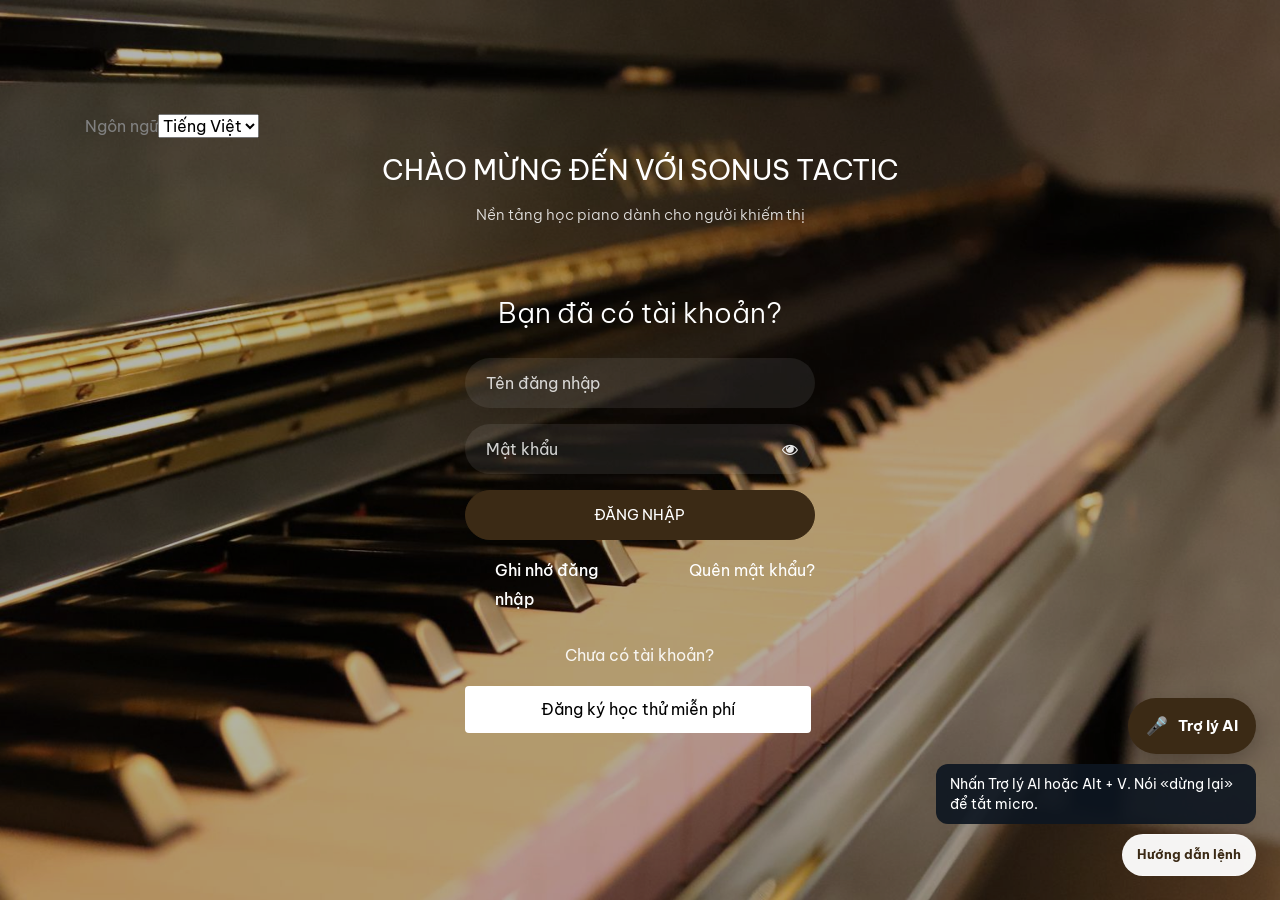
<file: login-form-20/index.html>
<!doctype html>
<html lang="vi">
  <head>
  	<title>SONUS TACTIC — Đăng nhập</title>
    <meta charset="utf-8">
    <meta name="viewport" content="width=device-width, initial-scale=1, shrink-to-fit=no">

	<link href="https://fonts.googleapis.com/css2?family=Be+Vietnam+Pro:wght@300;400;500;700&display=swap" rel="stylesheet">

	<link rel="stylesheet" href="https://stackpath.bootstrapcdn.com/font-awesome/4.7.0/css/font-awesome.min.css">
	
	<link rel="stylesheet" href="css/style.css">
	<link rel="stylesheet" href="css/voice-assistant.css">
	<script src="js/i18n.js"></script>
	<script>
		(function () {
			try {
				var lang = localStorage.getItem('sonus-lang');
				if (!lang || !window.SonusI18n || !window.SonusI18n.strings[lang]) {
					lang = 'vi';
				}
				document.documentElement.lang = lang;
			} catch (e) {}
		})();
	</script>

	</head>
	<body class="img js-fullheight" style="background-image: url(images/bg.jpg);" data-i18n-page-title="page.login.title">
	<section class="ftco-section">
		<div class="container">
			<div class="row justify-content-center">
				<div class="col-md-6 text-center mb-5">
					<h2 class="heading-section">CHÀO MỪNG ĐẾN VỚI SONUS TACTIC</h2>
					<p class="heading-subtitle">Nền tảng học piano dành cho người khiếm thị</p>
				</div>
			</div>
			<div class="row justify-content-center">
				<div class="col-md-6 col-lg-4">
					<div class="login-wrap p-0">
		      	<h3 class="mb-4 text-center">Bạn đã có tài khoản?</h3>
		      	<form action="#" class="signin-form" novalidate>
		      		<div class="form-group">
		      			<input type="text" id="username-field" name="username" class="form-control" placeholder="Tên đăng nhập" minlength="3" maxlength="30" autocomplete="username" required>
		      			<small class="form-error" id="username-error" aria-live="polite"></small>
		      		</div>
	            <div class="form-group">
	              <input id="password-field" type="password" name="password" class="form-control" placeholder="Mật khẩu" minlength="6" maxlength="50" autocomplete="current-password" required>
	              <span toggle="#password-field" class="fa fa-fw fa-eye field-icon toggle-password" aria-label="Hiện hoặc ẩn mật khẩu"></span>
	              <small class="form-error" id="password-error" aria-live="polite"></small>
	            </div>
	            <div class="form-group">
	            	<button type="submit" class="form-control btn btn-primary submit px-3">Đăng nhập</button>
	            </div>
	            <div class="form-group d-md-flex">
	            	<div class="w-50">
		            	<label class="checkbox-wrap checkbox-primary">Ghi nhớ đăng nhập
									  <input type="checkbox" checked>
									  <span class="checkmark"></span>
									</label>
								</div>
								<div class="w-50 text-md-right">
									<a href="#" style="color: #fff">Quên mật khẩu?</a>
								</div>
	            </div>
	          </form>
	          <p class="w-100 text-center">&mdash; Chưa có tài khoản? &mdash;</p>
	          <div class="social d-flex text-center">
	          	<a href="#" class="px-2 py-2 mr-md-1 rounded">Đăng ký học thử miễn phí</a>
	          </div>
		      </div>
				</div>
			</div>
		</div>
	</section>

	<script src="js/jquery.min.js"></script>
  <script src="js/popper.js"></script>
  <script src="js/bootstrap.min.js"></script>
  <script src="js/main.js"></script>
  <script src="js/lesson-courses.js"></script>
  <script src="js/voice-i18n.js"></script>
  <script src="js/language-switcher.js"></script>
  <script src="js/voice-lessons.js"></script>
  <script src="js/voice-assistant.js"></script>

	</body>
</html>
</file>
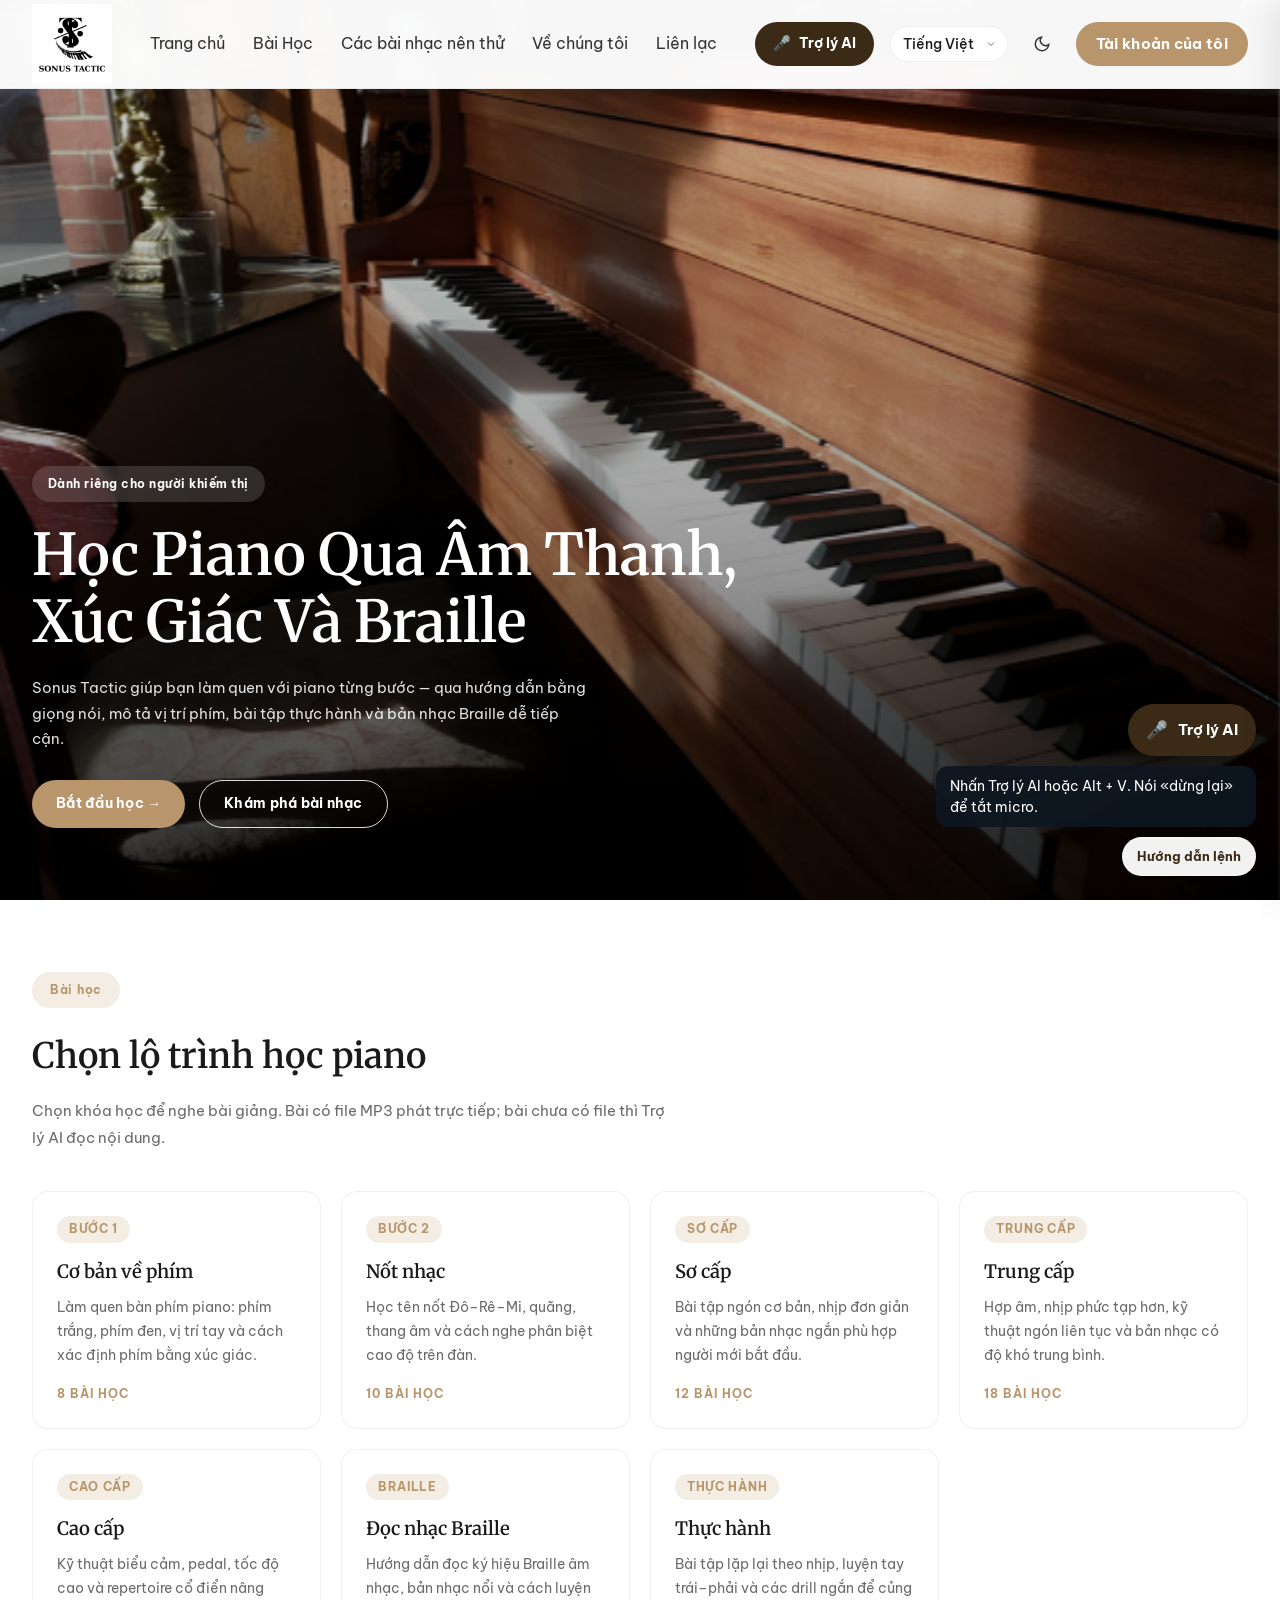
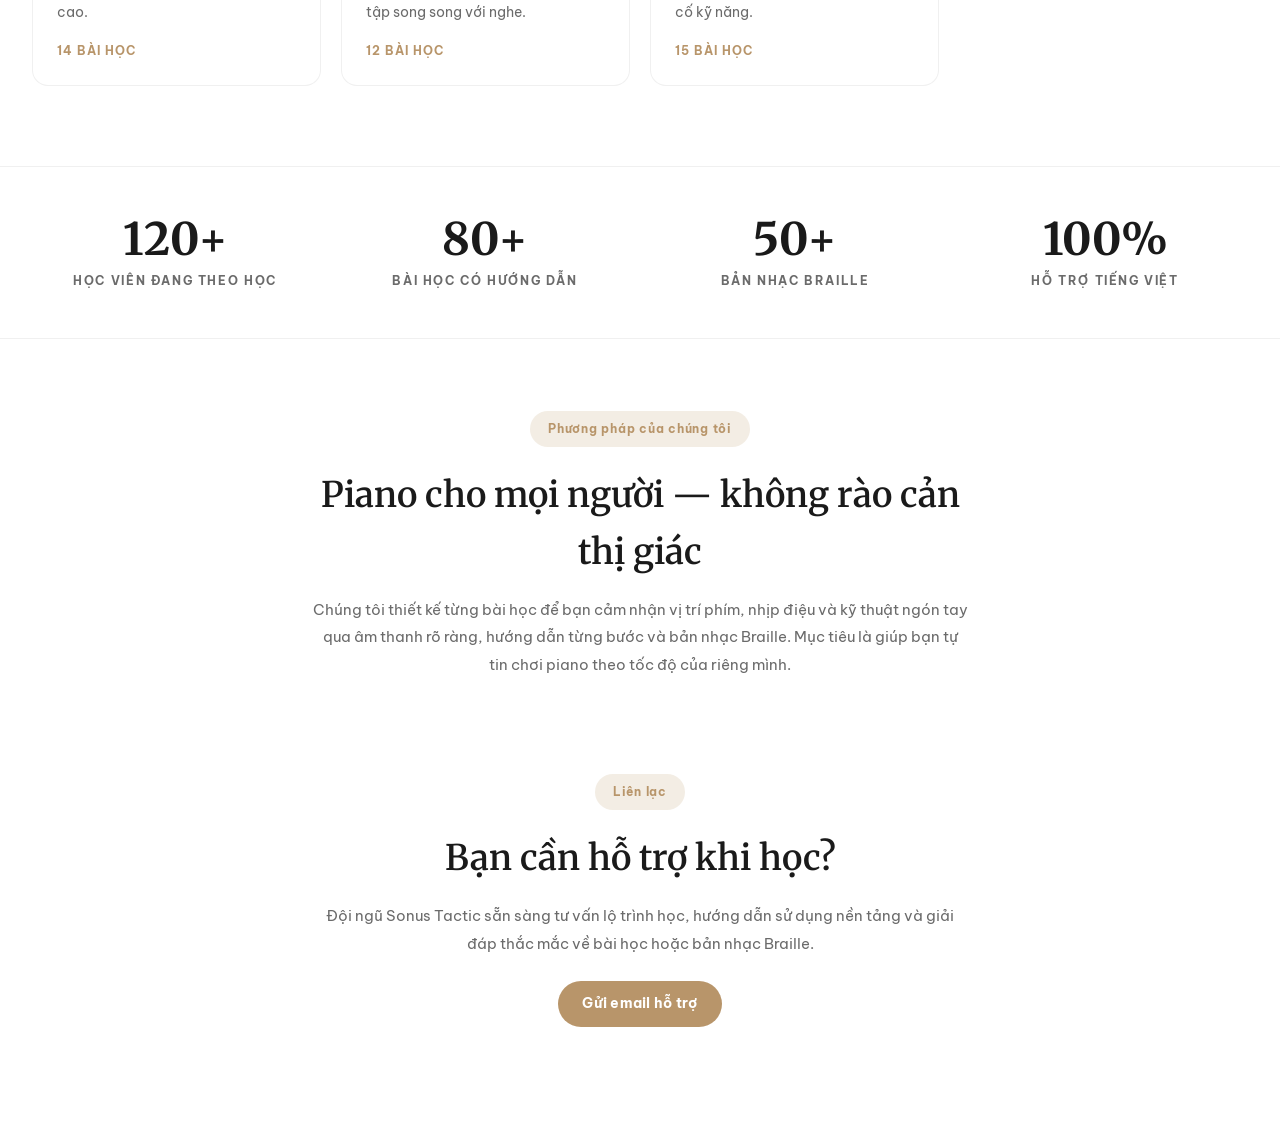
<file: login-form-20/home.html>
<!doctype html>
<html lang="vi">
<head>
  <title>SONUS TACTIC — Học piano cho người khiếm thị</title>
  <meta charset="utf-8">
  <meta name="viewport" content="width=device-width, initial-scale=1, shrink-to-fit=no">
  <link rel="preconnect" href="https://fonts.googleapis.com">
  <link rel="preconnect" href="https://fonts.gstatic.com" crossorigin>
  <link href="https://fonts.googleapis.com/css2?family=Be+Vietnam+Pro:wght@300;400;500;700&family=Merriweather:wght@400;700&display=swap" rel="stylesheet">
  <link rel="stylesheet" href="css/home.css">
  <link rel="stylesheet" href="css/account-panel.css">
  <link rel="stylesheet" href="css/voice-assistant.css">
  <script src="js/i18n.js"></script>
  <script>
    (function () {
      try {
        if (localStorage.getItem('sonus-theme') === 'dark') {
          document.documentElement.setAttribute('data-theme', 'dark');
        }
        var lang = localStorage.getItem('sonus-lang');
        if (!lang || !window.SonusI18n || !window.SonusI18n.strings[lang]) {
          lang = 'vi';
        }
        document.documentElement.lang = lang;
      } catch (e) {}
    })();
  </script>
</head>
<body data-i18n-page-title="page.home.title">
  <header class="site-header">
    <div class="header-inner">
      <a href="home.html" class="logo">
        <img src="images/logo.png" alt="SONUS TACTIC" class="logo-img" data-logo-light="images/logo.png" data-logo-dark="images/logo-dark.png">
      </a>

      <nav class="main-nav" aria-label="Điều hướng chính" data-i18n-aria="nav.mainLabel">
        <a href="home.html" data-i18n="nav.home">Trang chủ</a>
        <div class="nav-item nav-item--lessons">
          <a
            href="#bai-hoc"
            class="nav-lessons-trigger"
            id="nav-lessons-trigger"
            aria-haspopup="true"
            aria-expanded="false"
            aria-controls="lesson-nav-menu"`
            data-i18n="nav.lessons">
            Bài Học
          </a>
          <ul class="lesson-nav-menu" id="lesson-nav-menu" role="menu" aria-label="Danh mục bài học" data-i18n-aria="nav.lessonsMenuLabel" hidden>
            <li role="none"><a role="menuitem" href="lessons/co-ban-phim.html" tabindex="-1" data-i18n="course.co-ban-phim.title">Cơ bản về phím</a></li>
            <li role="none"><a role="menuitem" href="lessons/not-nhac.html" tabindex="-1" data-i18n="course.not-nhac.title">Nốt nhạc</a></li>
            <li role="none"><a role="menuitem" href="lessons/so-cap.html" tabindex="-1" data-i18n="course.so-cap.title">Sơ cấp</a></li>
            <li role="none"><a role="menuitem" href="lessons/trung-cap.html" tabindex="-1" data-i18n="course.trung-cap.title">Trung cấp</a></li>
            <li role="none"><a role="menuitem" href="lessons/cao-cap.html" tabindex="-1" data-i18n="course.cao-cap.title">Cao cấp</a></li>
            <li role="none"><a role="menuitem" href="lessons/braille.html" tabindex="-1" data-i18n="course.braille.title">Braille</a></li>
            <li role="none"><a role="menuitem" href="lessons/thuc-hanh.html" tabindex="-1" data-i18n="course.thuc-hanh.title">Thực hành</a></li>
          </ul>
        </div>
        <a href="#bai-nhac" data-i18n="nav.music">Các bài nhạc nên thử</a>
        <a href="#ve-chung-toi" data-i18n="nav.about">Về chúng tôi</a>
        <a href="#lien-lac" data-i18n="nav.contact">Liên lạc</a>
      </nav>

      <div class="header-actions">
        <button type="button" class="btn-ai-header ai-assistant-trigger" aria-pressed="false" data-i18n-aria="nav.aiLabel" aria-label="Mở trợ lý AI giọng nói">
          <span aria-hidden="true">🎤</span> <span data-i18n="nav.ai">Trợ lý AI</span>
        </button>
        <button type="button" class="theme-toggle" data-i18n-aria="nav.themeLabel" aria-label="Chuyển giao diện sáng hoặc tối">
          <svg class="icon-moon" width="18" height="18" viewBox="0 0 24 24" fill="none" stroke="currentColor" stroke-width="2" aria-hidden="true">
            <path d="M21 12.79A9 9 0 1 1 11.21 3 7 7 0 0 0 21 12.79z"></path>
          </svg>
          <svg class="icon-sun" width="18" height="18" viewBox="0 0 24 24" fill="none" stroke="currentColor" stroke-width="2" aria-hidden="true">
            <circle cx="12" cy="12" r="5"></circle>
            <line x1="12" y1="1" x2="12" y2="3"></line>
            <line x1="12" y1="21" x2="12" y2="23"></line>
            <line x1="4.22" y1="4.22" x2="5.64" y2="5.64"></line>
            <line x1="18.36" y1="18.36" x2="19.78" y2="19.78"></line>
            <line x1="1" y1="12" x2="3" y2="12"></line>
            <line x1="21" y1="12" x2="23" y2="12"></line>
            <line x1="4.22" y1="19.78" x2="5.64" y2="18.36"></line>
            <line x1="18.36" y1="5.64" x2="19.78" y2="4.22"></line>
          </svg>
        </button>
        <button type="button" class="btn btn-gold btn-sm js-account-open" data-i18n="nav.account" data-i18n-aria="account.openLabel" aria-haspopup="dialog" aria-controls="account-panel">Tài khoản của tôi</button>
        <button type="button" class="menu-toggle" data-i18n-aria="nav.menuLabel" aria-label="Mở menu" aria-expanded="false">
          <span></span>
          <span></span>
          <span></span>
        </button>
      </div>
    </div>
  </header>

  <main>
    <section class="hero">
      <picture class="hero-media">
        <img
          src="images/hero.png"
          alt="Bàn phím đàn piano trong ánh nắng, minh họa cho khóa học piano Sonus Tactic"
          class="hero-bg"
          data-i18n-alt="hero.imgAlt"
          fetchpriority="high"
          decoding="async"
          width="736"
          height="414">
      </picture>
      <div class="hero-overlay"></div>
      <div class="hero-content">
        <span class="hero-badge" data-i18n="hero.badge">
          <svg width="14" height="14" viewBox="0 0 24 24" fill="none" stroke="currentColor" stroke-width="2" aria-hidden="true">
            <path d="M9 18V5l12-2v13"></path>
            <circle cx="6" cy="18" r="3"></circle>
            <circle cx="18" cy="16" r="3"></circle>
          </svg>
          Dành riêng cho người khiếm thị
        </span>

        <h1 data-i18n="hero.title">Học Piano Qua Âm Thanh, Xúc Giác Và Braille</h1>
        <p class="hero-desc" data-i18n="hero.desc">Sonus Tactic giúp bạn làm quen với piano từng bước — qua hướng dẫn bằng giọng nói, mô tả vị trí phím, bài tập thực hành và bản nhạc Braille dễ tiếp cận.</p>

        <div class="hero-actions" id="bai-nhac">
          <a href="#bai-hoc" class="btn btn-gold" data-i18n="hero.cta1">Bắt đầu học &rarr;</a>
          <a href="#bai-nhac" class="btn btn-outline" data-i18n="hero.cta2">Khám phá bài nhạc</a>
        </div>
      </div>
    </section>

    <section class="lessons" id="bai-hoc" aria-labelledby="lessons-heading">
      <div class="lessons-inner">
        <header class="lessons-header">
          <span class="section-tag" data-i18n="lessons.tag">Bài học</span>
          <h2 id="lessons-heading" data-i18n="lessons.title">Chọn lộ trình học piano</h2>
          <p class="lessons-intro" data-i18n="lessons.intro">
            Chọn khóa học để nghe bài giảng. Bài có file MP3 phát trực tiếp; bài chưa có file thì Trợ lý AI đọc nội dung.
          </p>
        </header>

        <ul class="lesson-list" role="list" data-i18n-aria="lessons.listLabel" aria-label="Danh sách lộ trình bài học">
          <li class="lesson-list__item" id="bai-hoc-co-ban-phim">
            <a href="lessons/co-ban-phim.html#nghe-bai-giang" class="lesson-card">
              <span class="lesson-card__step" data-i18n="course.co-ban-phim.step">Bước 1</span>
              <h3 class="lesson-card__title" data-i18n="course.co-ban-phim.title">Cơ bản về phím</h3>
              <p class="lesson-card__desc" data-i18n="course.co-ban-phim.desc">Làm quen bàn phím piano: phím trắng, phím đen, vị trí tay và cách xác định phím bằng xúc giác.</p>
              <span class="lesson-card__meta" data-i18n="lessons.meta" data-i18n-count="8">8 bài học</span>
            </a>
          </li>
          <li class="lesson-list__item" id="bai-hoc-not">
            <a href="lessons/not-nhac.html#nghe-bai-giang" class="lesson-card">
              <span class="lesson-card__step" data-i18n="course.not-nhac.step">Bước 2</span>
              <h3 class="lesson-card__title" data-i18n="course.not-nhac.title">Nốt nhạc</h3>
              <p class="lesson-card__desc" data-i18n="course.not-nhac.desc">Học tên nốt Đô–Rê–Mi, quãng, thang âm và cách nghe phân biệt cao độ trên đàn.</p>
              <span class="lesson-card__meta" data-i18n="lessons.meta" data-i18n-count="10">10 bài học</span>
            </a>
          </li>
          <li class="lesson-list__item" id="bai-hoc-so-cap">
            <a href="lessons/so-cap.html#nghe-bai-giang" class="lesson-card">
              <span class="lesson-card__step" data-i18n="course.so-cap.step">Sơ cấp</span>
              <h3 class="lesson-card__title" data-i18n="course.so-cap.title">Sơ cấp</h3>
              <p class="lesson-card__desc" data-i18n="course.so-cap.desc">Bài tập ngón cơ bản, nhịp đơn giản và những bản nhạc ngắn phù hợp người mới bắt đầu.</p>
              <span class="lesson-card__meta" data-i18n="lessons.meta" data-i18n-count="12">12 bài học</span>
            </a>
          </li>
          <li class="lesson-list__item" id="bai-hoc-trung-cap">
            <a href="lessons/trung-cap.html#nghe-bai-giang" class="lesson-card">
              <span class="lesson-card__step" data-i18n="course.trung-cap.step">Trung cấp</span>
              <h3 class="lesson-card__title" data-i18n="course.trung-cap.title">Trung cấp</h3>
              <p class="lesson-card__desc" data-i18n="course.trung-cap.desc">Hợp âm, nhịp phức tạp hơn, kỹ thuật ngón liên tục và bản nhạc có độ khó trung bình.</p>
              <span class="lesson-card__meta" data-i18n="lessons.meta" data-i18n-count="18">18 bài học</span>
            </a>
          </li>
          <li class="lesson-list__item" id="bai-hoc-cao-cap">
            <a href="lessons/cao-cap.html#nghe-bai-giang" class="lesson-card">
              <span class="lesson-card__step" data-i18n="course.cao-cap.step">Cao cấp</span>
              <h3 class="lesson-card__title" data-i18n="course.cao-cap.title">Cao cấp</h3>
              <p class="lesson-card__desc" data-i18n="course.cao-cap.desc">Kỹ thuật biểu cảm, pedal, tốc độ cao và repertoire cổ điển nâng cao.</p>
              <span class="lesson-card__meta" data-i18n="lessons.meta" data-i18n-count="14">14 bài học</span>
            </a>
          </li>
          <li class="lesson-list__item" id="bai-hoc-braille">
            <a href="lessons/braille.html#nghe-bai-giang" class="lesson-card">
              <span class="lesson-card__step" data-i18n="course.braille.step">Braille</span>
              <h3 class="lesson-card__title" data-i18n="course.braille.title">Đọc nhạc Braille</h3>
              <p class="lesson-card__desc" data-i18n="course.braille.desc">Hướng dẫn đọc ký hiệu Braille âm nhạc, bản nhạc nổi và cách luyện tập song song với nghe.</p>
              <span class="lesson-card__meta" data-i18n="lessons.meta" data-i18n-count="12">12 bài học</span>
            </a>
          </li>
          <li class="lesson-list__item" id="bai-hoc-thuc-hanh">
            <a href="lessons/thuc-hanh.html#nghe-bai-giang" class="lesson-card">
              <span class="lesson-card__step" data-i18n="course.thuc-hanh.step">Thực hành</span>
              <h3 class="lesson-card__title" data-i18n="course.thuc-hanh.title">Thực hành</h3>
              <p class="lesson-card__desc" data-i18n="course.thuc-hanh.desc">Bài tập lặp lại theo nhịp, luyện tay trái–phải và các drill ngắn để củng cố kỹ năng.</p>
              <span class="lesson-card__meta" data-i18n="lessons.meta" data-i18n-count="15">15 bài học</span>
            </a>
          </li>
        </ul>
      </div>
    </section>

    <section class="stats">
      <div class="stats-inner">
        <div class="stat-item">
          <strong>120+</strong>
          <span data-i18n="stats.students">Học viên đang theo học</span>
        </div>
        <div class="stat-item">
          <strong>80+</strong>
          <span data-i18n="stats.lessons">Bài học có hướng dẫn</span>
        </div>
        <div class="stat-item">
          <strong>50+</strong>
          <span data-i18n="stats.braille">Bản nhạc Braille</span>
        </div>
        <div class="stat-item">
          <strong>100%</strong>
          <span data-i18n="stats.vietnamese">Hỗ trợ tiếng Việt</span>
        </div>
      </div>
    </section>

    <section class="expertise" id="ve-chung-toi">
      <span class="section-tag" data-i18n="about.tag">Phương pháp của chúng tôi</span>
      <h2 data-i18n="about.title">Piano cho mọi người — không rào cản thị giác</h2>
      <p data-i18n="about.desc">Chúng tôi thiết kế từng bài học để bạn cảm nhận vị trí phím, nhịp điệu và kỹ thuật ngón tay qua âm thanh rõ ràng, hướng dẫn từng bước và bản nhạc Braille. Mục tiêu là giúp bạn tự tin chơi piano theo tốc độ của riêng mình.</p>
    </section>

    <section class="contact" id="lien-lac">
      <span class="section-tag" data-i18n="contact.tag">Liên lạc</span>
      <h2 data-i18n="contact.title">Bạn cần hỗ trợ khi học?</h2>
      <p data-i18n="contact.desc">Đội ngũ Sonus Tactic sẵn sàng tư vấn lộ trình học, hướng dẫn sử dụng nền tảng và giải đáp thắc mắc về bài học hoặc bản nhạc Braille.</p>
      <a href="mailto:contact@sonustactic.vn" class="btn btn-gold" data-i18n="contact.cta">Gửi email hỗ trợ</a>
    </section>
  </main>

  <script src="js/lesson-courses.js"></script>
  <script src="js/voice-i18n.js"></script>
  <script src="js/language-switcher.js"></script>
  <script src="js/account-panel.js"></script>
  <script src="js/home.js"></script>
  <script src="js/voice-lessons.js"></script>
  <script src="js/voice-assistant.js"></script>
</body>
</html>
</file>
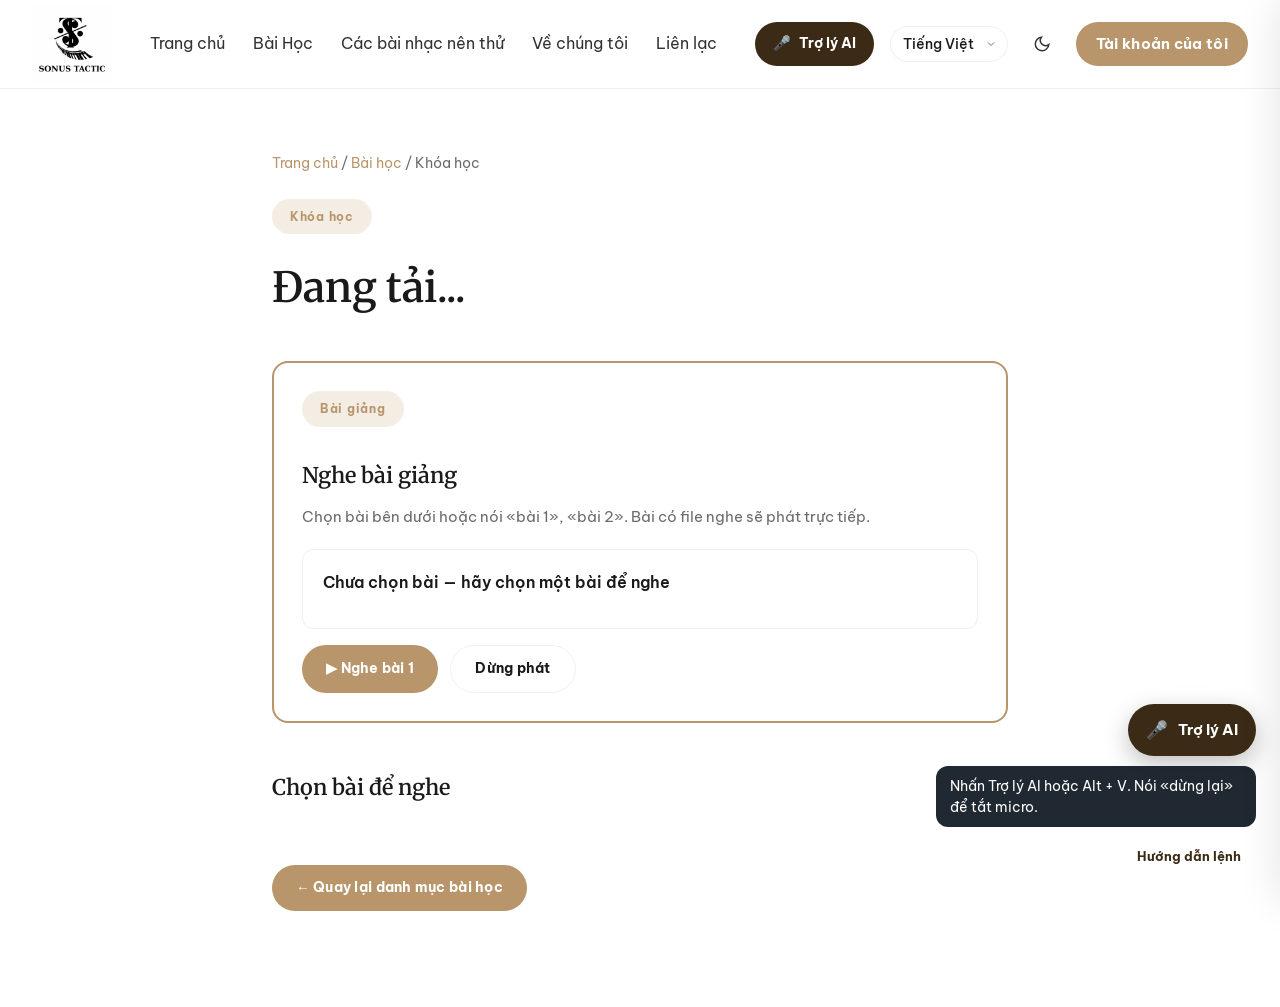
<file: login-form-20/lessons/_template.html>
<!doctype html>
<html lang="vi" data-course-id="COURSE_ID">
<head>
  <title>Khoa hoc — SONUS TACTIC</title>
  <meta charset="utf-8">
  <meta name="viewport" content="width=device-width, initial-scale=1, shrink-to-fit=no">
  <link rel="preconnect" href="https://fonts.googleapis.com">
  <link rel="preconnect" href="https://fonts.gstatic.com" crossorigin>
  <link href="https://fonts.googleapis.com/css2?family=Be+Vietnam+Pro:wght@300;400;500;700&family=Merriweather:wght@400;700&display=swap" rel="stylesheet">
  <link rel="stylesheet" href="../css/home.css">
  <link rel="stylesheet" href="../css/course.css">
  <link rel="stylesheet" href="../css/account-panel.css">
  <link rel="stylesheet" href="../css/voice-assistant.css">
  <script src="../js/i18n.js"></script>
  <script>
    (function () {
      try {
        if (localStorage.getItem('sonus-theme') === 'dark') {
          document.documentElement.setAttribute('data-theme', 'dark');
        }
        var lang = localStorage.getItem('sonus-lang');
        if (!lang || !window.SonusI18n || !window.SonusI18n.strings[lang]) {
          lang = 'vi';
        }
        document.documentElement.lang = lang;
      } catch (e) {}
    })();
  </script>
</head>
<body>
  <header class="site-header">
    <div class="header-inner">
      <a href="../home.html" class="logo">
        <img src="../images/logo.png" alt="SONUS TACTIC" class="logo-img" data-logo-light="../images/logo.png" data-logo-dark="../images/logo-dark.png">
      </a>

      <nav class="main-nav" aria-label="Điều hướng chính" data-i18n-aria="nav.mainLabel">
        <a href="../home.html" data-i18n="nav.home">Trang chủ</a>
        <a href="../home.html#bai-hoc" data-i18n="nav.lessons">Bài Học</a>
        <a href="../home.html#bai-nhac" data-i18n="nav.music">Các bài nhạc nên thử</a>
        <a href="../home.html#ve-chung-toi" data-i18n="nav.about">Về chúng tôi</a>
        <a href="../home.html#lien-lac" data-i18n="nav.contact">Liên lạc</a>
      </nav>

      <div class="header-actions">
        <button type="button" class="btn-ai-header ai-assistant-trigger" aria-pressed="false" data-i18n-aria="nav.aiLabel" aria-label="Mở trợ lý AI giọng nói">
          <span aria-hidden="true">🎤</span> <span data-i18n="nav.ai">Trợ lý AI</span>
        </button>
        <button type="button" class="theme-toggle" data-i18n-aria="nav.themeLabel" aria-label="Chuyển giao diện sáng hoặc tối">
          <svg class="icon-moon" width="18" height="18" viewBox="0 0 24 24" fill="none" stroke="currentColor" stroke-width="2" aria-hidden="true">
            <path d="M21 12.79A9 9 0 1 1 11.21 3 7 7 0 0 0 21 12.79z"></path>
          </svg>
          <svg class="icon-sun" width="18" height="18" viewBox="0 0 24 24" fill="none" stroke="currentColor" stroke-width="2" aria-hidden="true">
            <circle cx="12" cy="12" r="5"></circle>
            <line x1="12" y1="1" x2="12" y2="3"></line>
            <line x1="12" y1="21" x2="12" y2="23"></line>
            <line x1="4.22" y1="4.22" x2="5.64" y2="5.64"></line>
            <line x1="18.36" y1="18.36" x2="19.78" y2="19.78"></line>
            <line x1="1" y1="12" x2="3" y2="12"></line>
            <line x1="21" y1="12" x2="23" y2="12"></line>
            <line x1="4.22" y1="19.78" x2="5.64" y2="18.36"></line>
            <line x1="18.36" y1="5.64" x2="19.78" y2="4.22"></line>
          </svg>
        </button>
        <button type="button" class="btn btn-gold btn-sm js-account-open" data-i18n="nav.account" data-i18n-aria="account.openLabel" aria-haspopup="dialog" aria-controls="account-panel">Tài khoản của tôi</button>
        <button type="button" class="menu-toggle" data-i18n-aria="nav.menuLabel" aria-label="Mở menu" aria-expanded="false">
          <span></span>
          <span></span>
          <span></span>
        </button>
      </div>
    </div>
  </header>

  <main class="course-page">
    <div class="course-inner">
      <nav class="course-breadcrumb" aria-label="Breadcrumb" data-i18n-aria="course.breadcrumbLabel">
        <a href="../home.html" data-i18n="nav.home">Trang chủ</a>
        <span aria-hidden="true"> / </span>
        <a href="../home.html#bai-hoc" data-i18n="course.breadcrumbLessons">Bài học</a>
        <span aria-hidden="true"> / </span>
        <span id="course-step">Khóa học</span>
      </nav>

      <header class="course-header">
        <span class="section-tag" id="course-step-badge">Khóa học</span>
        <h1 id="course-title" data-i18n="course.loading">Đang tải...</h1>
        <p class="course-intro" id="course-intro"></p>
        <p class="course-meta" id="course-meta"></p>
      </header>

      <section class="course-audio-hub" id="nghe-bai-giang" aria-labelledby="audio-hub-heading">
        <span class="section-tag" data-i18n="course.lessonsTag">Bài giảng</span>
        <h2 id="audio-hub-heading" data-i18n="course.listenTitle">Nghe bài giảng</h2>
        <p class="audio-hub-desc" id="audio-hub-desc" data-i18n="course.listenDesc">
          Chọn bài bên dưới hoặc nói «bài 1», «bài 2». Bài có file nghe sẽ phát trực tiếp.
        </p>

        <div class="lesson-chat-panel" id="lesson-chat-panel" aria-live="polite" aria-atomic="true">
          <p class="lesson-chat-label" id="now-playing-label" data-i18n="course.notSelected">Chưa chọn bài — hãy chọn một bài để nghe</p>
          <audio id="main-course-audio" class="main-course-audio" controls preload="none"
            data-i18n-aria="course.audioLabel" aria-label="Trình phát bài giảng"></audio>
          <div class="lesson-chat-text" id="lesson-chat-text"></div>
        </div>

        <div class="audio-hub-actions">
          <button type="button" class="btn btn-gold" id="play-first-lesson" data-i18n="course.playFirst">
            ▶ Nghe bài 1
          </button>
          <button type="button" class="btn btn-outline-dark" id="stop-course-audio" data-i18n="course.stop">
            Dừng phát
          </button>
        </div>
      </section>

      <section class="course-lessons" aria-labelledby="course-lessons-heading">
        <h2 id="course-lessons-heading" data-i18n="course.pickLesson">Chọn bài để nghe</h2>
        <ul class="course-lesson-list" id="course-lesson-list" role="list"></ul>
      </section>

      <p class="course-back">
        <a href="../home.html#bai-hoc" class="btn btn-gold" data-i18n="course.back">&larr; Quay lại danh mục bài học</a>
      </p>
    </div>
  </main>

  <script src="../js/lesson-courses.js"></script>
  <script src="../js/lesson-content.js"></script>
  <script src="../js/voice-i18n.js"></script>
  <script src="../js/language-switcher.js"></script>
  <script src="../js/account-panel.js"></script>
  <script src="../js/home.js"></script>
  <script src="../js/course-page.js"></script>
  <script src="../js/voice-lessons.js"></script>
  <script src="../js/voice-assistant.js"></script>
</body>
</html>
</file>
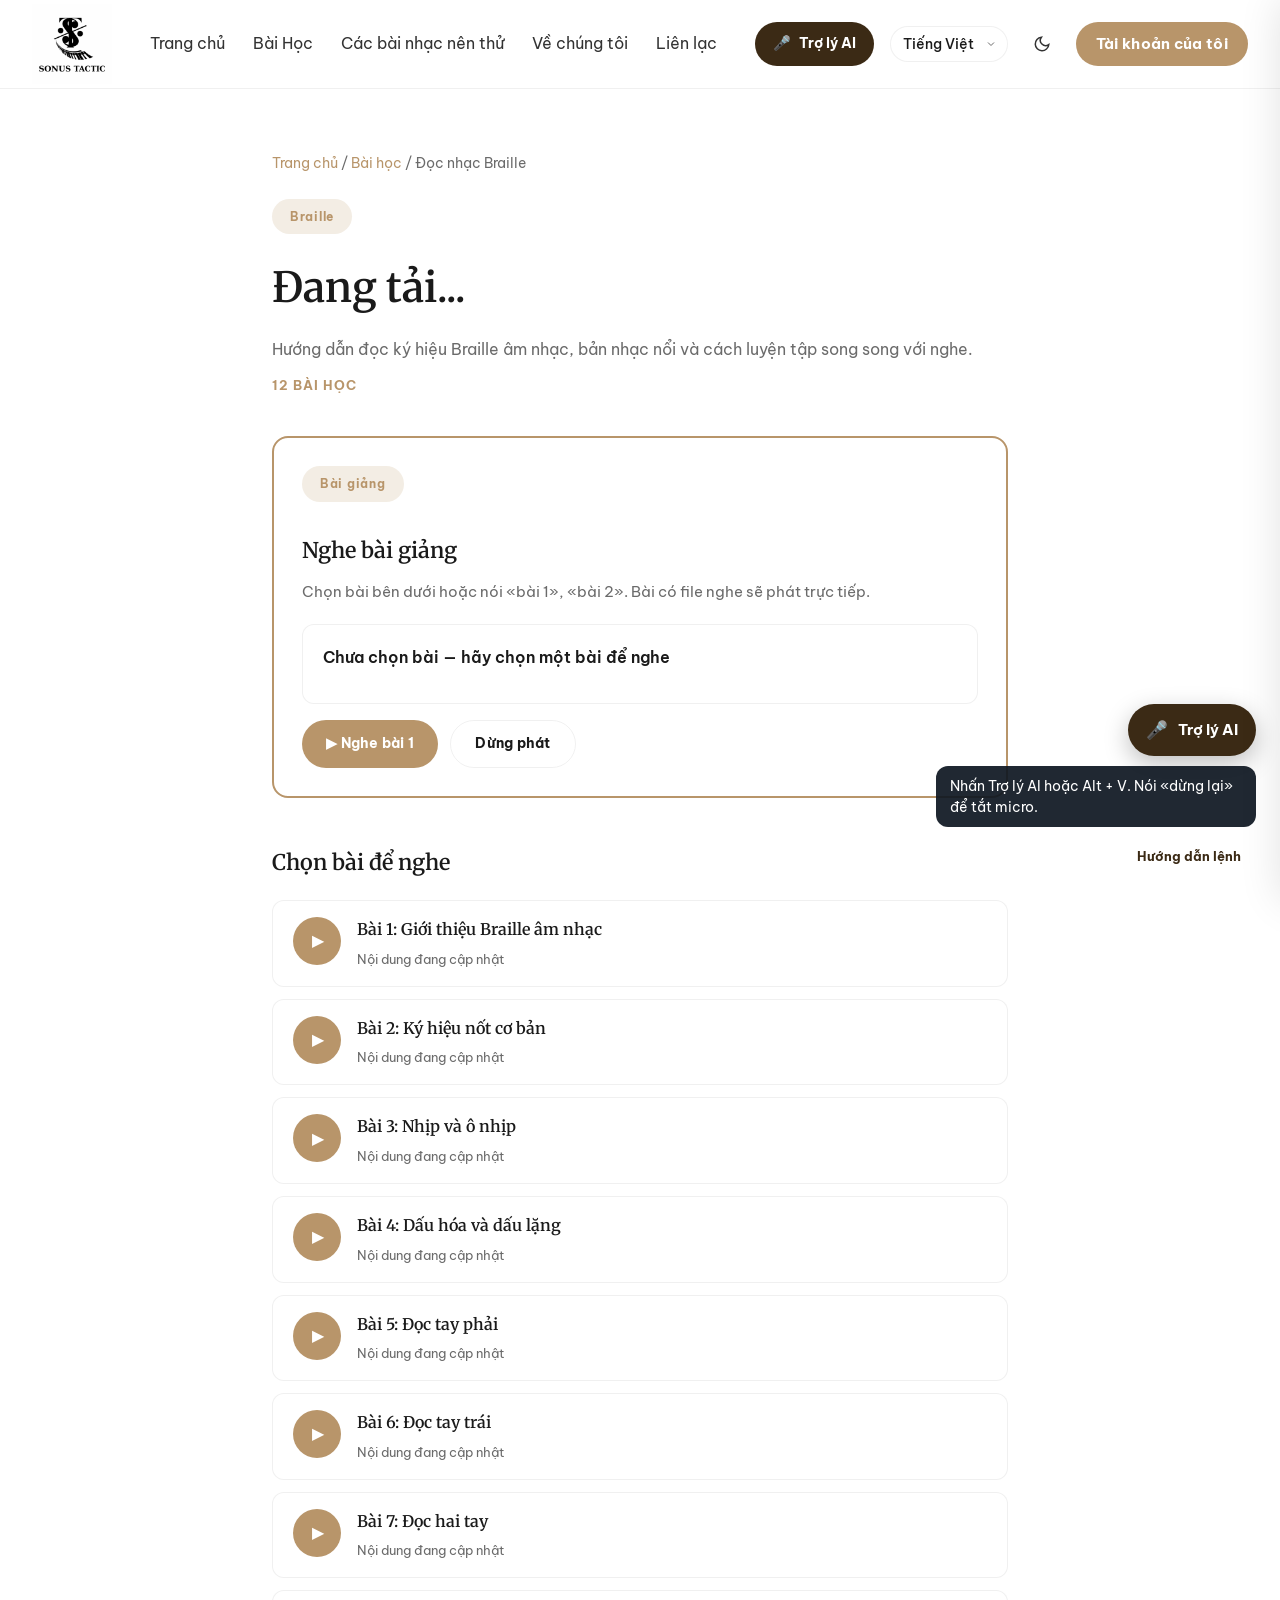
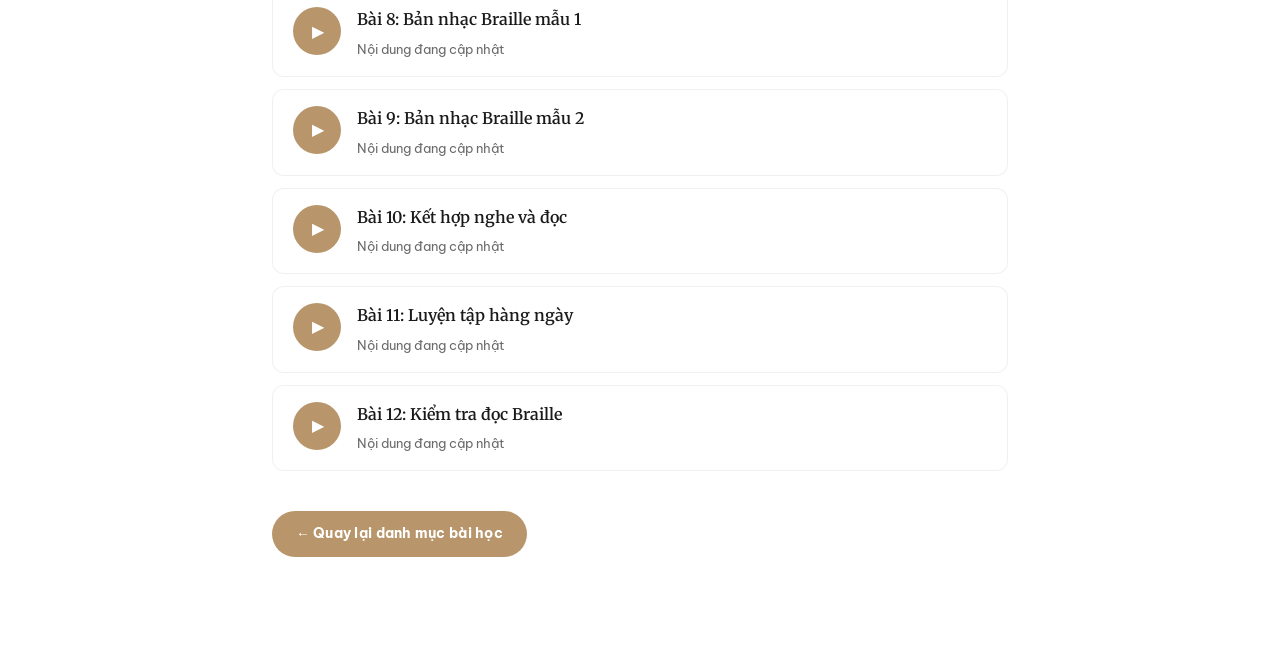
<file: login-form-20/lessons/braille.html>
<!doctype html>
<html lang="vi" data-course-id="braille">
<head>
  <title>Khoa hoc — SONUS TACTIC</title>
  <meta charset="utf-8">
  <meta name="viewport" content="width=device-width, initial-scale=1, shrink-to-fit=no">
  <link rel="preconnect" href="https://fonts.googleapis.com">
  <link rel="preconnect" href="https://fonts.gstatic.com" crossorigin>
  <link href="https://fonts.googleapis.com/css2?family=Be+Vietnam+Pro:wght@300;400;500;700&family=Merriweather:wght@400;700&display=swap" rel="stylesheet">
  <link rel="stylesheet" href="../css/home.css">
  <link rel="stylesheet" href="../css/course.css">
  <link rel="stylesheet" href="../css/account-panel.css">
  <link rel="stylesheet" href="../css/voice-assistant.css">
  <script src="../js/i18n.js"></script>
  <script>
    (function () {
      try {
        if (localStorage.getItem('sonus-theme') === 'dark') {
          document.documentElement.setAttribute('data-theme', 'dark');
        }
        var lang = localStorage.getItem('sonus-lang');
        if (!lang || !window.SonusI18n || !window.SonusI18n.strings[lang]) {
          lang = 'vi';
        }
        document.documentElement.lang = lang;
      } catch (e) {}
    })();
  </script>
</head>
<body>
  <header class="site-header">
    <div class="header-inner">
      <a href="../home.html" class="logo">
        <img src="../images/logo.png" alt="SONUS TACTIC" class="logo-img" data-logo-light="../images/logo.png" data-logo-dark="../images/logo-dark.png">
      </a>

      <nav class="main-nav" aria-label="Điều hướng chính" data-i18n-aria="nav.mainLabel">
        <a href="../home.html" data-i18n="nav.home">Trang chủ</a>
        <a href="../home.html#bai-hoc" data-i18n="nav.lessons">Bài Học</a>
        <a href="../home.html#bai-nhac" data-i18n="nav.music">Các bài nhạc nên thử</a>
        <a href="../home.html#ve-chung-toi" data-i18n="nav.about">Về chúng tôi</a>
        <a href="../home.html#lien-lac" data-i18n="nav.contact">Liên lạc</a>
      </nav>

      <div class="header-actions">
        <button type="button" class="btn-ai-header ai-assistant-trigger" aria-pressed="false" data-i18n-aria="nav.aiLabel" aria-label="Mở trợ lý AI giọng nói">
          <span aria-hidden="true">🎤</span> <span data-i18n="nav.ai">Trợ lý AI</span>
        </button>
        <button type="button" class="theme-toggle" data-i18n-aria="nav.themeLabel" aria-label="Chuyển giao diện sáng hoặc tối">
          <svg class="icon-moon" width="18" height="18" viewBox="0 0 24 24" fill="none" stroke="currentColor" stroke-width="2" aria-hidden="true">
            <path d="M21 12.79A9 9 0 1 1 11.21 3 7 7 0 0 0 21 12.79z"></path>
          </svg>
          <svg class="icon-sun" width="18" height="18" viewBox="0 0 24 24" fill="none" stroke="currentColor" stroke-width="2" aria-hidden="true">
            <circle cx="12" cy="12" r="5"></circle>
            <line x1="12" y1="1" x2="12" y2="3"></line>
            <line x1="12" y1="21" x2="12" y2="23"></line>
            <line x1="4.22" y1="4.22" x2="5.64" y2="5.64"></line>
            <line x1="18.36" y1="18.36" x2="19.78" y2="19.78"></line>
            <line x1="1" y1="12" x2="3" y2="12"></line>
            <line x1="21" y1="12" x2="23" y2="12"></line>
            <line x1="4.22" y1="19.78" x2="5.64" y2="18.36"></line>
            <line x1="18.36" y1="5.64" x2="19.78" y2="4.22"></line>
          </svg>
        </button>
        <button type="button" class="btn btn-gold btn-sm js-account-open" data-i18n="nav.account" data-i18n-aria="account.openLabel" aria-haspopup="dialog" aria-controls="account-panel">Tài khoản của tôi</button>
        <button type="button" class="menu-toggle" data-i18n-aria="nav.menuLabel" aria-label="Mở menu" aria-expanded="false">
          <span></span>
          <span></span>
          <span></span>
        </button>
      </div>
    </div>
  </header>

  <main class="course-page">
    <div class="course-inner">
      <nav class="course-breadcrumb" aria-label="Breadcrumb" data-i18n-aria="course.breadcrumbLabel">
        <a href="../home.html" data-i18n="nav.home">Trang chủ</a>
        <span aria-hidden="true"> / </span>
        <a href="../home.html#bai-hoc" data-i18n="course.breadcrumbLessons">Bài học</a>
        <span aria-hidden="true"> / </span>
        <span id="course-step">Khóa học</span>
      </nav>

      <header class="course-header">
        <span class="section-tag" id="course-step-badge">Khóa học</span>
        <h1 id="course-title" data-i18n="course.loading">Đang tải...</h1>
        <p class="course-intro" id="course-intro"></p>
        <p class="course-meta" id="course-meta"></p>
      </header>

      <section class="course-audio-hub" id="nghe-bai-giang" aria-labelledby="audio-hub-heading">
        <span class="section-tag" data-i18n="course.lessonsTag">Bài giảng</span>
        <h2 id="audio-hub-heading" data-i18n="course.listenTitle">Nghe bài giảng</h2>
        <p class="audio-hub-desc" id="audio-hub-desc" data-i18n="course.listenDesc">
          Chọn bài bên dưới hoặc nói «bài 1», «bài 2». Bài có file nghe sẽ phát trực tiếp.
        </p>

        <div class="lesson-chat-panel" id="lesson-chat-panel" aria-live="polite" aria-atomic="true">
          <p class="lesson-chat-label" id="now-playing-label" data-i18n="course.notSelected">Chưa chọn bài — hãy chọn một bài để nghe</p>
          <audio id="main-course-audio" class="main-course-audio" controls preload="none"
            data-i18n-aria="course.audioLabel" aria-label="Trình phát bài giảng"></audio>
          <div class="lesson-chat-text" id="lesson-chat-text"></div>
        </div>

        <div class="audio-hub-actions">
          <button type="button" class="btn btn-gold" id="play-first-lesson" data-i18n="course.playFirst">
            ▶ Nghe bài 1
          </button>
          <button type="button" class="btn btn-outline-dark" id="stop-course-audio" data-i18n="course.stop">
            Dừng phát
          </button>
        </div>
      </section>

      <section class="course-lessons" aria-labelledby="course-lessons-heading">
        <h2 id="course-lessons-heading" data-i18n="course.pickLesson">Chọn bài để nghe</h2>
        <ul class="course-lesson-list" id="course-lesson-list" role="list"></ul>
      </section>

      <p class="course-back">
        <a href="../home.html#bai-hoc" class="btn btn-gold" data-i18n="course.back">&larr; Quay lại danh mục bài học</a>
      </p>
    </div>
  </main>

  <script src="../js/lesson-courses.js"></script>
  <script src="../js/lesson-content.js"></script>
  <script src="../js/voice-i18n.js"></script>
  <script src="../js/language-switcher.js"></script>
  <script src="../js/account-panel.js"></script>
  <script src="../js/home.js"></script>
  <script src="../js/course-page.js"></script>
  <script src="../js/voice-lessons.js"></script>
  <script src="../js/voice-assistant.js"></script>
</body>
</html>
</file>
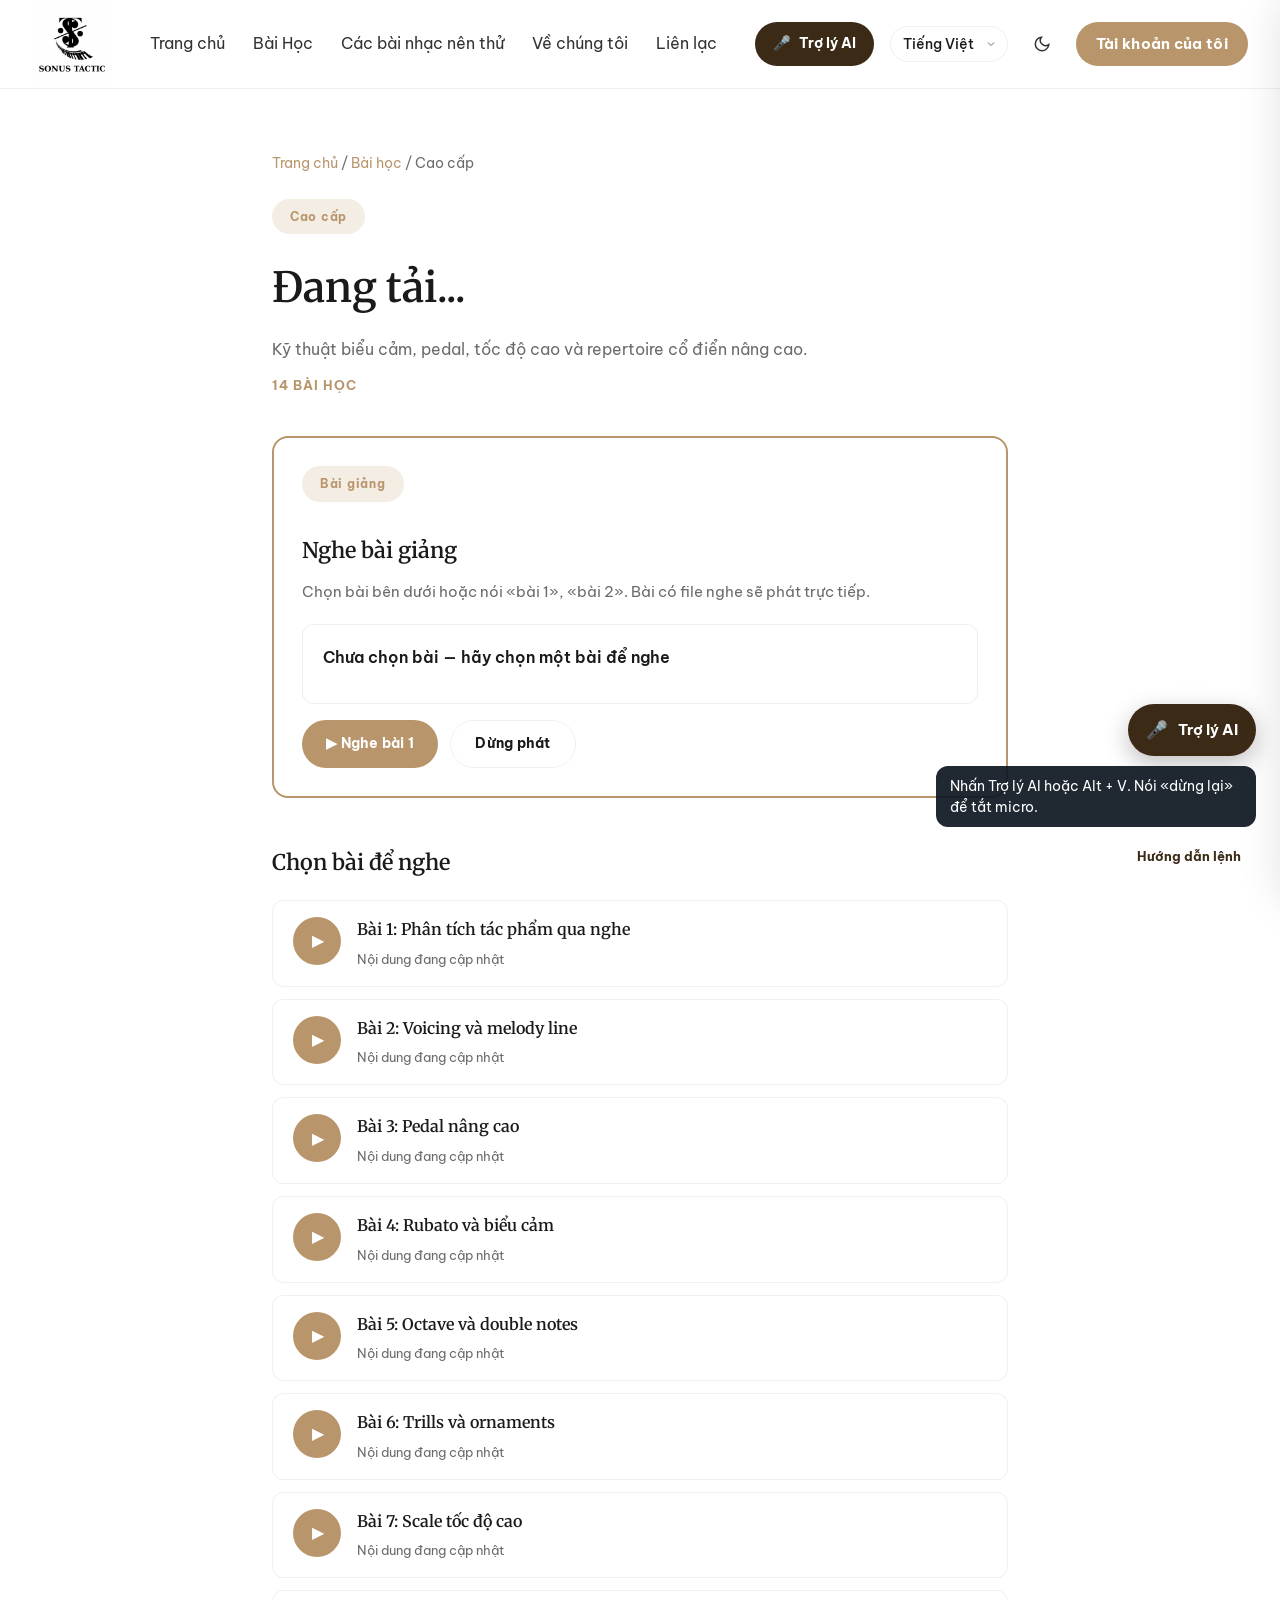
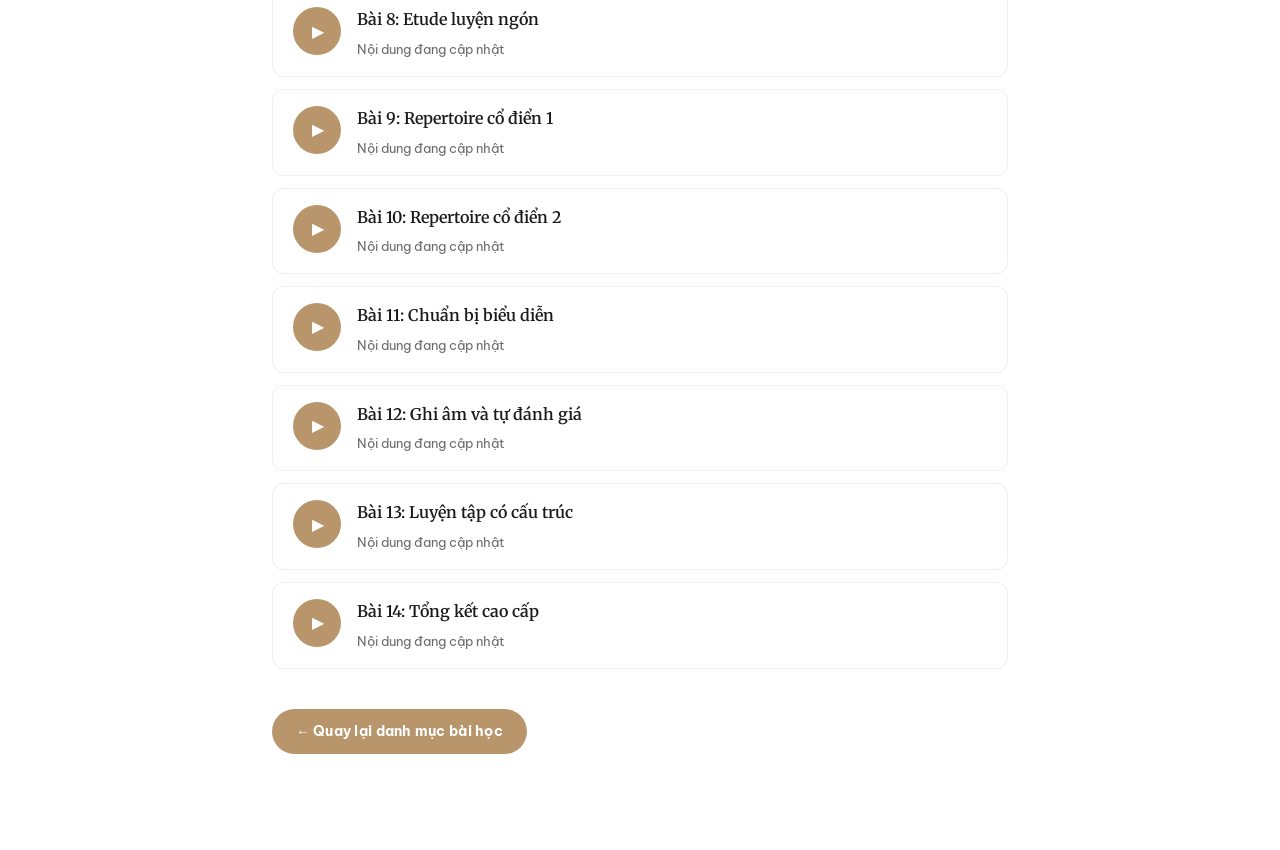
<file: login-form-20/lessons/cao-cap.html>
<!doctype html>
<html lang="vi" data-course-id="cao-cap">
<head>
  <title>Khoa hoc — SONUS TACTIC</title>
  <meta charset="utf-8">
  <meta name="viewport" content="width=device-width, initial-scale=1, shrink-to-fit=no">
  <link rel="preconnect" href="https://fonts.googleapis.com">
  <link rel="preconnect" href="https://fonts.gstatic.com" crossorigin>
  <link href="https://fonts.googleapis.com/css2?family=Be+Vietnam+Pro:wght@300;400;500;700&family=Merriweather:wght@400;700&display=swap" rel="stylesheet">
  <link rel="stylesheet" href="../css/home.css">
  <link rel="stylesheet" href="../css/course.css">
  <link rel="stylesheet" href="../css/account-panel.css">
  <link rel="stylesheet" href="../css/voice-assistant.css">
  <script src="../js/i18n.js"></script>
  <script>
    (function () {
      try {
        if (localStorage.getItem('sonus-theme') === 'dark') {
          document.documentElement.setAttribute('data-theme', 'dark');
        }
        var lang = localStorage.getItem('sonus-lang');
        if (!lang || !window.SonusI18n || !window.SonusI18n.strings[lang]) {
          lang = 'vi';
        }
        document.documentElement.lang = lang;
      } catch (e) {}
    })();
  </script>
</head>
<body>
  <header class="site-header">
    <div class="header-inner">
      <a href="../home.html" class="logo">
        <img src="../images/logo.png" alt="SONUS TACTIC" class="logo-img" data-logo-light="../images/logo.png" data-logo-dark="../images/logo-dark.png">
      </a>

      <nav class="main-nav" aria-label="Điều hướng chính" data-i18n-aria="nav.mainLabel">
        <a href="../home.html" data-i18n="nav.home">Trang chủ</a>
        <a href="../home.html#bai-hoc" data-i18n="nav.lessons">Bài Học</a>
        <a href="../home.html#bai-nhac" data-i18n="nav.music">Các bài nhạc nên thử</a>
        <a href="../home.html#ve-chung-toi" data-i18n="nav.about">Về chúng tôi</a>
        <a href="../home.html#lien-lac" data-i18n="nav.contact">Liên lạc</a>
      </nav>

      <div class="header-actions">
        <button type="button" class="btn-ai-header ai-assistant-trigger" aria-pressed="false" data-i18n-aria="nav.aiLabel" aria-label="Mở trợ lý AI giọng nói">
          <span aria-hidden="true">🎤</span> <span data-i18n="nav.ai">Trợ lý AI</span>
        </button>
        <button type="button" class="theme-toggle" data-i18n-aria="nav.themeLabel" aria-label="Chuyển giao diện sáng hoặc tối">
          <svg class="icon-moon" width="18" height="18" viewBox="0 0 24 24" fill="none" stroke="currentColor" stroke-width="2" aria-hidden="true">
            <path d="M21 12.79A9 9 0 1 1 11.21 3 7 7 0 0 0 21 12.79z"></path>
          </svg>
          <svg class="icon-sun" width="18" height="18" viewBox="0 0 24 24" fill="none" stroke="currentColor" stroke-width="2" aria-hidden="true">
            <circle cx="12" cy="12" r="5"></circle>
            <line x1="12" y1="1" x2="12" y2="3"></line>
            <line x1="12" y1="21" x2="12" y2="23"></line>
            <line x1="4.22" y1="4.22" x2="5.64" y2="5.64"></line>
            <line x1="18.36" y1="18.36" x2="19.78" y2="19.78"></line>
            <line x1="1" y1="12" x2="3" y2="12"></line>
            <line x1="21" y1="12" x2="23" y2="12"></line>
            <line x1="4.22" y1="19.78" x2="5.64" y2="18.36"></line>
            <line x1="18.36" y1="5.64" x2="19.78" y2="4.22"></line>
          </svg>
        </button>
        <button type="button" class="btn btn-gold btn-sm js-account-open" data-i18n="nav.account" data-i18n-aria="account.openLabel" aria-haspopup="dialog" aria-controls="account-panel">Tài khoản của tôi</button>
        <button type="button" class="menu-toggle" data-i18n-aria="nav.menuLabel" aria-label="Mở menu" aria-expanded="false">
          <span></span>
          <span></span>
          <span></span>
        </button>
      </div>
    </div>
  </header>

  <main class="course-page">
    <div class="course-inner">
      <nav class="course-breadcrumb" aria-label="Breadcrumb" data-i18n-aria="course.breadcrumbLabel">
        <a href="../home.html" data-i18n="nav.home">Trang chủ</a>
        <span aria-hidden="true"> / </span>
        <a href="../home.html#bai-hoc" data-i18n="course.breadcrumbLessons">Bài học</a>
        <span aria-hidden="true"> / </span>
        <span id="course-step">Khóa học</span>
      </nav>

      <header class="course-header">
        <span class="section-tag" id="course-step-badge">Khóa học</span>
        <h1 id="course-title" data-i18n="course.loading">Đang tải...</h1>
        <p class="course-intro" id="course-intro"></p>
        <p class="course-meta" id="course-meta"></p>
      </header>

      <section class="course-audio-hub" id="nghe-bai-giang" aria-labelledby="audio-hub-heading">
        <span class="section-tag" data-i18n="course.lessonsTag">Bài giảng</span>
        <h2 id="audio-hub-heading" data-i18n="course.listenTitle">Nghe bài giảng</h2>
        <p class="audio-hub-desc" id="audio-hub-desc" data-i18n="course.listenDesc">
          Chọn bài bên dưới hoặc nói «bài 1», «bài 2». Bài có file nghe sẽ phát trực tiếp.
        </p>

        <div class="lesson-chat-panel" id="lesson-chat-panel" aria-live="polite" aria-atomic="true">
          <p class="lesson-chat-label" id="now-playing-label" data-i18n="course.notSelected">Chưa chọn bài — hãy chọn một bài để nghe</p>
          <audio id="main-course-audio" class="main-course-audio" controls preload="none"
            data-i18n-aria="course.audioLabel" aria-label="Trình phát bài giảng"></audio>
          <div class="lesson-chat-text" id="lesson-chat-text"></div>
        </div>

        <div class="audio-hub-actions">
          <button type="button" class="btn btn-gold" id="play-first-lesson" data-i18n="course.playFirst">
            ▶ Nghe bài 1
          </button>
          <button type="button" class="btn btn-outline-dark" id="stop-course-audio" data-i18n="course.stop">
            Dừng phát
          </button>
        </div>
      </section>

      <section class="course-lessons" aria-labelledby="course-lessons-heading">
        <h2 id="course-lessons-heading" data-i18n="course.pickLesson">Chọn bài để nghe</h2>
        <ul class="course-lesson-list" id="course-lesson-list" role="list"></ul>
      </section>

      <p class="course-back">
        <a href="../home.html#bai-hoc" class="btn btn-gold" data-i18n="course.back">&larr; Quay lại danh mục bài học</a>
      </p>
    </div>
  </main>

  <script src="../js/lesson-courses.js"></script>
  <script src="../js/lesson-content.js"></script>
  <script src="../js/voice-i18n.js"></script>
  <script src="../js/language-switcher.js"></script>
  <script src="../js/account-panel.js"></script>
  <script src="../js/home.js"></script>
  <script src="../js/course-page.js"></script>
  <script src="../js/voice-lessons.js"></script>
  <script src="../js/voice-assistant.js"></script>
</body>
</html>
</file>
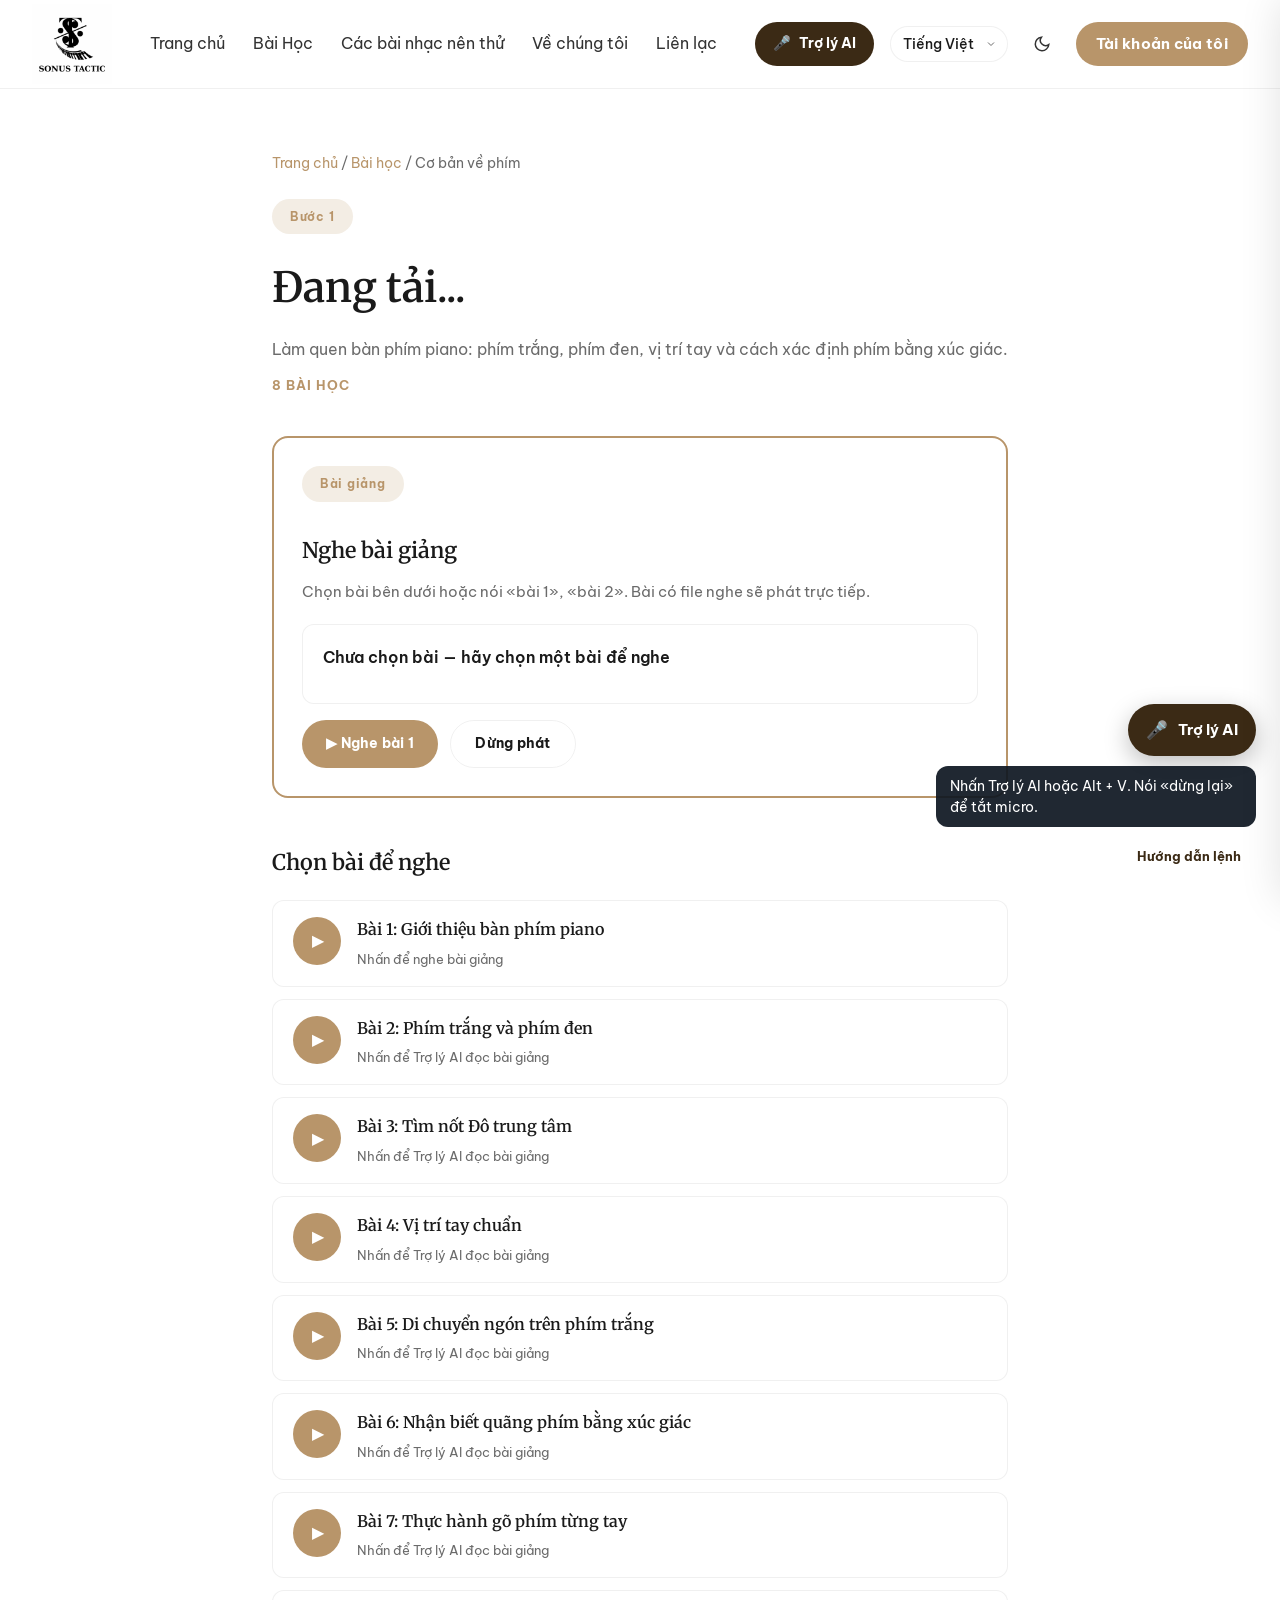
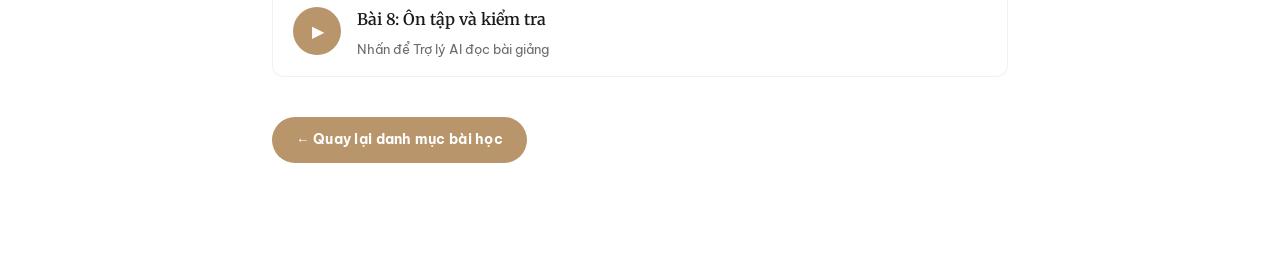
<file: login-form-20/lessons/co-ban-phim.html>
<!doctype html>
<html lang="vi" data-course-id="co-ban-phim">
<head>
  <title>Khoa hoc — SONUS TACTIC</title>
  <meta charset="utf-8">
  <meta name="viewport" content="width=device-width, initial-scale=1, shrink-to-fit=no">
  <link rel="preconnect" href="https://fonts.googleapis.com">
  <link rel="preconnect" href="https://fonts.gstatic.com" crossorigin>
  <link href="https://fonts.googleapis.com/css2?family=Be+Vietnam+Pro:wght@300;400;500;700&family=Merriweather:wght@400;700&display=swap" rel="stylesheet">
  <link rel="stylesheet" href="../css/home.css">
  <link rel="stylesheet" href="../css/course.css">
  <link rel="stylesheet" href="../css/account-panel.css">
  <link rel="stylesheet" href="../css/voice-assistant.css">
  <script src="../js/i18n.js"></script>
  <script>
    (function () {
      try {
        if (localStorage.getItem('sonus-theme') === 'dark') {
          document.documentElement.setAttribute('data-theme', 'dark');
        }
        var lang = localStorage.getItem('sonus-lang');
        if (!lang || !window.SonusI18n || !window.SonusI18n.strings[lang]) {
          lang = 'vi';
        }
        document.documentElement.lang = lang;
      } catch (e) {}
    })();
  </script>
</head>
<body>
  <header class="site-header">
    <div class="header-inner">
      <a href="../home.html" class="logo">
        <img src="../images/logo.png" alt="SONUS TACTIC" class="logo-img" data-logo-light="../images/logo.png" data-logo-dark="../images/logo-dark.png">
      </a>

      <nav class="main-nav" aria-label="Điều hướng chính" data-i18n-aria="nav.mainLabel">
        <a href="../home.html" data-i18n="nav.home">Trang chủ</a>
        <a href="../home.html#bai-hoc" data-i18n="nav.lessons">Bài Học</a>
        <a href="../home.html#bai-nhac" data-i18n="nav.music">Các bài nhạc nên thử</a>
        <a href="../home.html#ve-chung-toi" data-i18n="nav.about">Về chúng tôi</a>
        <a href="../home.html#lien-lac" data-i18n="nav.contact">Liên lạc</a>
      </nav>

      <div class="header-actions">
        <button type="button" class="btn-ai-header ai-assistant-trigger" aria-pressed="false" data-i18n-aria="nav.aiLabel" aria-label="Mở trợ lý AI giọng nói">
          <span aria-hidden="true">🎤</span> <span data-i18n="nav.ai">Trợ lý AI</span>
        </button>
        <button type="button" class="theme-toggle" data-i18n-aria="nav.themeLabel" aria-label="Chuyển giao diện sáng hoặc tối">
          <svg class="icon-moon" width="18" height="18" viewBox="0 0 24 24" fill="none" stroke="currentColor" stroke-width="2" aria-hidden="true">
            <path d="M21 12.79A9 9 0 1 1 11.21 3 7 7 0 0 0 21 12.79z"></path>
          </svg>
          <svg class="icon-sun" width="18" height="18" viewBox="0 0 24 24" fill="none" stroke="currentColor" stroke-width="2" aria-hidden="true">
            <circle cx="12" cy="12" r="5"></circle>
            <line x1="12" y1="1" x2="12" y2="3"></line>
            <line x1="12" y1="21" x2="12" y2="23"></line>
            <line x1="4.22" y1="4.22" x2="5.64" y2="5.64"></line>
            <line x1="18.36" y1="18.36" x2="19.78" y2="19.78"></line>
            <line x1="1" y1="12" x2="3" y2="12"></line>
            <line x1="21" y1="12" x2="23" y2="12"></line>
            <line x1="4.22" y1="19.78" x2="5.64" y2="18.36"></line>
            <line x1="18.36" y1="5.64" x2="19.78" y2="4.22"></line>
          </svg>
        </button>
        <button type="button" class="btn btn-gold btn-sm js-account-open" data-i18n="nav.account" data-i18n-aria="account.openLabel" aria-haspopup="dialog" aria-controls="account-panel">Tài khoản của tôi</button>
        <button type="button" class="menu-toggle" data-i18n-aria="nav.menuLabel" aria-label="Mở menu" aria-expanded="false">
          <span></span>
          <span></span>
          <span></span>
        </button>
      </div>
    </div>
  </header>

  <main class="course-page">
    <div class="course-inner">
      <nav class="course-breadcrumb" aria-label="Breadcrumb" data-i18n-aria="course.breadcrumbLabel">
        <a href="../home.html" data-i18n="nav.home">Trang chủ</a>
        <span aria-hidden="true"> / </span>
        <a href="../home.html#bai-hoc" data-i18n="course.breadcrumbLessons">Bài học</a>
        <span aria-hidden="true"> / </span>
        <span id="course-step">Khóa học</span>
      </nav>

      <header class="course-header">
        <span class="section-tag" id="course-step-badge">Khóa học</span>
        <h1 id="course-title" data-i18n="course.loading">Đang tải...</h1>
        <p class="course-intro" id="course-intro"></p>
        <p class="course-meta" id="course-meta"></p>
      </header>

      <section class="course-audio-hub" id="nghe-bai-giang" aria-labelledby="audio-hub-heading">
        <span class="section-tag" data-i18n="course.lessonsTag">Bài giảng</span>
        <h2 id="audio-hub-heading" data-i18n="course.listenTitle">Nghe bài giảng</h2>
        <p class="audio-hub-desc" id="audio-hub-desc" data-i18n="course.listenDesc">
          Chọn bài bên dưới hoặc nói «bài 1», «bài 2». Bài có file nghe sẽ phát trực tiếp.
        </p>

        <div class="lesson-chat-panel" id="lesson-chat-panel" aria-live="polite" aria-atomic="true">
          <p class="lesson-chat-label" id="now-playing-label" data-i18n="course.notSelected">Chưa chọn bài — hãy chọn một bài để nghe</p>
          <audio id="main-course-audio" class="main-course-audio" controls preload="none"
            data-i18n-aria="course.audioLabel" aria-label="Trình phát bài giảng"></audio>
          <div class="lesson-chat-text" id="lesson-chat-text"></div>
        </div>

        <div class="audio-hub-actions">
          <button type="button" class="btn btn-gold" id="play-first-lesson" data-i18n="course.playFirst">
            ▶ Nghe bài 1
          </button>
          <button type="button" class="btn btn-outline-dark" id="stop-course-audio" data-i18n="course.stop">
            Dừng phát
          </button>
        </div>
      </section>

      <section class="course-lessons" aria-labelledby="course-lessons-heading">
        <h2 id="course-lessons-heading" data-i18n="course.pickLesson">Chọn bài để nghe</h2>
        <ul class="course-lesson-list" id="course-lesson-list" role="list"></ul>
      </section>

      <p class="course-back">
        <a href="../home.html#bai-hoc" class="btn btn-gold" data-i18n="course.back">&larr; Quay lại danh mục bài học</a>
      </p>
    </div>
  </main>

  <script src="../js/lesson-courses.js"></script>
  <script src="../js/lesson-content.js"></script>
  <script src="../js/voice-i18n.js"></script>
  <script src="../js/language-switcher.js"></script>
  <script src="../js/account-panel.js"></script>
  <script src="../js/home.js"></script>
  <script src="../js/course-page.js"></script>
  <script src="../js/voice-lessons.js"></script>
  <script src="../js/voice-assistant.js"></script>
</body>
</html>
</file>
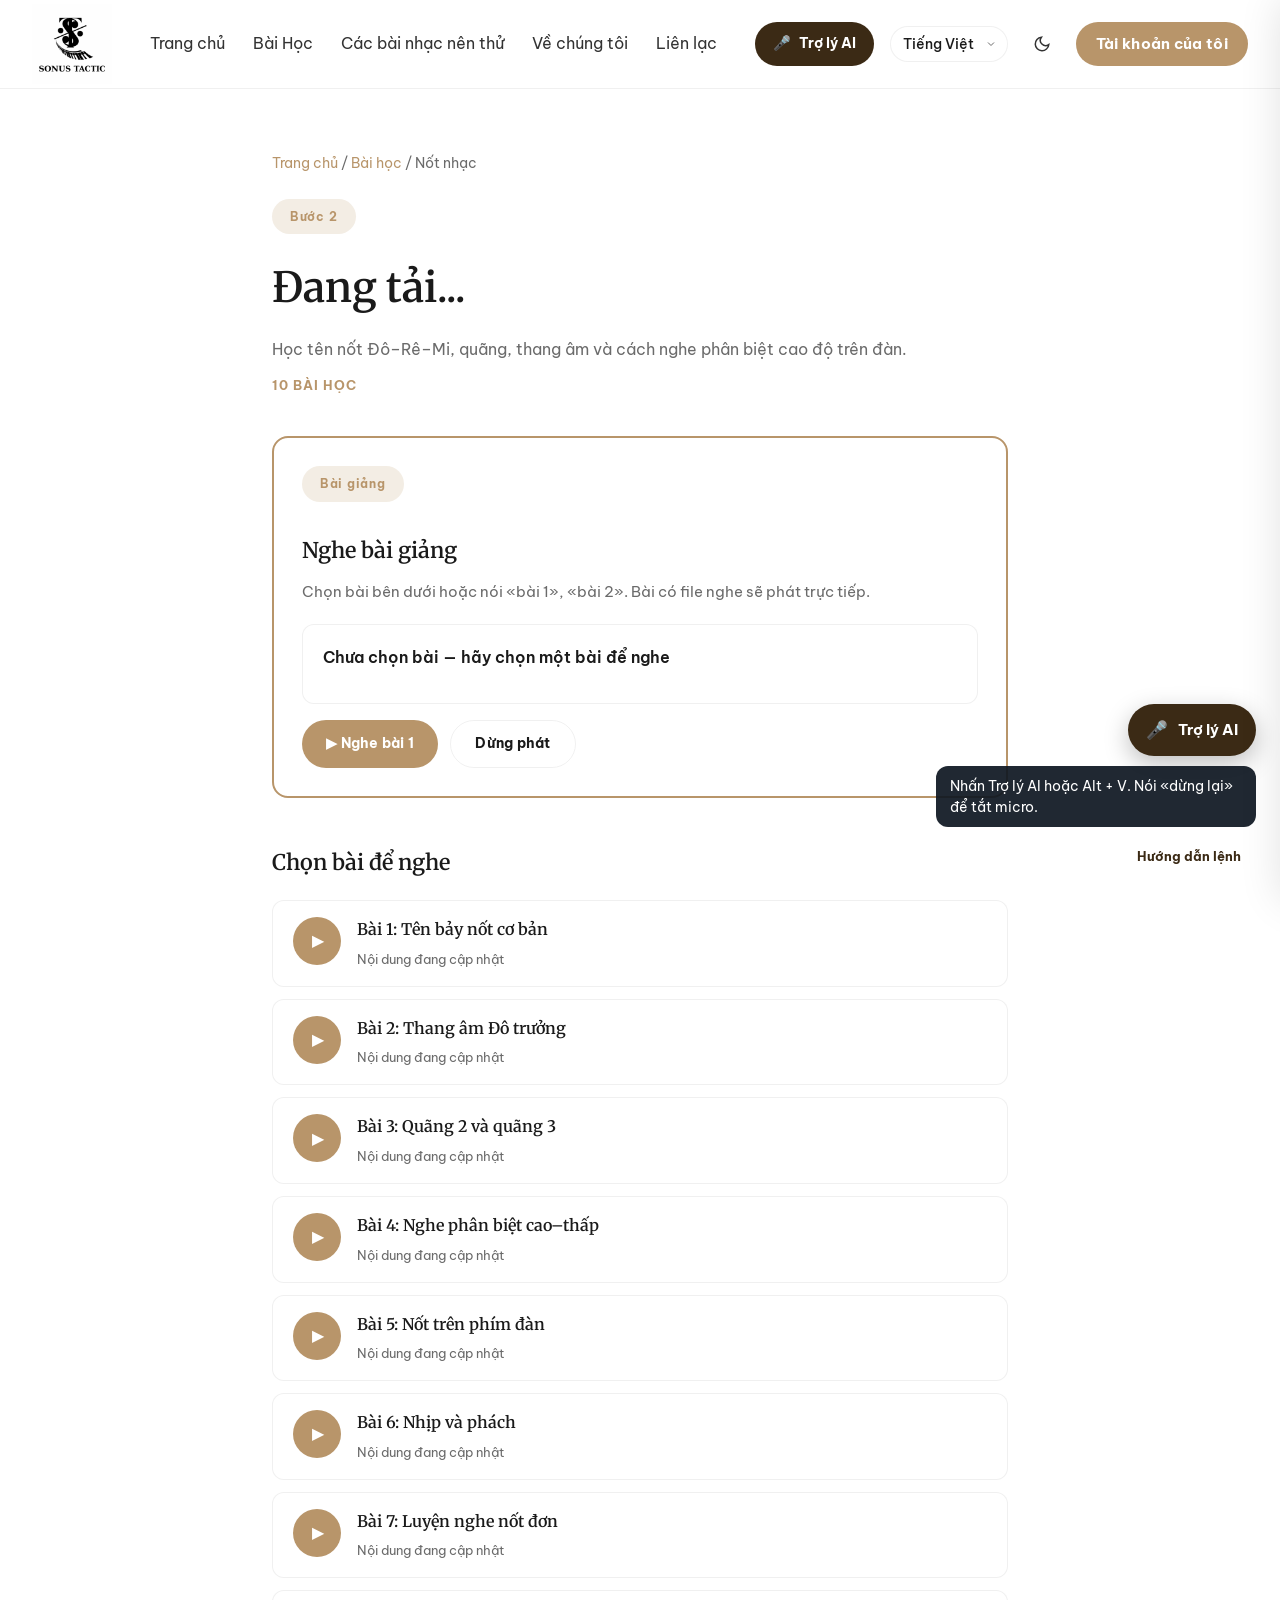
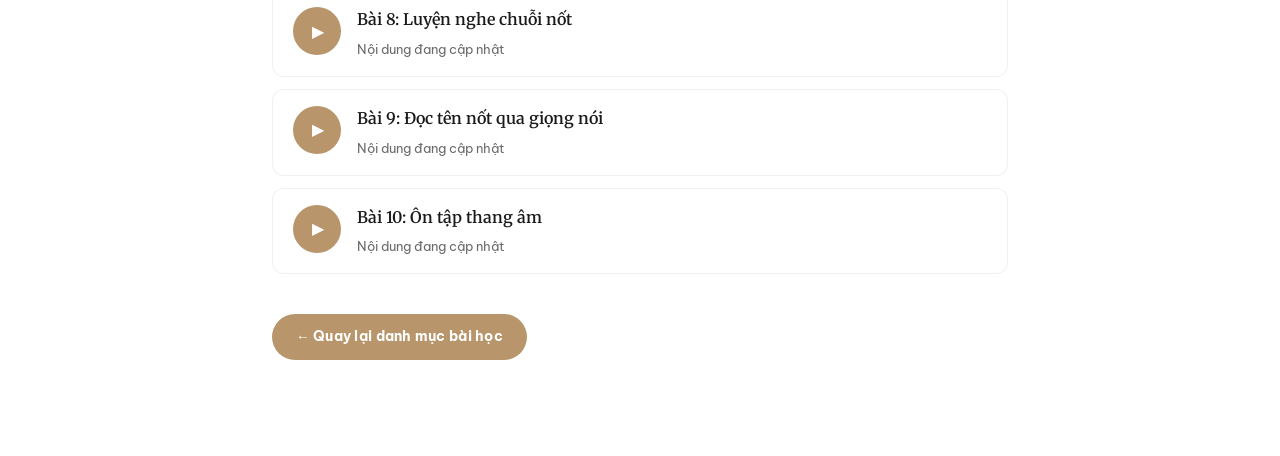
<file: login-form-20/lessons/not-nhac.html>
<!doctype html>
<html lang="vi" data-course-id="not-nhac">
<head>
  <title>Khoa hoc — SONUS TACTIC</title>
  <meta charset="utf-8">
  <meta name="viewport" content="width=device-width, initial-scale=1, shrink-to-fit=no">
  <link rel="preconnect" href="https://fonts.googleapis.com">
  <link rel="preconnect" href="https://fonts.gstatic.com" crossorigin>
  <link href="https://fonts.googleapis.com/css2?family=Be+Vietnam+Pro:wght@300;400;500;700&family=Merriweather:wght@400;700&display=swap" rel="stylesheet">
  <link rel="stylesheet" href="../css/home.css">
  <link rel="stylesheet" href="../css/course.css">
  <link rel="stylesheet" href="../css/account-panel.css">
  <link rel="stylesheet" href="../css/voice-assistant.css">
  <script src="../js/i18n.js"></script>
  <script>
    (function () {
      try {
        if (localStorage.getItem('sonus-theme') === 'dark') {
          document.documentElement.setAttribute('data-theme', 'dark');
        }
        var lang = localStorage.getItem('sonus-lang');
        if (!lang || !window.SonusI18n || !window.SonusI18n.strings[lang]) {
          lang = 'vi';
        }
        document.documentElement.lang = lang;
      } catch (e) {}
    })();
  </script>
</head>
<body>
  <header class="site-header">
    <div class="header-inner">
      <a href="../home.html" class="logo">
        <img src="../images/logo.png" alt="SONUS TACTIC" class="logo-img" data-logo-light="../images/logo.png" data-logo-dark="../images/logo-dark.png">
      </a>

      <nav class="main-nav" aria-label="Điều hướng chính" data-i18n-aria="nav.mainLabel">
        <a href="../home.html" data-i18n="nav.home">Trang chủ</a>
        <a href="../home.html#bai-hoc" data-i18n="nav.lessons">Bài Học</a>
        <a href="../home.html#bai-nhac" data-i18n="nav.music">Các bài nhạc nên thử</a>
        <a href="../home.html#ve-chung-toi" data-i18n="nav.about">Về chúng tôi</a>
        <a href="../home.html#lien-lac" data-i18n="nav.contact">Liên lạc</a>
      </nav>

      <div class="header-actions">
        <button type="button" class="btn-ai-header ai-assistant-trigger" aria-pressed="false" data-i18n-aria="nav.aiLabel" aria-label="Mở trợ lý AI giọng nói">
          <span aria-hidden="true">🎤</span> <span data-i18n="nav.ai">Trợ lý AI</span>
        </button>
        <button type="button" class="theme-toggle" data-i18n-aria="nav.themeLabel" aria-label="Chuyển giao diện sáng hoặc tối">
          <svg class="icon-moon" width="18" height="18" viewBox="0 0 24 24" fill="none" stroke="currentColor" stroke-width="2" aria-hidden="true">
            <path d="M21 12.79A9 9 0 1 1 11.21 3 7 7 0 0 0 21 12.79z"></path>
          </svg>
          <svg class="icon-sun" width="18" height="18" viewBox="0 0 24 24" fill="none" stroke="currentColor" stroke-width="2" aria-hidden="true">
            <circle cx="12" cy="12" r="5"></circle>
            <line x1="12" y1="1" x2="12" y2="3"></line>
            <line x1="12" y1="21" x2="12" y2="23"></line>
            <line x1="4.22" y1="4.22" x2="5.64" y2="5.64"></line>
            <line x1="18.36" y1="18.36" x2="19.78" y2="19.78"></line>
            <line x1="1" y1="12" x2="3" y2="12"></line>
            <line x1="21" y1="12" x2="23" y2="12"></line>
            <line x1="4.22" y1="19.78" x2="5.64" y2="18.36"></line>
            <line x1="18.36" y1="5.64" x2="19.78" y2="4.22"></line>
          </svg>
        </button>
        <button type="button" class="btn btn-gold btn-sm js-account-open" data-i18n="nav.account" data-i18n-aria="account.openLabel" aria-haspopup="dialog" aria-controls="account-panel">Tài khoản của tôi</button>
        <button type="button" class="menu-toggle" data-i18n-aria="nav.menuLabel" aria-label="Mở menu" aria-expanded="false">
          <span></span>
          <span></span>
          <span></span>
        </button>
      </div>
    </div>
  </header>

  <main class="course-page">
    <div class="course-inner">
      <nav class="course-breadcrumb" aria-label="Breadcrumb" data-i18n-aria="course.breadcrumbLabel">
        <a href="../home.html" data-i18n="nav.home">Trang chủ</a>
        <span aria-hidden="true"> / </span>
        <a href="../home.html#bai-hoc" data-i18n="course.breadcrumbLessons">Bài học</a>
        <span aria-hidden="true"> / </span>
        <span id="course-step">Khóa học</span>
      </nav>

      <header class="course-header">
        <span class="section-tag" id="course-step-badge">Khóa học</span>
        <h1 id="course-title" data-i18n="course.loading">Đang tải...</h1>
        <p class="course-intro" id="course-intro"></p>
        <p class="course-meta" id="course-meta"></p>
      </header>

      <section class="course-audio-hub" id="nghe-bai-giang" aria-labelledby="audio-hub-heading">
        <span class="section-tag" data-i18n="course.lessonsTag">Bài giảng</span>
        <h2 id="audio-hub-heading" data-i18n="course.listenTitle">Nghe bài giảng</h2>
        <p class="audio-hub-desc" id="audio-hub-desc" data-i18n="course.listenDesc">
          Chọn bài bên dưới hoặc nói «bài 1», «bài 2». Bài có file nghe sẽ phát trực tiếp.
        </p>

        <div class="lesson-chat-panel" id="lesson-chat-panel" aria-live="polite" aria-atomic="true">
          <p class="lesson-chat-label" id="now-playing-label" data-i18n="course.notSelected">Chưa chọn bài — hãy chọn một bài để nghe</p>
          <audio id="main-course-audio" class="main-course-audio" controls preload="none"
            data-i18n-aria="course.audioLabel" aria-label="Trình phát bài giảng"></audio>
          <div class="lesson-chat-text" id="lesson-chat-text"></div>
        </div>

        <div class="audio-hub-actions">
          <button type="button" class="btn btn-gold" id="play-first-lesson" data-i18n="course.playFirst">
            ▶ Nghe bài 1
          </button>
          <button type="button" class="btn btn-outline-dark" id="stop-course-audio" data-i18n="course.stop">
            Dừng phát
          </button>
        </div>
      </section>

      <section class="course-lessons" aria-labelledby="course-lessons-heading">
        <h2 id="course-lessons-heading" data-i18n="course.pickLesson">Chọn bài để nghe</h2>
        <ul class="course-lesson-list" id="course-lesson-list" role="list"></ul>
      </section>

      <p class="course-back">
        <a href="../home.html#bai-hoc" class="btn btn-gold" data-i18n="course.back">&larr; Quay lại danh mục bài học</a>
      </p>
    </div>
  </main>

  <script src="../js/lesson-courses.js"></script>
  <script src="../js/lesson-content.js"></script>
  <script src="../js/voice-i18n.js"></script>
  <script src="../js/language-switcher.js"></script>
  <script src="../js/account-panel.js"></script>
  <script src="../js/home.js"></script>
  <script src="../js/course-page.js"></script>
  <script src="../js/voice-lessons.js"></script>
  <script src="../js/voice-assistant.js"></script>
</body>
</html>
</file>
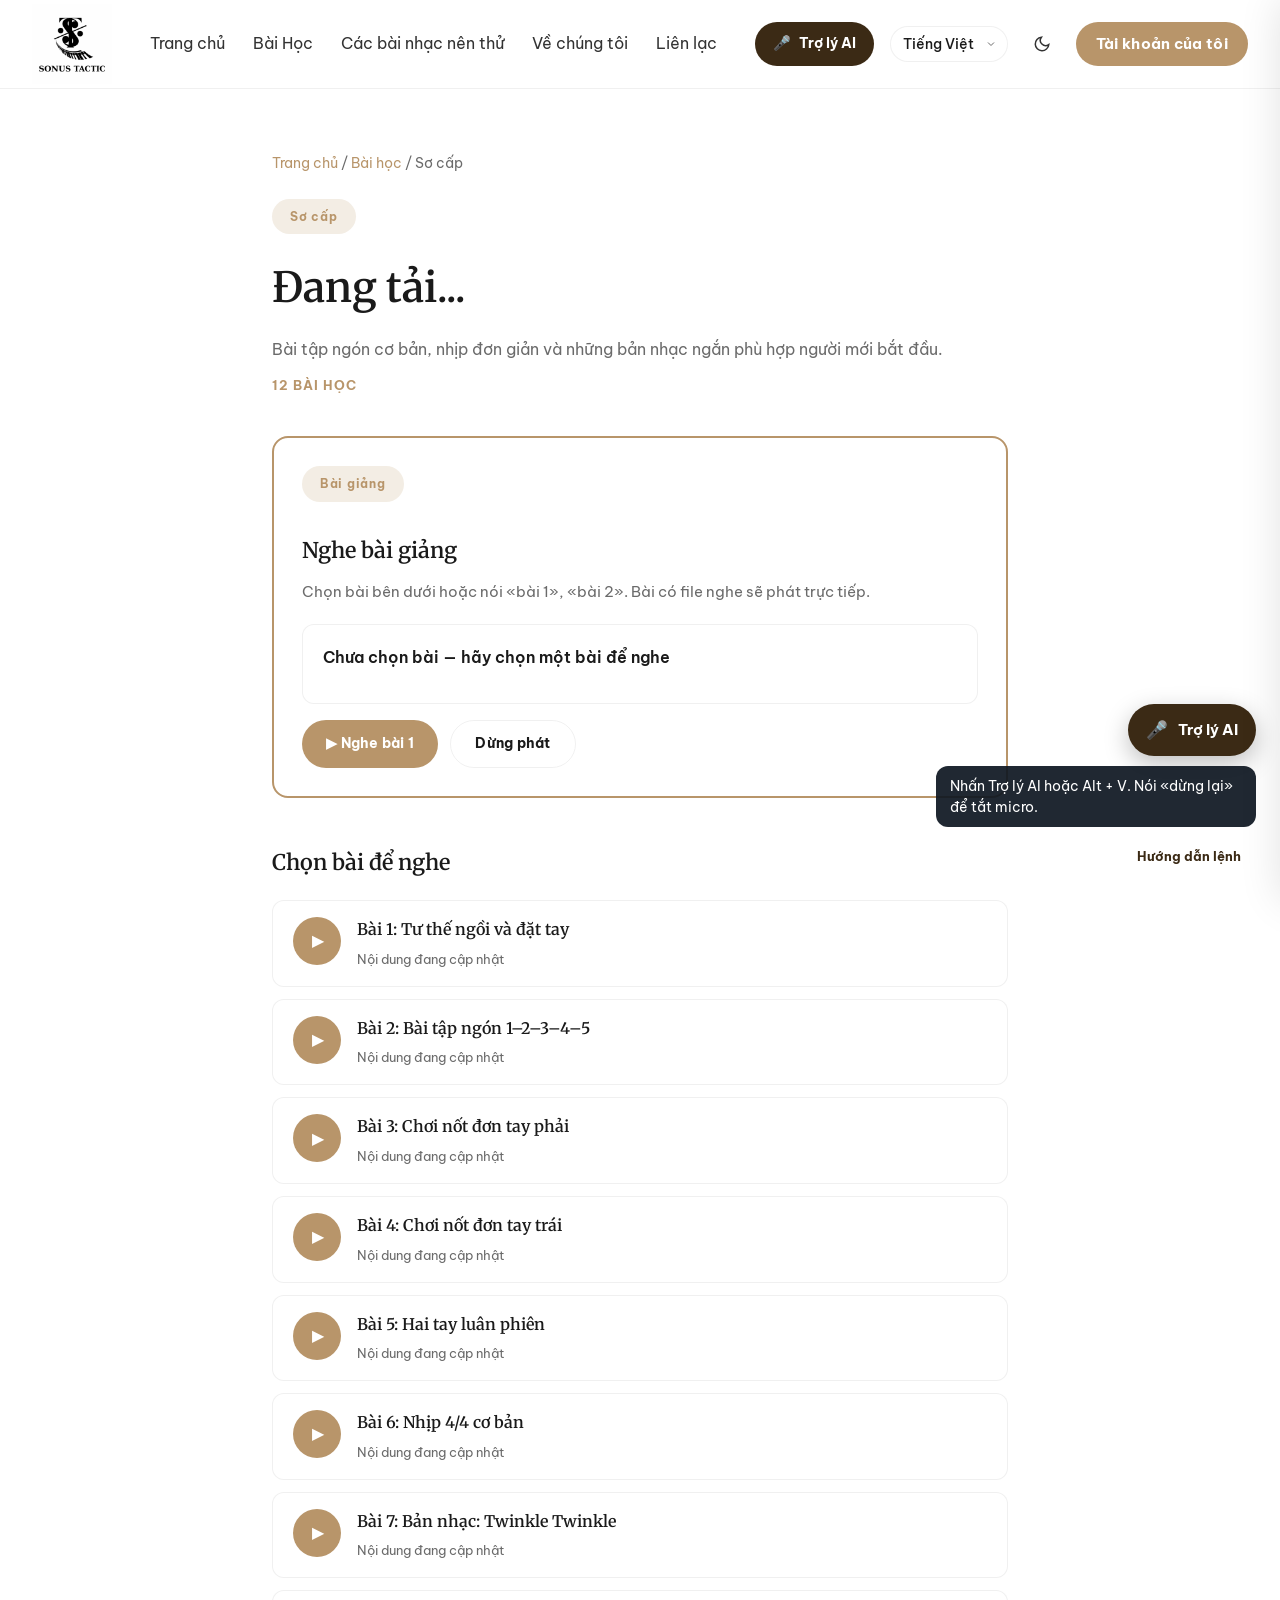
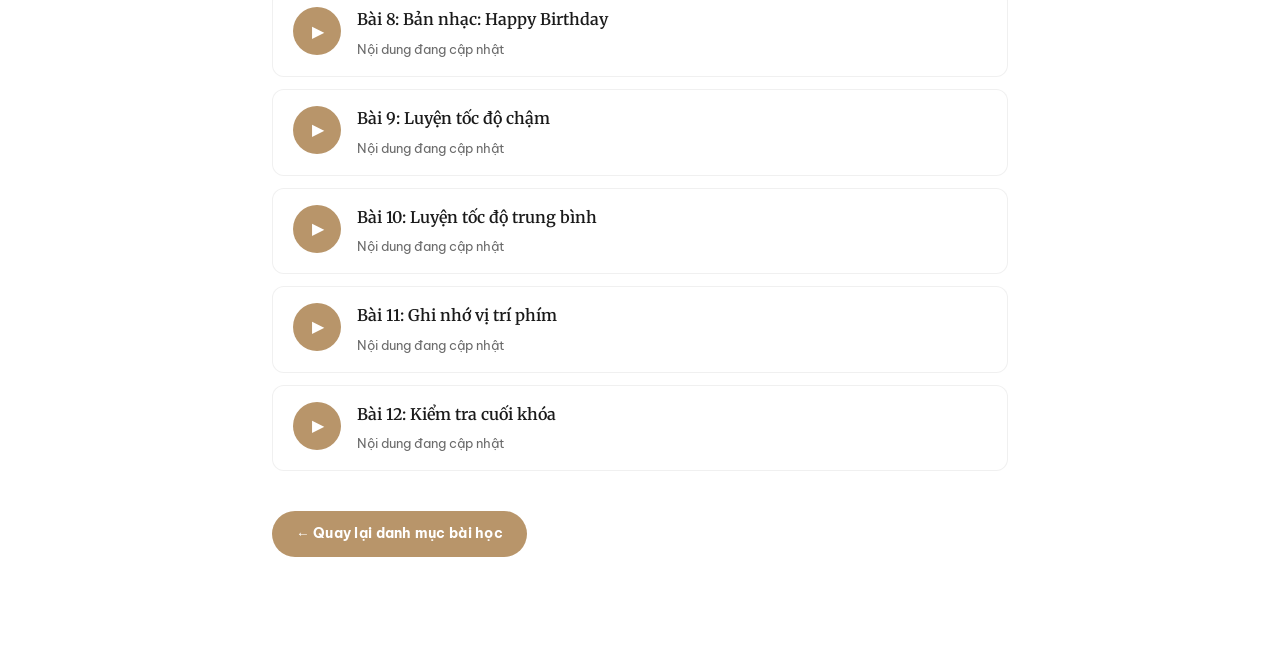
<file: login-form-20/lessons/so-cap.html>
<!doctype html>
<html lang="vi" data-course-id="so-cap">
<head>
  <title>Khoa hoc — SONUS TACTIC</title>
  <meta charset="utf-8">
  <meta name="viewport" content="width=device-width, initial-scale=1, shrink-to-fit=no">
  <link rel="preconnect" href="https://fonts.googleapis.com">
  <link rel="preconnect" href="https://fonts.gstatic.com" crossorigin>
  <link href="https://fonts.googleapis.com/css2?family=Be+Vietnam+Pro:wght@300;400;500;700&family=Merriweather:wght@400;700&display=swap" rel="stylesheet">
  <link rel="stylesheet" href="../css/home.css">
  <link rel="stylesheet" href="../css/course.css">
  <link rel="stylesheet" href="../css/account-panel.css">
  <link rel="stylesheet" href="../css/voice-assistant.css">
  <script src="../js/i18n.js"></script>
  <script>
    (function () {
      try {
        if (localStorage.getItem('sonus-theme') === 'dark') {
          document.documentElement.setAttribute('data-theme', 'dark');
        }
        var lang = localStorage.getItem('sonus-lang');
        if (!lang || !window.SonusI18n || !window.SonusI18n.strings[lang]) {
          lang = 'vi';
        }
        document.documentElement.lang = lang;
      } catch (e) {}
    })();
  </script>
</head>
<body>
  <header class="site-header">
    <div class="header-inner">
      <a href="../home.html" class="logo">
        <img src="../images/logo.png" alt="SONUS TACTIC" class="logo-img" data-logo-light="../images/logo.png" data-logo-dark="../images/logo-dark.png">
      </a>

      <nav class="main-nav" aria-label="Điều hướng chính" data-i18n-aria="nav.mainLabel">
        <a href="../home.html" data-i18n="nav.home">Trang chủ</a>
        <a href="../home.html#bai-hoc" data-i18n="nav.lessons">Bài Học</a>
        <a href="../home.html#bai-nhac" data-i18n="nav.music">Các bài nhạc nên thử</a>
        <a href="../home.html#ve-chung-toi" data-i18n="nav.about">Về chúng tôi</a>
        <a href="../home.html#lien-lac" data-i18n="nav.contact">Liên lạc</a>
      </nav>

      <div class="header-actions">
        <button type="button" class="btn-ai-header ai-assistant-trigger" aria-pressed="false" data-i18n-aria="nav.aiLabel" aria-label="Mở trợ lý AI giọng nói">
          <span aria-hidden="true">🎤</span> <span data-i18n="nav.ai">Trợ lý AI</span>
        </button>
        <button type="button" class="theme-toggle" data-i18n-aria="nav.themeLabel" aria-label="Chuyển giao diện sáng hoặc tối">
          <svg class="icon-moon" width="18" height="18" viewBox="0 0 24 24" fill="none" stroke="currentColor" stroke-width="2" aria-hidden="true">
            <path d="M21 12.79A9 9 0 1 1 11.21 3 7 7 0 0 0 21 12.79z"></path>
          </svg>
          <svg class="icon-sun" width="18" height="18" viewBox="0 0 24 24" fill="none" stroke="currentColor" stroke-width="2" aria-hidden="true">
            <circle cx="12" cy="12" r="5"></circle>
            <line x1="12" y1="1" x2="12" y2="3"></line>
            <line x1="12" y1="21" x2="12" y2="23"></line>
            <line x1="4.22" y1="4.22" x2="5.64" y2="5.64"></line>
            <line x1="18.36" y1="18.36" x2="19.78" y2="19.78"></line>
            <line x1="1" y1="12" x2="3" y2="12"></line>
            <line x1="21" y1="12" x2="23" y2="12"></line>
            <line x1="4.22" y1="19.78" x2="5.64" y2="18.36"></line>
            <line x1="18.36" y1="5.64" x2="19.78" y2="4.22"></line>
          </svg>
        </button>
        <button type="button" class="btn btn-gold btn-sm js-account-open" data-i18n="nav.account" data-i18n-aria="account.openLabel" aria-haspopup="dialog" aria-controls="account-panel">Tài khoản của tôi</button>
        <button type="button" class="menu-toggle" data-i18n-aria="nav.menuLabel" aria-label="Mở menu" aria-expanded="false">
          <span></span>
          <span></span>
          <span></span>
        </button>
      </div>
    </div>
  </header>

  <main class="course-page">
    <div class="course-inner">
      <nav class="course-breadcrumb" aria-label="Breadcrumb" data-i18n-aria="course.breadcrumbLabel">
        <a href="../home.html" data-i18n="nav.home">Trang chủ</a>
        <span aria-hidden="true"> / </span>
        <a href="../home.html#bai-hoc" data-i18n="course.breadcrumbLessons">Bài học</a>
        <span aria-hidden="true"> / </span>
        <span id="course-step">Khóa học</span>
      </nav>

      <header class="course-header">
        <span class="section-tag" id="course-step-badge">Khóa học</span>
        <h1 id="course-title" data-i18n="course.loading">Đang tải...</h1>
        <p class="course-intro" id="course-intro"></p>
        <p class="course-meta" id="course-meta"></p>
      </header>

      <section class="course-audio-hub" id="nghe-bai-giang" aria-labelledby="audio-hub-heading">
        <span class="section-tag" data-i18n="course.lessonsTag">Bài giảng</span>
        <h2 id="audio-hub-heading" data-i18n="course.listenTitle">Nghe bài giảng</h2>
        <p class="audio-hub-desc" id="audio-hub-desc" data-i18n="course.listenDesc">
          Chọn bài bên dưới hoặc nói «bài 1», «bài 2». Bài có file nghe sẽ phát trực tiếp.
        </p>

        <div class="lesson-chat-panel" id="lesson-chat-panel" aria-live="polite" aria-atomic="true">
          <p class="lesson-chat-label" id="now-playing-label" data-i18n="course.notSelected">Chưa chọn bài — hãy chọn một bài để nghe</p>
          <audio id="main-course-audio" class="main-course-audio" controls preload="none"
            data-i18n-aria="course.audioLabel" aria-label="Trình phát bài giảng"></audio>
          <div class="lesson-chat-text" id="lesson-chat-text"></div>
        </div>

        <div class="audio-hub-actions">
          <button type="button" class="btn btn-gold" id="play-first-lesson" data-i18n="course.playFirst">
            ▶ Nghe bài 1
          </button>
          <button type="button" class="btn btn-outline-dark" id="stop-course-audio" data-i18n="course.stop">
            Dừng phát
          </button>
        </div>
      </section>

      <section class="course-lessons" aria-labelledby="course-lessons-heading">
        <h2 id="course-lessons-heading" data-i18n="course.pickLesson">Chọn bài để nghe</h2>
        <ul class="course-lesson-list" id="course-lesson-list" role="list"></ul>
      </section>

      <p class="course-back">
        <a href="../home.html#bai-hoc" class="btn btn-gold" data-i18n="course.back">&larr; Quay lại danh mục bài học</a>
      </p>
    </div>
  </main>

  <script src="../js/lesson-courses.js"></script>
  <script src="../js/lesson-content.js"></script>
  <script src="../js/voice-i18n.js"></script>
  <script src="../js/language-switcher.js"></script>
  <script src="../js/account-panel.js"></script>
  <script src="../js/home.js"></script>
  <script src="../js/course-page.js"></script>
  <script src="../js/voice-lessons.js"></script>
  <script src="../js/voice-assistant.js"></script>
</body>
</html>
</file>
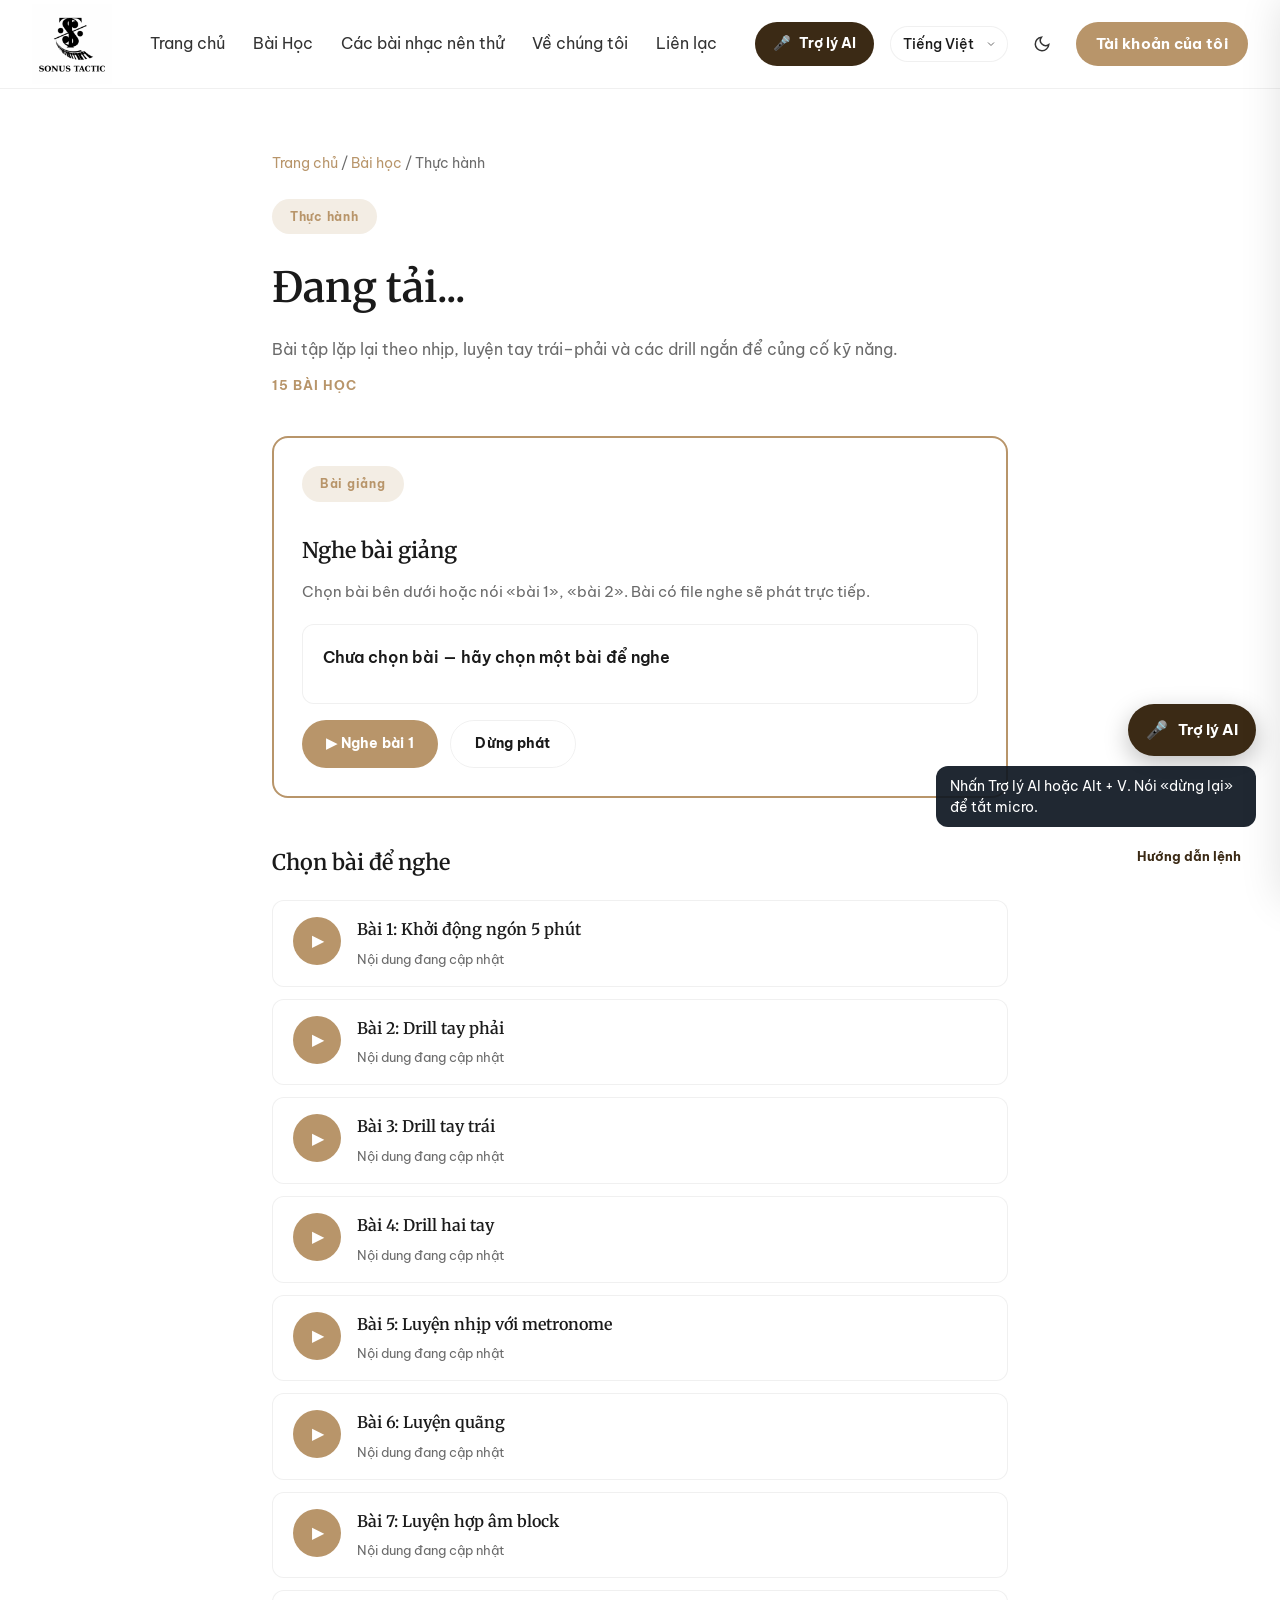
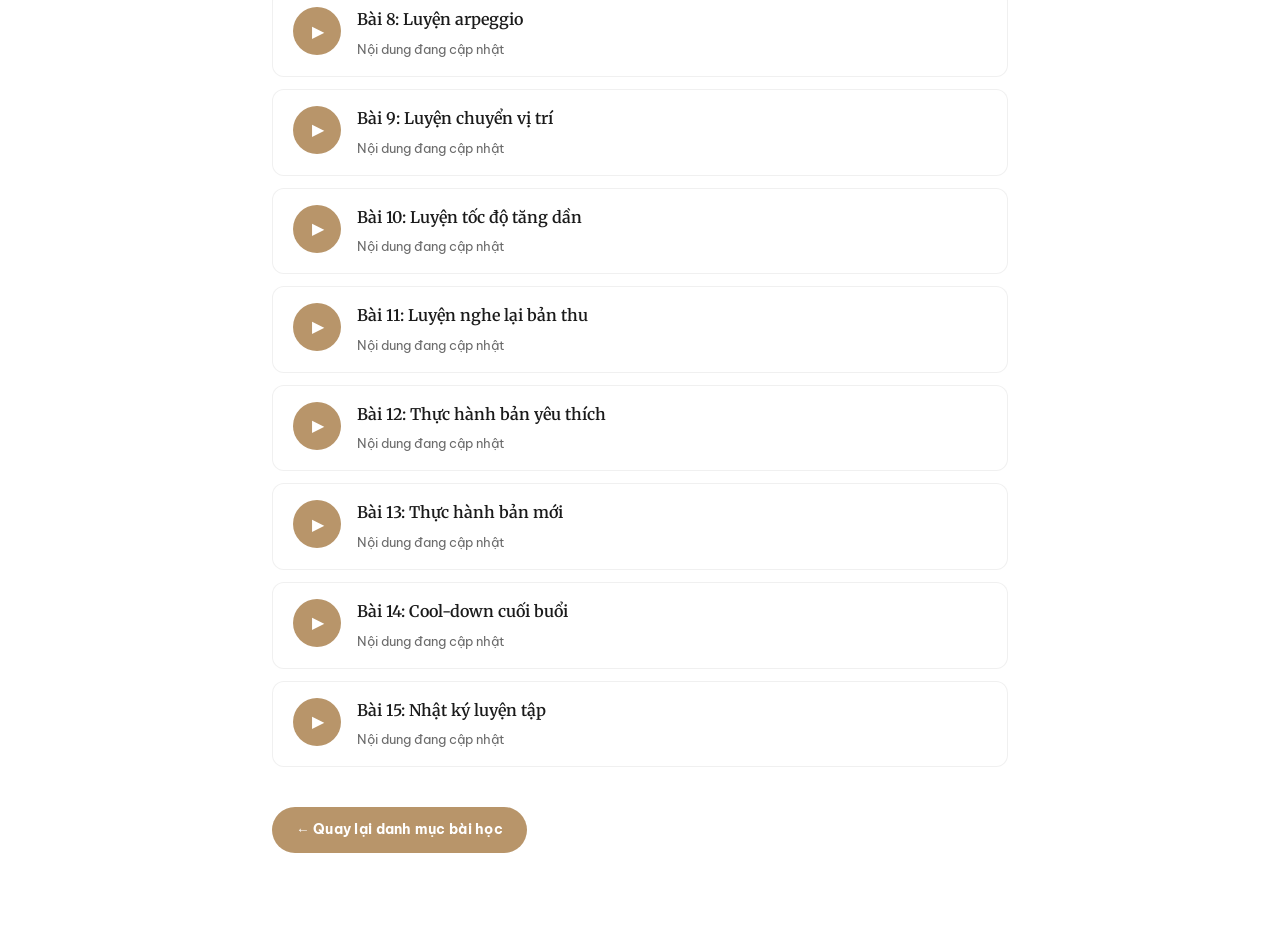
<file: login-form-20/lessons/thuc-hanh.html>
<!doctype html>
<html lang="vi" data-course-id="thuc-hanh">
<head>
  <title>Khoa hoc — SONUS TACTIC</title>
  <meta charset="utf-8">
  <meta name="viewport" content="width=device-width, initial-scale=1, shrink-to-fit=no">
  <link rel="preconnect" href="https://fonts.googleapis.com">
  <link rel="preconnect" href="https://fonts.gstatic.com" crossorigin>
  <link href="https://fonts.googleapis.com/css2?family=Be+Vietnam+Pro:wght@300;400;500;700&family=Merriweather:wght@400;700&display=swap" rel="stylesheet">
  <link rel="stylesheet" href="../css/home.css">
  <link rel="stylesheet" href="../css/course.css">
  <link rel="stylesheet" href="../css/account-panel.css">
  <link rel="stylesheet" href="../css/voice-assistant.css">
  <script src="../js/i18n.js"></script>
  <script>
    (function () {
      try {
        if (localStorage.getItem('sonus-theme') === 'dark') {
          document.documentElement.setAttribute('data-theme', 'dark');
        }
        var lang = localStorage.getItem('sonus-lang');
        if (!lang || !window.SonusI18n || !window.SonusI18n.strings[lang]) {
          lang = 'vi';
        }
        document.documentElement.lang = lang;
      } catch (e) {}
    })();
  </script>
</head>
<body>
  <header class="site-header">
    <div class="header-inner">
      <a href="../home.html" class="logo">
        <img src="../images/logo.png" alt="SONUS TACTIC" class="logo-img" data-logo-light="../images/logo.png" data-logo-dark="../images/logo-dark.png">
      </a>

      <nav class="main-nav" aria-label="Điều hướng chính" data-i18n-aria="nav.mainLabel">
        <a href="../home.html" data-i18n="nav.home">Trang chủ</a>
        <a href="../home.html#bai-hoc" data-i18n="nav.lessons">Bài Học</a>
        <a href="../home.html#bai-nhac" data-i18n="nav.music">Các bài nhạc nên thử</a>
        <a href="../home.html#ve-chung-toi" data-i18n="nav.about">Về chúng tôi</a>
        <a href="../home.html#lien-lac" data-i18n="nav.contact">Liên lạc</a>
      </nav>

      <div class="header-actions">
        <button type="button" class="btn-ai-header ai-assistant-trigger" aria-pressed="false" data-i18n-aria="nav.aiLabel" aria-label="Mở trợ lý AI giọng nói">
          <span aria-hidden="true">🎤</span> <span data-i18n="nav.ai">Trợ lý AI</span>
        </button>
        <button type="button" class="theme-toggle" data-i18n-aria="nav.themeLabel" aria-label="Chuyển giao diện sáng hoặc tối">
          <svg class="icon-moon" width="18" height="18" viewBox="0 0 24 24" fill="none" stroke="currentColor" stroke-width="2" aria-hidden="true">
            <path d="M21 12.79A9 9 0 1 1 11.21 3 7 7 0 0 0 21 12.79z"></path>
          </svg>
          <svg class="icon-sun" width="18" height="18" viewBox="0 0 24 24" fill="none" stroke="currentColor" stroke-width="2" aria-hidden="true">
            <circle cx="12" cy="12" r="5"></circle>
            <line x1="12" y1="1" x2="12" y2="3"></line>
            <line x1="12" y1="21" x2="12" y2="23"></line>
            <line x1="4.22" y1="4.22" x2="5.64" y2="5.64"></line>
            <line x1="18.36" y1="18.36" x2="19.78" y2="19.78"></line>
            <line x1="1" y1="12" x2="3" y2="12"></line>
            <line x1="21" y1="12" x2="23" y2="12"></line>
            <line x1="4.22" y1="19.78" x2="5.64" y2="18.36"></line>
            <line x1="18.36" y1="5.64" x2="19.78" y2="4.22"></line>
          </svg>
        </button>
        <button type="button" class="btn btn-gold btn-sm js-account-open" data-i18n="nav.account" data-i18n-aria="account.openLabel" aria-haspopup="dialog" aria-controls="account-panel">Tài khoản của tôi</button>
        <button type="button" class="menu-toggle" data-i18n-aria="nav.menuLabel" aria-label="Mở menu" aria-expanded="false">
          <span></span>
          <span></span>
          <span></span>
        </button>
      </div>
    </div>
  </header>

  <main class="course-page">
    <div class="course-inner">
      <nav class="course-breadcrumb" aria-label="Breadcrumb" data-i18n-aria="course.breadcrumbLabel">
        <a href="../home.html" data-i18n="nav.home">Trang chủ</a>
        <span aria-hidden="true"> / </span>
        <a href="../home.html#bai-hoc" data-i18n="course.breadcrumbLessons">Bài học</a>
        <span aria-hidden="true"> / </span>
        <span id="course-step">Khóa học</span>
      </nav>

      <header class="course-header">
        <span class="section-tag" id="course-step-badge">Khóa học</span>
        <h1 id="course-title" data-i18n="course.loading">Đang tải...</h1>
        <p class="course-intro" id="course-intro"></p>
        <p class="course-meta" id="course-meta"></p>
      </header>

      <section class="course-audio-hub" id="nghe-bai-giang" aria-labelledby="audio-hub-heading">
        <span class="section-tag" data-i18n="course.lessonsTag">Bài giảng</span>
        <h2 id="audio-hub-heading" data-i18n="course.listenTitle">Nghe bài giảng</h2>
        <p class="audio-hub-desc" id="audio-hub-desc" data-i18n="course.listenDesc">
          Chọn bài bên dưới hoặc nói «bài 1», «bài 2». Bài có file nghe sẽ phát trực tiếp.
        </p>

        <div class="lesson-chat-panel" id="lesson-chat-panel" aria-live="polite" aria-atomic="true">
          <p class="lesson-chat-label" id="now-playing-label" data-i18n="course.notSelected">Chưa chọn bài — hãy chọn một bài để nghe</p>
          <audio id="main-course-audio" class="main-course-audio" controls preload="none"
            data-i18n-aria="course.audioLabel" aria-label="Trình phát bài giảng"></audio>
          <div class="lesson-chat-text" id="lesson-chat-text"></div>
        </div>

        <div class="audio-hub-actions">
          <button type="button" class="btn btn-gold" id="play-first-lesson" data-i18n="course.playFirst">
            ▶ Nghe bài 1
          </button>
          <button type="button" class="btn btn-outline-dark" id="stop-course-audio" data-i18n="course.stop">
            Dừng phát
          </button>
        </div>
      </section>

      <section class="course-lessons" aria-labelledby="course-lessons-heading">
        <h2 id="course-lessons-heading" data-i18n="course.pickLesson">Chọn bài để nghe</h2>
        <ul class="course-lesson-list" id="course-lesson-list" role="list"></ul>
      </section>

      <p class="course-back">
        <a href="../home.html#bai-hoc" class="btn btn-gold" data-i18n="course.back">&larr; Quay lại danh mục bài học</a>
      </p>
    </div>
  </main>

  <script src="../js/lesson-courses.js"></script>
  <script src="../js/lesson-content.js"></script>
  <script src="../js/voice-i18n.js"></script>
  <script src="../js/language-switcher.js"></script>
  <script src="../js/account-panel.js"></script>
  <script src="../js/home.js"></script>
  <script src="../js/course-page.js"></script>
  <script src="../js/voice-lessons.js"></script>
  <script src="../js/voice-assistant.js"></script>
</body>
</html>
</file>
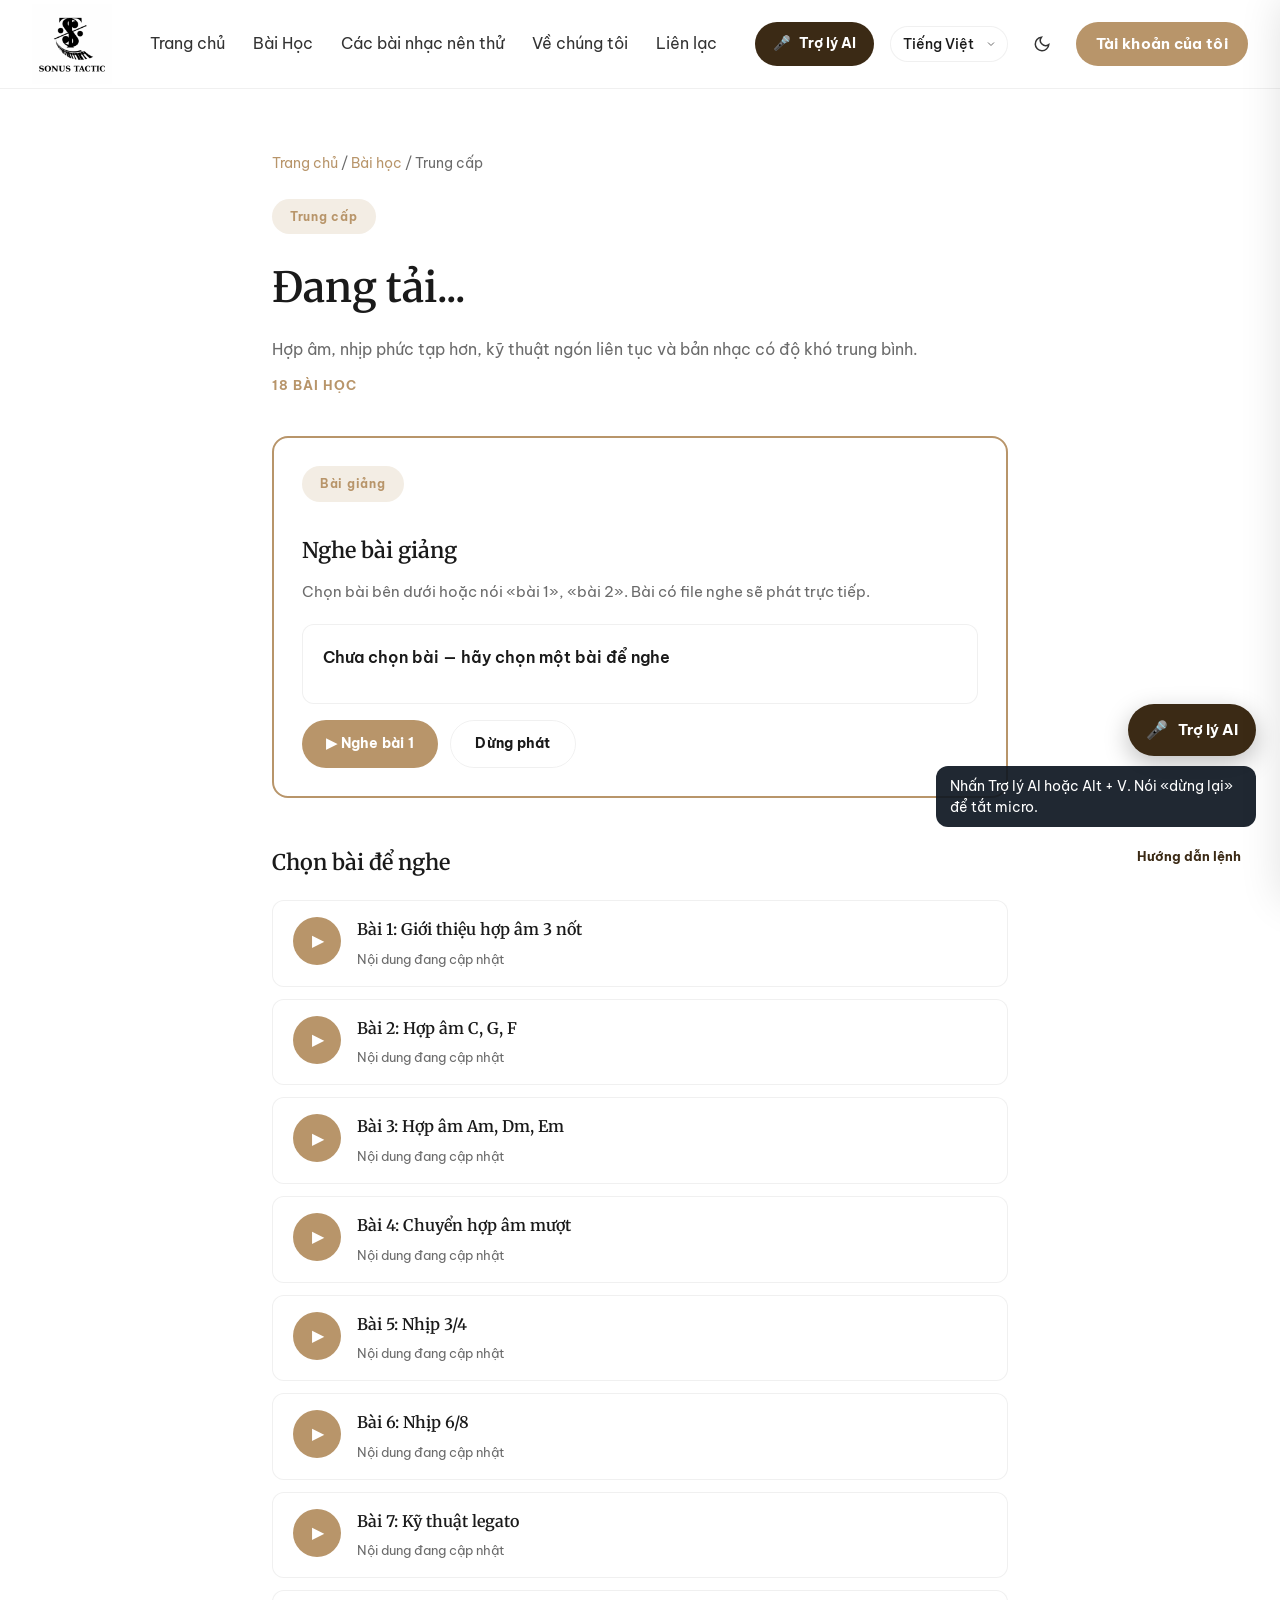
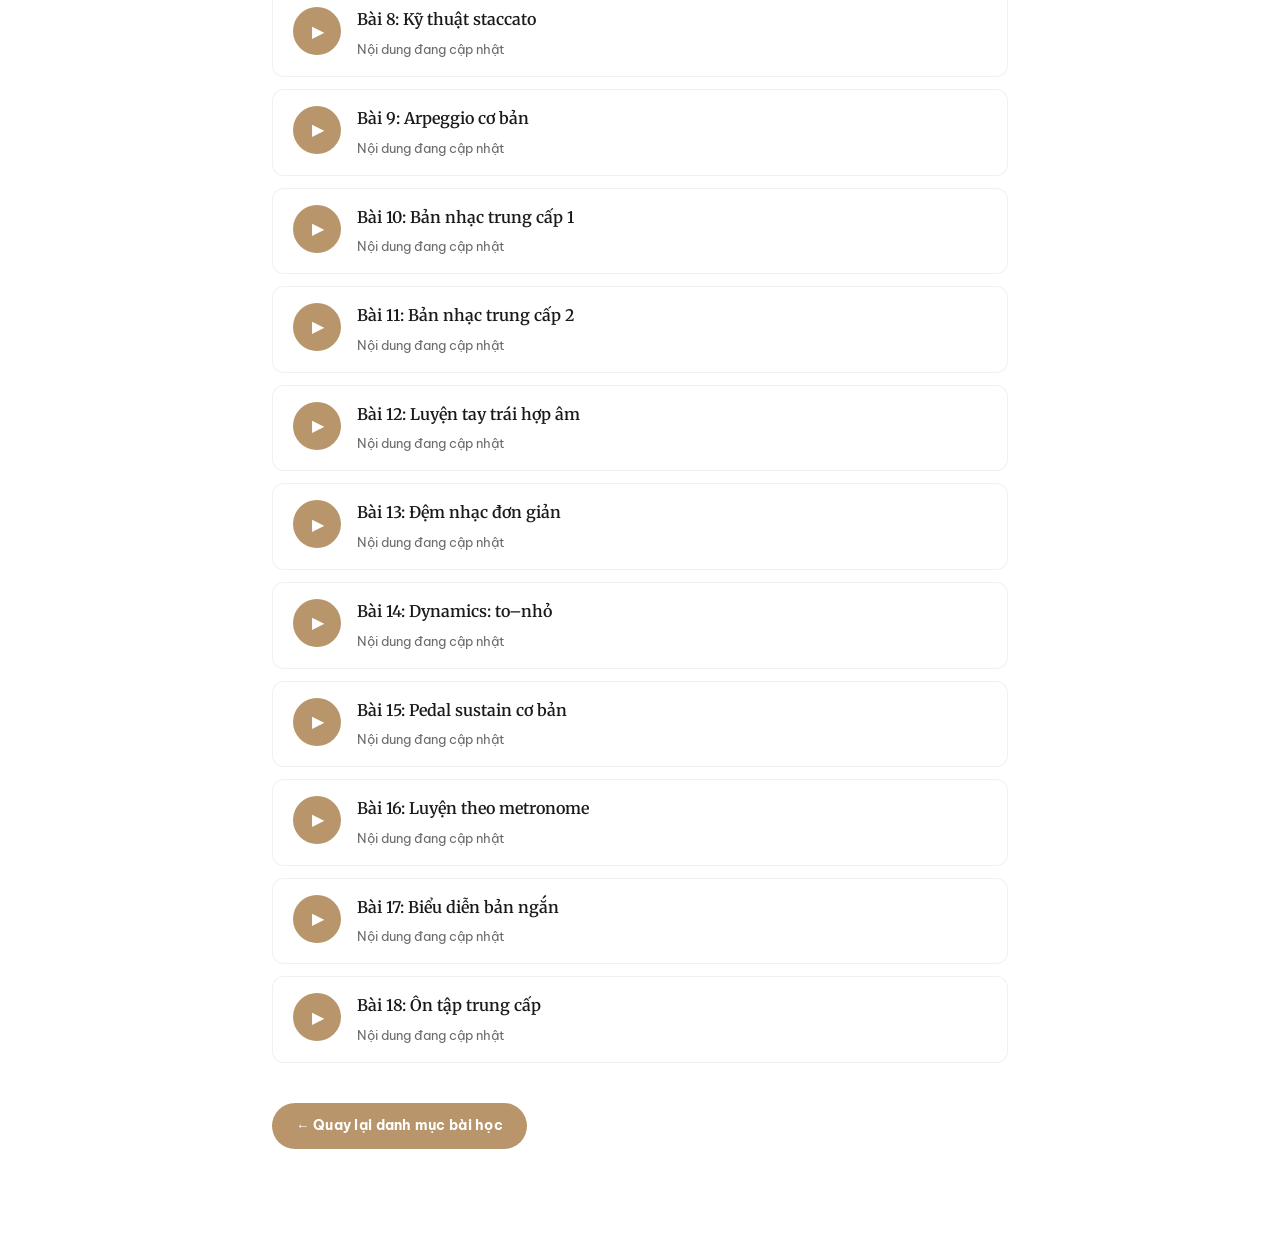
<file: login-form-20/lessons/trung-cap.html>
<!doctype html>
<html lang="vi" data-course-id="trung-cap">
<head>
  <title>Khoa hoc — SONUS TACTIC</title>
  <meta charset="utf-8">
  <meta name="viewport" content="width=device-width, initial-scale=1, shrink-to-fit=no">
  <link rel="preconnect" href="https://fonts.googleapis.com">
  <link rel="preconnect" href="https://fonts.gstatic.com" crossorigin>
  <link href="https://fonts.googleapis.com/css2?family=Be+Vietnam+Pro:wght@300;400;500;700&family=Merriweather:wght@400;700&display=swap" rel="stylesheet">
  <link rel="stylesheet" href="../css/home.css">
  <link rel="stylesheet" href="../css/course.css">
  <link rel="stylesheet" href="../css/account-panel.css">
  <link rel="stylesheet" href="../css/voice-assistant.css">
  <script src="../js/i18n.js"></script>
  <script>
    (function () {
      try {
        if (localStorage.getItem('sonus-theme') === 'dark') {
          document.documentElement.setAttribute('data-theme', 'dark');
        }
        var lang = localStorage.getItem('sonus-lang');
        if (!lang || !window.SonusI18n || !window.SonusI18n.strings[lang]) {
          lang = 'vi';
        }
        document.documentElement.lang = lang;
      } catch (e) {}
    })();
  </script>
</head>
<body>
  <header class="site-header">
    <div class="header-inner">
      <a href="../home.html" class="logo">
        <img src="../images/logo.png" alt="SONUS TACTIC" class="logo-img" data-logo-light="../images/logo.png" data-logo-dark="../images/logo-dark.png">
      </a>

      <nav class="main-nav" aria-label="Điều hướng chính" data-i18n-aria="nav.mainLabel">
        <a href="../home.html" data-i18n="nav.home">Trang chủ</a>
        <a href="../home.html#bai-hoc" data-i18n="nav.lessons">Bài Học</a>
        <a href="../home.html#bai-nhac" data-i18n="nav.music">Các bài nhạc nên thử</a>
        <a href="../home.html#ve-chung-toi" data-i18n="nav.about">Về chúng tôi</a>
        <a href="../home.html#lien-lac" data-i18n="nav.contact">Liên lạc</a>
      </nav>

      <div class="header-actions">
        <button type="button" class="btn-ai-header ai-assistant-trigger" aria-pressed="false" data-i18n-aria="nav.aiLabel" aria-label="Mở trợ lý AI giọng nói">
          <span aria-hidden="true">🎤</span> <span data-i18n="nav.ai">Trợ lý AI</span>
        </button>
        <button type="button" class="theme-toggle" data-i18n-aria="nav.themeLabel" aria-label="Chuyển giao diện sáng hoặc tối">
          <svg class="icon-moon" width="18" height="18" viewBox="0 0 24 24" fill="none" stroke="currentColor" stroke-width="2" aria-hidden="true">
            <path d="M21 12.79A9 9 0 1 1 11.21 3 7 7 0 0 0 21 12.79z"></path>
          </svg>
          <svg class="icon-sun" width="18" height="18" viewBox="0 0 24 24" fill="none" stroke="currentColor" stroke-width="2" aria-hidden="true">
            <circle cx="12" cy="12" r="5"></circle>
            <line x1="12" y1="1" x2="12" y2="3"></line>
            <line x1="12" y1="21" x2="12" y2="23"></line>
            <line x1="4.22" y1="4.22" x2="5.64" y2="5.64"></line>
            <line x1="18.36" y1="18.36" x2="19.78" y2="19.78"></line>
            <line x1="1" y1="12" x2="3" y2="12"></line>
            <line x1="21" y1="12" x2="23" y2="12"></line>
            <line x1="4.22" y1="19.78" x2="5.64" y2="18.36"></line>
            <line x1="18.36" y1="5.64" x2="19.78" y2="4.22"></line>
          </svg>
        </button>
        <button type="button" class="btn btn-gold btn-sm js-account-open" data-i18n="nav.account" data-i18n-aria="account.openLabel" aria-haspopup="dialog" aria-controls="account-panel">Tài khoản của tôi</button>
        <button type="button" class="menu-toggle" data-i18n-aria="nav.menuLabel" aria-label="Mở menu" aria-expanded="false">
          <span></span>
          <span></span>
          <span></span>
        </button>
      </div>
    </div>
  </header>

  <main class="course-page">
    <div class="course-inner">
      <nav class="course-breadcrumb" aria-label="Breadcrumb" data-i18n-aria="course.breadcrumbLabel">
        <a href="../home.html" data-i18n="nav.home">Trang chủ</a>
        <span aria-hidden="true"> / </span>
        <a href="../home.html#bai-hoc" data-i18n="course.breadcrumbLessons">Bài học</a>
        <span aria-hidden="true"> / </span>
        <span id="course-step">Khóa học</span>
      </nav>

      <header class="course-header">
        <span class="section-tag" id="course-step-badge">Khóa học</span>
        <h1 id="course-title" data-i18n="course.loading">Đang tải...</h1>
        <p class="course-intro" id="course-intro"></p>
        <p class="course-meta" id="course-meta"></p>
      </header>

      <section class="course-audio-hub" id="nghe-bai-giang" aria-labelledby="audio-hub-heading">
        <span class="section-tag" data-i18n="course.lessonsTag">Bài giảng</span>
        <h2 id="audio-hub-heading" data-i18n="course.listenTitle">Nghe bài giảng</h2>
        <p class="audio-hub-desc" id="audio-hub-desc" data-i18n="course.listenDesc">
          Chọn bài bên dưới hoặc nói «bài 1», «bài 2». Bài có file nghe sẽ phát trực tiếp.
        </p>

        <div class="lesson-chat-panel" id="lesson-chat-panel" aria-live="polite" aria-atomic="true">
          <p class="lesson-chat-label" id="now-playing-label" data-i18n="course.notSelected">Chưa chọn bài — hãy chọn một bài để nghe</p>
          <audio id="main-course-audio" class="main-course-audio" controls preload="none"
            data-i18n-aria="course.audioLabel" aria-label="Trình phát bài giảng"></audio>
          <div class="lesson-chat-text" id="lesson-chat-text"></div>
        </div>

        <div class="audio-hub-actions">
          <button type="button" class="btn btn-gold" id="play-first-lesson" data-i18n="course.playFirst">
            ▶ Nghe bài 1
          </button>
          <button type="button" class="btn btn-outline-dark" id="stop-course-audio" data-i18n="course.stop">
            Dừng phát
          </button>
        </div>
      </section>

      <section class="course-lessons" aria-labelledby="course-lessons-heading">
        <h2 id="course-lessons-heading" data-i18n="course.pickLesson">Chọn bài để nghe</h2>
        <ul class="course-lesson-list" id="course-lesson-list" role="list"></ul>
      </section>

      <p class="course-back">
        <a href="../home.html#bai-hoc" class="btn btn-gold" data-i18n="course.back">&larr; Quay lại danh mục bài học</a>
      </p>
    </div>
  </main>

  <script src="../js/lesson-courses.js"></script>
  <script src="../js/lesson-content.js"></script>
  <script src="../js/voice-i18n.js"></script>
  <script src="../js/language-switcher.js"></script>
  <script src="../js/account-panel.js"></script>
  <script src="../js/home.js"></script>
  <script src="../js/course-page.js"></script>
  <script src="../js/voice-lessons.js"></script>
  <script src="../js/voice-assistant.js"></script>
</body>
</html>
</file>
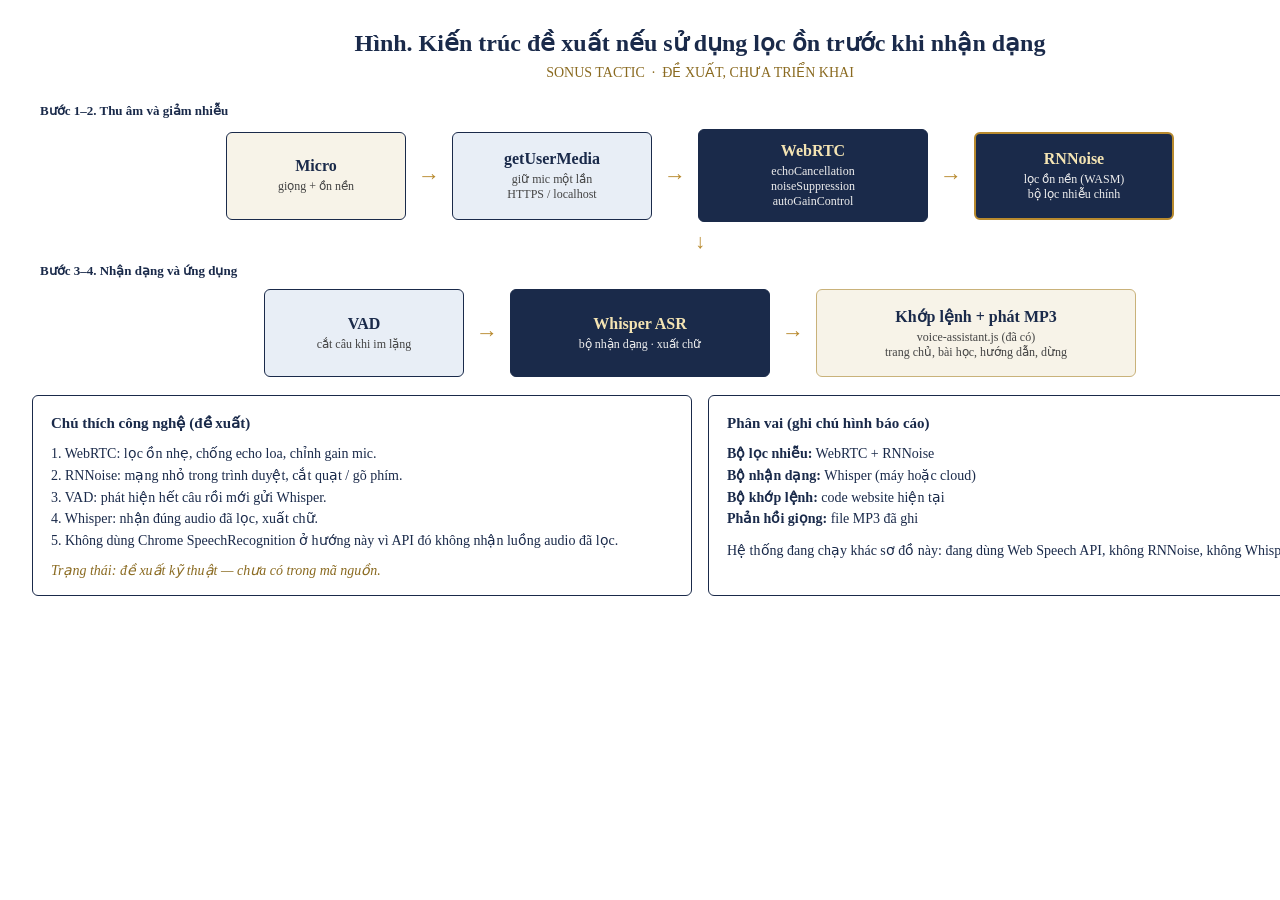
<file: login-form-20/so-do-bao-cao/so-do-de-xuat.html>
<!DOCTYPE html>
<html lang="vi">
<head>
<meta charset="UTF-8">
<title>Sơ đồ đề xuất lọc ồn</title>
<style>
  * { box-sizing: border-box; margin: 0; padding: 0; }
  body {
    width: 1400px;
    background: #fff;
    font-family: "Times New Roman", Times, serif;
    color: #1A2A4A;
    padding: 28px 32px 24px;
  }
  h1 { text-align: center; font-size: 24px; line-height: 1.25; }
  .sub { text-align: center; color: #8A6A20; font-size: 14px; margin: 6px 0 22px; }
  .row { display: flex; align-items: center; justify-content: center; gap: 10px; margin-bottom: 8px; }
  .lab { font-size: 13px; font-weight: 700; margin: 4px 0 10px 8px; }
  .box {
    border: 1.5px solid #1A2A4A;
    border-radius: 6px;
    padding: 12px 10px;
    text-align: center;
    min-height: 88px;
    display: flex;
    flex-direction: column;
    justify-content: center;
    background: #F7F3E8;
  }
  .box b { font-size: 16px; display: block; margin-bottom: 4px; }
  .box span { font-size: 12px; color: #444; }
  .navy { background: #1A2A4A; color: #fff; border-color: #1A2A4A; }
  .navy b { color: #F4E4B3; }
  .navy span { color: #eee; }
  .gold { background: #1A2A4A; border: 2px solid #B88A2E; color: #fff; }
  .gold b { color: #F4E4B3; }
  .gold span { color: #eee; }
  .blue { background: #E8EEF6; }
  .app { background: #F7F3E8; border-color: #C9B27A; min-width: 300px; }
  .arrow { color: #B88A2E; font-size: 22px; font-weight: 700; padding: 0 2px; }
  .down { text-align: center; color: #B88A2E; font-size: 20px; margin: 2px 0 10px; }
  .notes { display: flex; gap: 16px; margin-top: 18px; }
  .card {
    flex: 1;
    border: 1px solid #1A2A4A;
    border-radius: 6px;
    padding: 16px 18px 14px;
    font-size: 14px;
    line-height: 1.55;
  }
  .card h2 { font-size: 15px; margin-bottom: 8px; }
  .warn { color: #8A6A20; font-style: italic; margin-top: 8px; }
  .w140 { width: 180px; }
  .w180 { width: 200px; }
  .w220 { width: 230px; }
  .w260 { width: 260px; }
  .w300 { width: 320px; }
</style>
</head>
<body>
  <h1>Hình. Kiến trúc đề xuất nếu sử dụng lọc ồn trước khi nhận dạng</h1>
  <p class="sub">SONUS TACTIC &nbsp;·&nbsp; ĐỀ XUẤT, CHƯA TRIỂN KHAI</p>

  <p class="lab">Bước 1–2. Thu âm và giảm nhiễu</p>
  <div class="row">
    <div class="box w140"><b>Micro</b><span>giọng + ồn nền</span></div>
    <div class="arrow">→</div>
    <div class="box blue w180"><b>getUserMedia</b><span>giữ mic một lần<br>HTTPS / localhost</span></div>
    <div class="arrow">→</div>
    <div class="box navy w220"><b>WebRTC</b><span>echoCancellation<br>noiseSuppression<br>autoGainControl</span></div>
    <div class="arrow">→</div>
    <div class="box gold w180"><b>RNNoise</b><span>lọc ồn nền (WASM)<br>bộ lọc nhiễu chính</span></div>
  </div>

  <div class="down">↓</div>

  <p class="lab">Bước 3–4. Nhận dạng và ứng dụng</p>
  <div class="row">
    <div class="box blue w180"><b>VAD</b><span>cắt câu khi im lặng</span></div>
    <div class="arrow">→</div>
    <div class="box navy w260"><b>Whisper ASR</b><span>bộ nhận dạng · xuất chữ</span></div>
    <div class="arrow">→</div>
    <div class="box app w300"><b>Khớp lệnh + phát MP3</b><span>voice-assistant.js (đã có)<br>trang chủ, bài học, hướng dẫn, dừng</span></div>
  </div>

  <div class="notes">
    <div class="card">
      <h2>Chú thích công nghệ (đề xuất)</h2>
      <p>1. WebRTC: lọc ồn nhẹ, chống echo loa, chỉnh gain mic.</p>
      <p>2. RNNoise: mạng nhỏ trong trình duyệt, cắt quạt / gõ phím.</p>
      <p>3. VAD: phát hiện hết câu rồi mới gửi Whisper.</p>
      <p>4. Whisper: nhận đúng audio đã lọc, xuất chữ.</p>
      <p>5. Không dùng Chrome SpeechRecognition ở hướng này vì API đó không nhận luồng audio đã lọc.</p>
      <p class="warn">Trạng thái: đề xuất kỹ thuật — chưa có trong mã nguồn.</p>
    </div>
    <div class="card">
      <h2>Phân vai (ghi chú hình báo cáo)</h2>
      <p><b>Bộ lọc nhiễu:</b> WebRTC + RNNoise</p>
      <p><b>Bộ nhận dạng:</b> Whisper (máy hoặc cloud)</p>
      <p><b>Bộ khớp lệnh:</b> code website hiện tại</p>
      <p><b>Phản hồi giọng:</b> file MP3 đã ghi</p>
      <p style="margin-top:10px">Hệ thống đang chạy khác sơ đồ này: đang dùng Web Speech API, không RNNoise, không Whisper.</p>
    </div>
  </div>
</body>
</html>
</file>
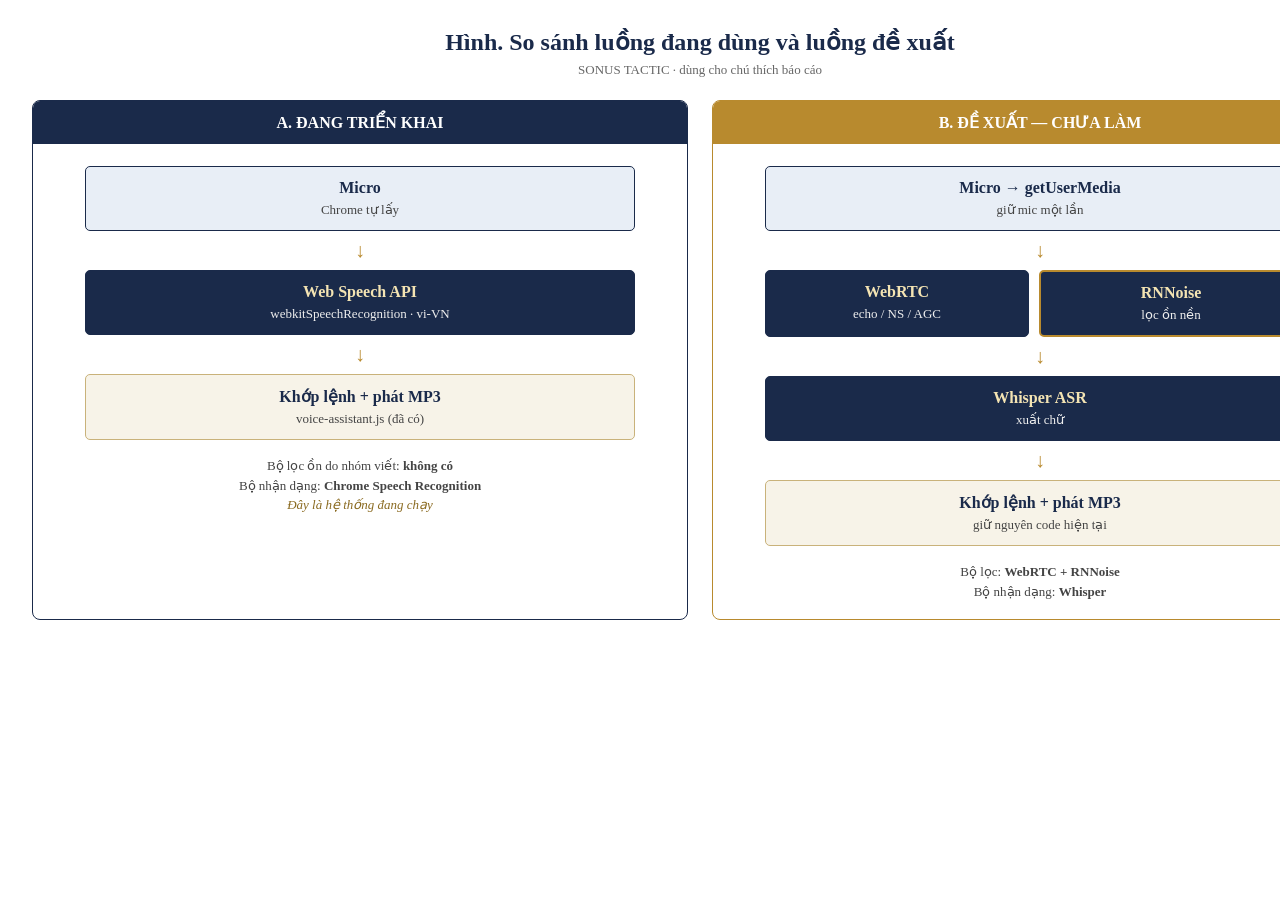
<file: login-form-20/so-do-bao-cao/so-do-so-sanh.html>
<!DOCTYPE html>
<html lang="vi">
<head>
<meta charset="UTF-8">
<title>So sánh luồng hiện tại và đề xuất</title>
<style>
  * { box-sizing: border-box; margin: 0; padding: 0; }
  body {
    width: 1400px;
    background: #fff;
    font-family: "Times New Roman", Times, serif;
    color: #1A2A4A;
    padding: 28px 32px 24px;
  }
  h1 { text-align: center; font-size: 24px; }
  .sub { text-align: center; color: #666; font-size: 13px; margin: 6px 0 22px; }
  .cols { display: flex; gap: 24px; }
  .col {
    flex: 1;
    border: 1.5px solid #1A2A4A;
    border-radius: 8px;
    overflow: hidden;
    min-height: 480px;
  }
  .col.prop { border-color: #B88A2E; }
  .hd {
    background: #1A2A4A;
    color: #fff;
    text-align: center;
    font-size: 16px;
    font-weight: 700;
    padding: 12px;
  }
  .col.prop .hd { background: #B88A2E; }
  .inner { padding: 22px 28px 18px; }
  .box {
    border: 1.5px solid #1A2A4A;
    border-radius: 5px;
    padding: 12px 10px;
    text-align: center;
    margin: 0 auto;
    width: 92%;
  }
  .box b { display: block; font-size: 16px; margin-bottom: 3px; }
  .box span { font-size: 13px; color: #444; }
  .navy { background: #1A2A4A; color: #fff; }
  .navy b { color: #F4E4B3; }
  .navy span { color: #eee; }
  .cream { background: #F7F3E8; border-color: #C9B27A; }
  .blue { background: #E8EEF6; }
  .pair { display: flex; gap: 10px; width: 92%; margin: 0 auto; }
  .pair .box { width: 48%; margin: 0; }
  .gold { background: #1A2A4A; border: 2px solid #B88A2E; color: #fff; }
  .gold b { color: #F4E4B3; }
  .gold span { color: #eee; }
  .arr { text-align: center; color: #B88A2E; font-size: 20px; margin: 8px 0; }
  .foot { text-align: center; font-size: 13px; color: #444; margin-top: 16px; line-height: 1.5; }
  .foot em { color: #8A6A20; }
</style>
</head>
<body>
  <h1>Hình. So sánh luồng đang dùng và luồng đề xuất</h1>
  <p class="sub">SONUS TACTIC · dùng cho chú thích báo cáo</p>
  <div class="cols">
    <div class="col">
      <div class="hd">A. ĐANG TRIỂN KHAI</div>
      <div class="inner">
        <div class="box blue"><b>Micro</b><span>Chrome tự lấy</span></div>
        <div class="arr">↓</div>
        <div class="box navy"><b>Web Speech API</b><span>webkitSpeechRecognition · vi-VN</span></div>
        <div class="arr">↓</div>
        <div class="box cream"><b>Khớp lệnh + phát MP3</b><span>voice-assistant.js (đã có)</span></div>
        <p class="foot">
          Bộ lọc ồn do nhóm viết: <b>không có</b><br>
          Bộ nhận dạng: <b>Chrome Speech Recognition</b><br>
          <em>Đây là hệ thống đang chạy</em>
        </p>
      </div>
    </div>
    <div class="col prop">
      <div class="hd">B. ĐỀ XUẤT — CHƯA LÀM</div>
      <div class="inner">
        <div class="box blue"><b>Micro → getUserMedia</b><span>giữ mic một lần</span></div>
        <div class="arr">↓</div>
        <div class="pair">
          <div class="box navy"><b>WebRTC</b><span>echo / NS / AGC</span></div>
          <div class="box gold"><b>RNNoise</b><span>lọc ồn nền</span></div>
        </div>
        <div class="arr">↓</div>
        <div class="box navy"><b>Whisper ASR</b><span>xuất chữ</span></div>
        <div class="arr">↓</div>
        <div class="box cream"><b>Khớp lệnh + phát MP3</b><span>giữ nguyên code hiện tại</span></div>
        <p class="foot">
          Bộ lọc: <b>WebRTC + RNNoise</b><br>
          Bộ nhận dạng: <b>Whisper</b>
        </p>
      </div>
    </div>
  </div>
</body>
</html>
</file>
<file: login-form-20/css/voice-assistant.css>
.voice-assistant {
  position: fixed;
  right: 24px;
  bottom: 24px;
  z-index: 1000;
  display: flex;
  flex-direction: column;
  align-items: flex-end;
  gap: 10px;
  max-width: min(320px, calc(100vw - 32px));
}

.voice-assistant-live {
  position: absolute;
  width: 1px;
  height: 1px;
  padding: 0;
  margin: -1px;
  overflow: hidden;
  clip: rect(0, 0, 0, 0);
  white-space: nowrap;
  border: 0;
}

.voice-assistant-btn {
  display: inline-flex;
  align-items: center;
  gap: 10px;
  padding: 14px 18px;
  border: none;
  border-radius: 999px;
  background: #3b2a15;
  color: #fff;
  font-family: 'Be Vietnam Pro', Arial, sans-serif;
  font-size: 0.95rem;
  font-weight: 700;
  cursor: pointer;
  box-shadow: 0 8px 24px rgba(0, 0, 0, 0.25);
  transition: transform 0.2s ease, box-shadow 0.2s ease, background 0.2s ease;
}

.voice-assistant-btn:hover,
.voice-assistant-btn:focus {
  outline: 3px solid rgba(255, 255, 255, 0.85);
  outline-offset: 3px;
  transform: translateY(-2px);
}

.voice-assistant-btn.is-listening {
  background: #7a2419;
  box-shadow: 0 0 0 6px rgba(122, 36, 25, 0.25);
}

.voice-assistant-icon {
  font-size: 1.1rem;
  line-height: 1;
}

.voice-assistant-status {
  margin: 0;
  padding: 10px 14px;
  border-radius: 12px;
  background: rgba(14, 22, 33, 0.92);
  color: #fff;
  font-family: 'Be Vietnam Pro', Arial, sans-serif;
  font-size: 0.85rem;
  line-height: 1.5;
}

.voice-assistant-help {
  padding: 8px 14px;
  border: 1px solid rgba(255, 255, 255, 0.35);
  border-radius: 999px;
  background: rgba(255, 255, 255, 0.95);
  color: #3b2a15;
  font-family: 'Be Vietnam Pro', Arial, sans-serif;
  font-size: 0.82rem;
  font-weight: 700;
  cursor: pointer;
}

.voice-assistant-help:hover,
.voice-assistant-help:focus {
  outline: 3px solid #3b2a15;
  outline-offset: 2px;
}

[data-theme="dark"] .voice-assistant-help {
  background: rgba(18, 24, 33, 0.95);
  color: #f0f4f8;
  border-color: rgba(255, 255, 255, 0.2);
}

@media (max-width: 576px) {
  .voice-assistant {
    right: 16px;
    bottom: 16px;
    left: 16px;
    align-items: stretch;
  }

  .voice-assistant-btn {
    justify-content: center;
  }
}
</file>
<file: login-form-20/css/home.css>
*,
*::before,
*::after {
  box-sizing: border-box;
  margin: 0;
  padding: 0;
}

:root {
  --gold: #b8956a;
  --gold-hover: #a6835a;
  --dark: #1a1a1a;
  --text-muted: #6b6b6b;
  --white: #ffffff;
  --header-height: 88px;
  --bg-page: #ffffff;
  --bg-header: rgba(255, 255, 255, 0.97);
  --bg-stats: #ffffff;
  --bg-tag: #f3ede4;
  --text-primary: #1a1a1a;
  --nav-color: #333333;
  --border-color: rgba(0, 0, 0, 0.06);
  --toggle-hover: rgba(0, 0, 0, 0.05);
  --hero-overlay-top: rgba(0, 0, 0, 0.15);
  --hero-overlay-mid: rgba(0, 0, 0, 0.35);
  --hero-overlay-bottom: rgba(0, 0, 0, 0.72);
  --pill-active-bg: #ffffff;
  --pill-active-color: #1a1a1a;
}

[data-theme="dark"] {
  --gold: #6b8cae;
  --gold-hover: #5a7a99;
  --dark: #f0f4f8;
  --text-muted: #8fa3b8;
  --bg-page: #0e1621;
  --bg-header: rgba(14, 22, 33, 0.97);
  --bg-stats: #121821;
  --bg-tag: rgba(255, 255, 255, 0.08);
  --text-primary: #f0f4f8;
  --nav-color: #c5d0de;
  --border-color: rgba(255, 255, 255, 0.08);
  --toggle-hover: rgba(255, 255, 255, 0.08);
  --hero-overlay-top: rgba(14, 22, 33, 0.35);
  --hero-overlay-mid: rgba(14, 22, 33, 0.55);
  --hero-overlay-bottom: rgba(14, 22, 33, 0.88);
  --pill-active-bg: #f0f4f8;
  --pill-active-color: #0e1621;
}

html {
  scroll-behavior: smooth;
}

body {
  font-family: 'Be Vietnam Pro', Arial, sans-serif;
  color: var(--text-primary);
  background: var(--bg-page);
  line-height: 1.6;
  transition: background 0.3s ease, color 0.3s ease;
}

a {
  color: inherit;
  text-decoration: none;
}

button {
  font: inherit;
  cursor: pointer;
  border: none;
  background: none;
}

/* Header */
.site-header {
  position: fixed;
  top: 0;
  left: 0;
  right: 0;
  z-index: 100;
  background: var(--bg-header);
  backdrop-filter: blur(8px);
  border-bottom: 1px solid var(--border-color);
  transition: background 0.3s ease, border-color 0.3s ease;
}

.header-inner {
  max-width: 1280px;
  margin: 0 auto;
  padding: 0 32px;
  height: var(--header-height);
  display: flex;
  align-items: center;
  justify-content: space-between;
  gap: 24px;
}

.logo {
  display: flex;
  align-items: center;
  flex-shrink: 0;
}

.logo-img {
  height: 80px;
  width: auto;
  display: block;
  image-rendering: -webkit-optimize-contrast;
}

.main-nav {
  display: flex;
  align-items: center;
  gap: 28px;
}

.main-nav a {
  font-size: 1rem;
  font-weight: 400;
  color: var(--nav-color);
  transition: color 0.2s ease;
}

.main-nav a:hover,
.main-nav a:focus-visible {
  color: var(--gold);
}

.nav-item {
  position: relative;
}

.nav-item--lessons .nav-lessons-trigger:focus-visible {
  outline: 3px solid var(--gold);
  outline-offset: 4px;
  border-radius: 4px;
}

.lesson-nav-menu {
  position: absolute;
  top: calc(100% + 12px);
  left: 50%;
  transform: translateX(-50%);
  min-width: 220px;
  padding: 8px 0;
  margin: 0;
  list-style: none;
  background: var(--bg-page);
  border: 1px solid var(--border-color);
  border-radius: 12px;
  box-shadow: 0 12px 32px rgba(0, 0, 0, 0.12);
  z-index: 200;
}

.lesson-nav-menu[hidden] {
  display: none;
}

.lesson-nav-menu a {
  display: block;
  padding: 10px 18px;
  font-size: 0.92rem;
  color: var(--nav-color);
  white-space: nowrap;
}

.lesson-nav-menu a:hover,
.lesson-nav-menu a:focus-visible {
  background: var(--bg-tag);
  color: var(--gold);
  outline: none;
}

.lesson-nav-menu a:focus-visible {
  box-shadow: inset 0 0 0 2px var(--gold);
}

.header-actions {
  display: flex;
  align-items: center;
  gap: 16px;
  flex-shrink: 0;
}

.btn-ai-header {
  display: inline-flex;
  align-items: center;
  gap: 8px;
  padding: 10px 18px;
  border: none;
  border-radius: 999px;
  background: #3b2a15;
  color: #fff;
  font-family: 'Be Vietnam Pro', Arial, sans-serif;
  font-size: 0.9rem;
  font-weight: 700;
  cursor: pointer;
  transition: transform 0.2s ease, box-shadow 0.2s ease, background 0.2s ease;
  white-space: nowrap;
}

.btn-ai-header:hover,
.btn-ai-header:focus {
  outline: 3px solid var(--gold);
  outline-offset: 2px;
  transform: translateY(-1px);
  box-shadow: 0 6px 16px rgba(59, 42, 21, 0.25);
}

.btn-ai-header.is-listening {
  background: #7a2419;
  box-shadow: 0 0 0 4px rgba(122, 36, 25, 0.25);
}

[data-theme="dark"] .btn-ai-header {
  background: #6b8cae;
}

[data-theme="dark"] .btn-ai-header.is-listening {
  background: #5a7a99;
}

.theme-toggle {
  display: flex;
  align-items: center;
  justify-content: center;
  width: 36px;
  height: 36px;
  border-radius: 50%;
  color: var(--nav-color);
  transition: background 0.2s ease, color 0.2s ease;
}

.theme-toggle:hover {
  background: var(--toggle-hover);
}

.theme-toggle .icon-sun {
  display: none;
}

[data-theme="dark"] .theme-toggle .icon-moon {
  display: none;
}

  [data-theme="dark"] .theme-toggle .icon-sun {
  display: block;
}

/* Language switcher */
.lang-switcher {
  display: flex;
  align-items: center;
  gap: 8px;
}

.lang-switcher__label {
  position: absolute;
  width: 1px;
  height: 1px;
  padding: 0;
  margin: -1px;
  overflow: hidden;
  clip: rect(0, 0, 0, 0);
  white-space: nowrap;
  border: 0;
}

.lang-select {
  min-width: 118px;
  padding: 8px 32px 8px 12px;
  border: 1px solid var(--border-color);
  border-radius: 999px;
  background: var(--bg-stats);
  color: var(--text-primary);
  font-family: 'Be Vietnam Pro', Arial, sans-serif;
  font-size: 0.85rem;
  font-weight: 500;
  cursor: pointer;
  appearance: none;
  background-image: url("data:image/svg+xml,%3Csvg xmlns='http://www.w3.org/2000/svg' width='12' height='12' viewBox='0 0 24 24' fill='none' stroke='%236b6b6b' stroke-width='2'%3E%3Cpath d='M6 9l6 6 6-6'/%3E%3C/svg%3E");
  background-repeat: no-repeat;
  background-position: right 10px center;
  transition: border-color 0.2s ease, box-shadow 0.2s ease;
}

.lang-select:hover,
.lang-select:focus {
  outline: none;
  border-color: var(--gold);
  box-shadow: 0 0 0 3px rgba(184, 149, 106, 0.2);
}

.login-lang-bar {
  display: flex;
  justify-content: flex-end;
  margin-bottom: 16px;
}

.login-lang-bar .lang-switcher__label {
  position: static;
  width: auto;
  height: auto;
  margin: 0;
  clip: auto;
  overflow: visible;
  font-size: 0.9rem;
  color: rgba(255, 255, 255, 0.85);
}

.login-lang-bar .lang-select {
  background-color: rgba(255, 255, 255, 0.12);
  color: #fff;
  border-color: rgba(255, 255, 255, 0.25);
}

.menu-toggle {
  display: none;
  flex-direction: column;
  justify-content: center;
  gap: 5px;
  width: 36px;
  height: 36px;
}

.menu-toggle span {
  display: block;
  width: 20px;
  height: 2px;
  background: var(--text-primary);
  border-radius: 2px;
  transition: transform 0.2s ease, opacity 0.2s ease, background 0.3s ease;
}

/* Buttons */
.btn {
  display: inline-flex;
  align-items: center;
  justify-content: center;
  padding: 12px 24px;
  border-radius: 999px;
  font-size: 0.85rem;
  font-weight: 700;
  letter-spacing: 0.02em;
  transition: transform 0.2s ease, box-shadow 0.2s ease, background 0.2s ease, color 0.2s ease;
  white-space: nowrap;
}

.btn-sm {
  padding: 10px 20px;
  font-size: 0.95rem;
}

.btn-gold {
  background: var(--gold);
  color: var(--white);
}

.btn-gold:hover {
  background: var(--gold-hover);
  transform: translateY(-2px);
  box-shadow: 0 6px 18px rgba(184, 149, 106, 0.35);
}

.btn-outline {
  border: 1.5px solid rgba(255, 255, 255, 0.85);
  color: var(--white);
  background: transparent;
}

.btn-outline:hover {
  background: rgba(255, 255, 255, 0.12);
  transform: translateY(-2px);
}

/* Hero */
.hero {
  position: relative;
  min-height: 100vh;
  display: flex;
  align-items: flex-end;
  padding: calc(var(--header-height) + 48px) 32px 72px;
  overflow: hidden;
}

.hero-media {
  position: absolute;
  inset: 0;
  z-index: 0;
}

.hero-bg {
  width: 100%;
  height: 100%;
  object-fit: cover;
  object-position: center center;
  display: block;
  image-rendering: auto;
  -webkit-backface-visibility: hidden;
  backface-visibility: hidden;
  transform: translateZ(0);
}

.hero-overlay {
  position: absolute;
  inset: 0;
  background: linear-gradient(
    to top,
    var(--hero-overlay-bottom) 0%,
    var(--hero-overlay-mid) 45%,
    var(--hero-overlay-top) 100%
  );
  transition: background 0.3s ease;
}

.hero-content {
  position: relative;
  z-index: 1;
  max-width: 1280px;
  width: 100%;
  margin: 0 auto;
  color: var(--white);
}

.hero-badge {
  display: inline-flex;
  align-items: center;
  gap: 8px;
  padding: 8px 16px;
  margin-bottom: 20px;
  border-radius: 999px;
  background: rgba(255, 255, 255, 0.15);
  backdrop-filter: blur(6px);
  font-size: 0.78rem;
  font-weight: 700;
  letter-spacing: 0.04em;
}

.hero h1 {
  font-family: 'Merriweather', Georgia, serif;
  font-size: clamp(2.2rem, 5vw, 3.6rem);
  font-weight: 600;
  line-height: 1.15;
  max-width: 720px;
  margin-bottom: 20px;
}

.hero-desc {
  max-width: 560px;
  font-size: 0.95rem;
  line-height: 1.7;
  color: rgba(255, 255, 255, 0.88);
  margin-bottom: 28px;
}

.hero-actions {
  display: flex;
  flex-wrap: wrap;
  gap: 14px;
}

/* Lessons */
.lessons {
  background: var(--bg-stats);
  border-bottom: 1px solid var(--border-color);
}

.lessons-inner {
  max-width: 1280px;
  margin: 0 auto;
  padding: 72px 32px 80px;
}

.lessons-header {
  max-width: 640px;
  margin-bottom: 40px;
}

.lessons-header h2 {
  font-family: 'Merriweather', Georgia, serif;
  font-size: clamp(1.6rem, 3vw, 2.2rem);
  font-weight: 600;
  margin-bottom: 14px;
  color: var(--text-primary);
}

.lessons-intro {
  color: var(--text-muted);
  font-size: 0.95rem;
  line-height: 1.75;
}

.lesson-list {
  list-style: none;
  display: grid;
  grid-template-columns: repeat(auto-fill, minmax(280px, 1fr));
  gap: 20px;
}

.lesson-list__item {
  scroll-margin-top: calc(var(--header-height) + 24px);
}

.lesson-card {
  display: flex;
  flex-direction: column;
  height: 100%;
  padding: 24px;
  border-radius: 16px;
  background: var(--bg-page);
  border: 1px solid var(--border-color);
  transition: transform 0.2s ease, box-shadow 0.2s ease, border-color 0.2s ease;
}

.lesson-card:hover {
  transform: translateY(-3px);
  box-shadow: 0 10px 28px rgba(0, 0, 0, 0.08);
  border-color: var(--gold);
}

.lesson-card:focus-visible {
  outline: 3px solid var(--gold);
  outline-offset: 3px;
  transform: translateY(-3px);
  box-shadow: 0 10px 28px rgba(0, 0, 0, 0.08);
}

.lesson-list__item:target .lesson-card {
  border-color: var(--gold);
  box-shadow: 0 0 0 3px rgba(184, 149, 106, 0.25);
}

.lesson-card__step {
  display: inline-block;
  align-self: flex-start;
  padding: 4px 12px;
  margin-bottom: 14px;
  border-radius: 999px;
  background: var(--bg-tag);
  color: var(--gold);
  font-size: 0.72rem;
  font-weight: 700;
  letter-spacing: 0.06em;
  text-transform: uppercase;
}

.lesson-card__title {
  font-family: 'Merriweather', Georgia, serif;
  font-size: 1.15rem;
  font-weight: 600;
  margin-bottom: 10px;
  color: var(--text-primary);
}

.lesson-card__desc {
  flex: 1;
  color: var(--text-muted);
  font-size: 0.9rem;
  line-height: 1.65;
  margin-bottom: 16px;
}

.lesson-card__meta {
  font-size: 0.78rem;
  font-weight: 700;
  letter-spacing: 0.08em;
  text-transform: uppercase;
  color: var(--gold);
}

/* Stats */
.stats {
  background: var(--bg-stats);
  border-bottom: 1px solid var(--border-color);
  transition: background 0.3s ease, border-color 0.3s ease;
}

.stats-inner {
  max-width: 1280px;
  margin: 0 auto;
  padding: 48px 32px;
  display: grid;
  grid-template-columns: repeat(4, 1fr);
  gap: 24px;
  text-align: center;
}

.stat-item strong {
  display: block;
  font-family: 'Merriweather', Georgia, serif;
  font-size: clamp(2rem, 4vw, 2.8rem);
  font-weight: 700;
  line-height: 1.1;
  margin-bottom: 8px;
  color: var(--text-primary);
  transition: color 0.3s ease;
}

.stat-item span {
  display: block;
  font-size: 0.72rem;
  font-weight: 700;
  letter-spacing: 0.14em;
  text-transform: uppercase;
  color: var(--text-muted);
}

/* Expertise */
.expertise {
  max-width: 720px;
  margin: 0 auto;
  padding: 72px 32px 96px;
  text-align: center;
}

.section-tag {
  display: inline-block;
  padding: 8px 18px;
  margin-bottom: 20px;
  border-radius: 999px;
  background: var(--bg-tag);
  color: var(--gold);
  font-size: 0.78rem;
  font-weight: 700;
  letter-spacing: 0.06em;
  transition: background 0.3s ease, color 0.3s ease;
}

.expertise h2 {
  font-family: 'Merriweather', Georgia, serif;
  font-size: clamp(1.6rem, 3vw, 2.2rem);
  font-weight: 600;
  margin-bottom: 16px;
  color: var(--text-primary);
  transition: color 0.3s ease;
}

.expertise p {
  color: var(--text-muted);
  font-size: 0.95rem;
  line-height: 1.8;
}

.contact {
  max-width: 720px;
  margin: 0 auto;
  padding: 0 32px 96px;
  text-align: center;
}

.contact h2 {
  font-family: 'Merriweather', Georgia, serif;
  font-size: clamp(1.6rem, 3vw, 2.2rem);
  font-weight: 600;
  margin-bottom: 16px;
  color: var(--text-primary);
  transition: color 0.3s ease;
}

.contact p {
  color: var(--text-muted);
  font-size: 0.95rem;
  line-height: 1.8;
  margin-bottom: 24px;
}

/* Mobile nav */
@media (max-width: 992px) {
  .main-nav {
    position: fixed;
    top: var(--header-height);
    left: 0;
    right: 0;
    flex-direction: column;
    align-items: flex-start;
    gap: 0;
    padding: 16px 32px 24px;
    background: var(--bg-header);
    border-bottom: 1px solid var(--border-color);
    transform: translateY(-110%);
    opacity: 0;
    pointer-events: none;
    transition: transform 0.25s ease, opacity 0.25s ease, background 0.3s ease;
  }

  .main-nav.open {
    transform: translateY(0);
    opacity: 1;
    pointer-events: auto;
  }

  .main-nav a {
    width: 100%;
    padding: 12px 0;
    border-bottom: 1px solid rgba(0, 0, 0, 0.05);
  }

  .nav-item--lessons {
    width: 100%;
  }

  .nav-item--lessons .nav-lessons-trigger {
    display: block;
    width: 100%;
    padding: 12px 0;
    border-bottom: 1px solid rgba(0, 0, 0, 0.05);
  }

  .lesson-nav-menu {
    position: static;
    transform: none;
    box-shadow: none;
    border: none;
    border-radius: 0;
    padding: 0 0 8px 16px;
    background: transparent;
    min-width: 0;
  }

  .lesson-nav-menu a {
    padding: 10px 0;
    border-bottom: 1px solid rgba(0, 0, 0, 0.04);
  }

  .menu-toggle {
    display: flex;
  }

  .header-actions .btn-sm {
    display: none;
  }

  .header-actions .btn-ai-header span {
    display: none;
  }

  .header-actions .btn-ai-header {
    padding: 10px 14px;
  }

  .stats-inner {
    grid-template-columns: repeat(2, 1fr);
    gap: 32px 16px;
  }
}

@media (max-width: 576px) {
  .header-inner,
  .hero,
  .lessons-inner,
  .stats-inner,
  .expertise,
  .contact {
    padding-left: 20px;
    padding-right: 20px;
  }

  .logo-img {
    height: 64px;
  }

  .hero {
    padding-bottom: 48px;
  }

  .hero-actions {
    flex-direction: column;
    align-items: stretch;
  }

  .hero-actions .btn {
    width: 100%;
  }

  .stats-inner {
    grid-template-columns: 1fr 1fr;
  }
}
</file>
<file: login-form-20/css/account-panel.css>
.account-backdrop {
  position: fixed;
  inset: 0;
  z-index: 1100;
  background: var(--hero-overlay-mid);
  opacity: 0;
  pointer-events: none;
  transition: opacity 0.25s ease;
}

.account-backdrop.is-open {
  opacity: 1;
  pointer-events: auto;
}

.account-panel {
  position: fixed;
  z-index: 1110;
  top: 0;
  right: 0;
  width: min(420px, 100%);
  height: 100%;
  display: flex;
  flex-direction: column;
  color: var(--text-primary);
  background: var(--bg-page);
  border-left: 1px solid var(--border-color);
  box-shadow: -16px 0 40px rgba(0, 0, 0, 0.12);
  transform: translateX(104%);
  transition: transform 0.28s ease, background 0.3s ease, color 0.3s ease;
  overflow: hidden;
}

.account-panel.is-open {
  transform: translateX(0);
}

.account-panel__top {
  display: flex;
  align-items: center;
  justify-content: space-between;
  padding: 18px 18px 8px;
}

.account-panel__icon-btn {
  width: 40px;
  height: 40px;
  border-radius: 50%;
  color: var(--nav-color);
  display: inline-flex;
  align-items: center;
  justify-content: center;
}

.account-panel__icon-btn:hover,
.account-panel__icon-btn:focus-visible {
  background: var(--toggle-hover);
  outline: 2px solid var(--gold);
  outline-offset: 2px;
}

.account-panel__title {
  font-size: 1.55rem;
  font-weight: 700;
  letter-spacing: -0.02em;
  color: var(--text-primary);
}

.account-panel__tabs {
  display: flex;
  gap: 22px;
  padding: 8px 22px 0;
  border-bottom: 1px solid var(--border-color);
}

.account-panel__tab {
  padding: 10px 0 12px;
  color: var(--text-muted);
  font-weight: 600;
  font-size: 0.95rem;
  border-bottom: 2px solid transparent;
}

.account-panel__tab[aria-selected="true"] {
  color: var(--gold);
  border-bottom-color: var(--gold);
}

.account-panel__tab:focus-visible {
  outline: 2px solid var(--gold);
  outline-offset: 3px;
}

.account-panel__body {
  flex: 1;
  overflow: auto;
  padding: 18px 18px 28px;
  background: var(--bg-page);
}

.account-panel__chips {
  display: flex;
  flex-wrap: wrap;
  gap: 8px;
  margin-bottom: 18px;
}

.account-chip {
  padding: 6px 12px;
  border-radius: 999px;
  font-size: 0.78rem;
  font-weight: 600;
  border: 1px solid var(--border-color);
  color: var(--nav-color);
  background: var(--bg-tag);
}

.account-chip.is-active {
  background: var(--gold);
  border-color: var(--gold);
  color: var(--white);
}

.account-total-label {
  font-size: 0.85rem;
  color: var(--text-muted);
}

.account-total-value {
  font-size: 1.7rem;
  font-weight: 700;
  margin: 2px 0 16px;
  letter-spacing: -0.03em;
  color: var(--text-primary);
}

.account-hero-card {
  display: flex;
  align-items: center;
  justify-content: space-between;
  gap: 12px;
  padding: 16px 18px;
  margin-bottom: 14px;
  border-radius: 16px;
  color: var(--white);
  background: var(--gold);
  text-align: left;
}

.account-hero-card:hover,
.account-hero-card:focus-visible {
  background: var(--gold-hover);
  outline: 2px solid var(--gold);
  outline-offset: 2px;
}

.account-hero-card strong {
  display: block;
  font-size: 1.05rem;
}

.account-hero-card span {
  font-size: 0.82rem;
  opacity: 0.92;
}

.account-card {
  border: 1px solid var(--border-color);
  border-radius: 18px;
  padding: 16px 16px 12px;
  margin-bottom: 12px;
  background: var(--bg-stats);
}

.account-card__head {
  display: flex;
  justify-content: space-between;
  align-items: flex-start;
  gap: 8px;
  margin-bottom: 6px;
}

.account-card__id {
  font-size: 0.92rem;
  letter-spacing: 0.04em;
  color: var(--text-muted);
}

.account-card__balance {
  font-size: 1.35rem;
  font-weight: 700;
  color: var(--text-primary);
}

.account-card__tools {
  display: flex;
  gap: 8px;
  color: var(--gold);
}

.account-card__tools button,
.account-card__tools a {
  width: 28px;
  height: 28px;
  border-radius: 50%;
  border: 1px solid var(--border-color);
  color: var(--gold);
  display: inline-flex;
  align-items: center;
  justify-content: center;
}

.account-card__tools button:hover,
.account-card__tools a:hover,
.account-card__tools button:focus-visible,
.account-card__tools a:focus-visible {
  background: var(--bg-tag);
  outline: 2px solid var(--gold);
}

.account-actions {
  display: grid;
  grid-template-columns: repeat(3, 1fr);
  gap: 8px;
  margin-top: 14px;
  text-align: center;
}

.account-actions a,
.account-actions button {
  color: var(--nav-color);
  font-size: 0.75rem;
  display: flex;
  flex-direction: column;
  align-items: center;
  gap: 8px;
}

.account-actions .account-round {
  width: 52px;
  height: 52px;
  border-radius: 50%;
  border: 1px solid var(--border-color);
  background: var(--bg-tag);
  display: inline-flex;
  align-items: center;
  justify-content: center;
  color: var(--gold);
}

.account-actions a:hover .account-round,
.account-actions button:hover .account-round,
.account-actions a:focus-visible .account-round,
.account-actions button:focus-visible .account-round {
  border-color: var(--gold);
  background: var(--bg-tag);
}

.account-actions a:focus-visible,
.account-actions button:focus-visible {
  outline: 2px solid var(--gold);
  outline-offset: 3px;
  border-radius: 12px;
}

.account-bottom {
  display: grid;
  grid-template-columns: 1fr 1fr;
  gap: 10px;
  margin-top: 18px;
}

.account-bottom a,
.account-bottom button {
  border-radius: 999px;
  padding: 12px 10px;
  font-weight: 700;
  font-size: 0.88rem;
  text-align: center;
}

.account-bottom__ghost {
  border: 1.5px solid var(--gold);
  color: var(--gold);
  background: transparent;
}

.account-bottom__ghost:hover {
  background: var(--bg-tag);
}

.account-bottom__gold {
  background: var(--gold);
  color: var(--white);
}

.account-bottom__gold:hover {
  background: var(--gold-hover);
}

.account-bottom a:focus-visible,
.account-bottom button:focus-visible {
  outline: 2px solid var(--gold);
  outline-offset: 2px;
}

.account-settings {
  display: none;
  flex-direction: column;
  gap: 12px;
}

.account-settings.is-active,
.account-profile.is-active {
  display: flex;
}

.account-profile {
  display: none;
  flex-direction: column;
}

.account-setting-row {
  display: flex;
  justify-content: space-between;
  align-items: center;
  padding: 14px 16px;
  border: 1px solid var(--border-color);
  border-radius: 14px;
  color: var(--text-primary);
  background: var(--bg-stats);
  text-align: left;
}

.account-setting-row:focus-visible {
  outline: 2px solid var(--gold);
}

.account-live {
  position: absolute;
  width: 1px;
  height: 1px;
  overflow: hidden;
  clip: rect(0, 0, 0, 0);
}

body.account-open {
  overflow: hidden;
}

body.account-open .voice-assistant {
  visibility: hidden;
  pointer-events: none;
}

@media (max-width: 960px) {
  .header-actions .js-account-open {
    display: inline-flex !important;
    padding: 8px 12px;
    font-size: 0.78rem;
  }
}
</file>
<file: login-form-20/css/course.css>
.course-page {
  padding-top: calc(var(--header-height) + 32px);
  min-height: 100vh;
}

.course-inner {
  max-width: 800px;
  margin: 0 auto;
  padding: 32px 32px 96px;
}

.course-breadcrumb {
  margin-bottom: 24px;
  font-size: 0.88rem;
  color: var(--text-muted);
}

.course-breadcrumb a {
  color: var(--gold);
}

.course-breadcrumb a:hover,
.course-breadcrumb a:focus-visible {
  text-decoration: underline;
}

.course-header {
  margin-bottom: 40px;
}

.course-header h1 {
  font-family: 'Merriweather', Georgia, serif;
  font-size: clamp(1.8rem, 4vw, 2.6rem);
  font-weight: 600;
  margin-bottom: 14px;
  color: var(--text-primary);
}

.course-intro {
  color: var(--text-muted);
  font-size: 1rem;
  line-height: 1.75;
  margin-bottom: 12px;
}

.course-meta {
  font-size: 0.82rem;
  font-weight: 700;
  letter-spacing: 0.08em;
  text-transform: uppercase;
  color: var(--gold);
}

.course-audio-hub {
  margin-bottom: 48px;
  padding: 28px;
  border-radius: 16px;
  background: var(--bg-stats);
  border: 2px solid var(--gold);
  scroll-margin-top: calc(var(--header-height) + 24px);
}

.course-audio-hub h2 {
  font-family: 'Merriweather', Georgia, serif;
  font-size: 1.35rem;
  font-weight: 600;
  margin: 12px 0 10px;
  color: var(--text-primary);
}

.audio-hub-desc {
  color: var(--text-muted);
  font-size: 0.95rem;
  line-height: 1.7;
  margin-bottom: 20px;
}

.audio-now-playing {
  padding: 20px;
  border-radius: 12px;
  background: var(--bg-page);
  border: 1px solid var(--border-color);
}

.lesson-chat-panel {
  padding: 20px;
  border-radius: 12px;
  background: var(--bg-page);
  border: 1px solid var(--border-color);
  max-height: 280px;
  overflow-y: auto;
  margin-bottom: 16px;
}

.lesson-chat-label {
  font-weight: 600;
  margin-bottom: 12px;
  color: var(--text-primary);
}

.lesson-chat-text {
  font-size: 0.95rem;
  line-height: 1.75;
  color: var(--text-muted);
  white-space: pre-wrap;
}

.now-playing-label {
  font-weight: 600;
  margin-bottom: 12px;
  color: var(--text-primary);
}

.main-course-audio {
  width: 100%;
  margin-bottom: 12px;
  min-height: 40px;
}

.main-course-audio:not([src]) {
  display: none;
}

.audio-hub-actions {
  display: flex;
  flex-wrap: wrap;
  gap: 12px;
}

.btn-outline-dark {
  display: inline-flex;
  align-items: center;
  justify-content: center;
  padding: 12px 24px;
  border-radius: 999px;
  font-size: 0.85rem;
  font-weight: 700;
  border: 1.5px solid var(--border-color);
  color: var(--text-primary);
  background: transparent;
  cursor: pointer;
  transition: background 0.2s ease, border-color 0.2s ease;
}

.btn-outline-dark:hover,
.btn-outline-dark:focus-visible {
  border-color: var(--gold);
  outline: 3px solid var(--gold);
  outline-offset: 2px;
}

.course-lessons h2 {
  font-family: 'Merriweather', Georgia, serif;
  font-size: 1.35rem;
  font-weight: 600;
  margin-bottom: 20px;
  color: var(--text-primary);
}

.course-lesson-list {
  list-style: none;
  display: flex;
  flex-direction: column;
  gap: 12px;
}

.course-lesson-item {
  scroll-margin-top: calc(var(--header-height) + 24px);
}

.lesson-row {
  display: flex;
  align-items: flex-start;
  gap: 16px;
  padding: 16px 20px;
  border-radius: 12px;
  background: var(--bg-stats);
  border: 1px solid var(--border-color);
  transition: border-color 0.2s ease, box-shadow 0.2s ease;
}

.course-lesson-item:target .lesson-row,
.lesson-row:focus-within {
  border-color: var(--gold);
  box-shadow: 0 0 0 3px rgba(184, 149, 106, 0.2);
}

.lesson-play-btn {
  flex-shrink: 0;
  width: 48px;
  height: 48px;
  border: none;
  border-radius: 50%;
  background: var(--gold);
  color: var(--white);
  cursor: pointer;
  display: flex;
  align-items: center;
  justify-content: center;
  transition: transform 0.2s ease, background 0.2s ease;
}

.lesson-play-btn:hover,
.lesson-play-btn:focus-visible {
  outline: 3px solid var(--gold);
  outline-offset: 2px;
  transform: scale(1.05);
}

.lesson-play-btn.is-playing {
  background: #7a2419;
}

[data-theme="dark"] .lesson-play-btn.is-playing {
  background: #5a7a99;
}

.lesson-play-icon {
  font-size: 1rem;
  margin-left: 2px;
}

.lesson-info {
  flex: 1;
  min-width: 0;
}

.lesson-info .lesson-name {
  font-family: 'Merriweather', Georgia, serif;
  font-size: 1rem;
  font-weight: 600;
  margin-bottom: 6px;
  color: var(--text-primary);
}

.lesson-audio {
  display: none;
}

.lesson-audio-status {
  font-size: 0.82rem;
  color: var(--text-muted);
  margin: 0;
}

.course-back {
  margin-top: 40px;
}

@media (max-width: 576px) {
  .course-inner {
    padding-left: 20px;
    padding-right: 20px;
  }
}
</file>
